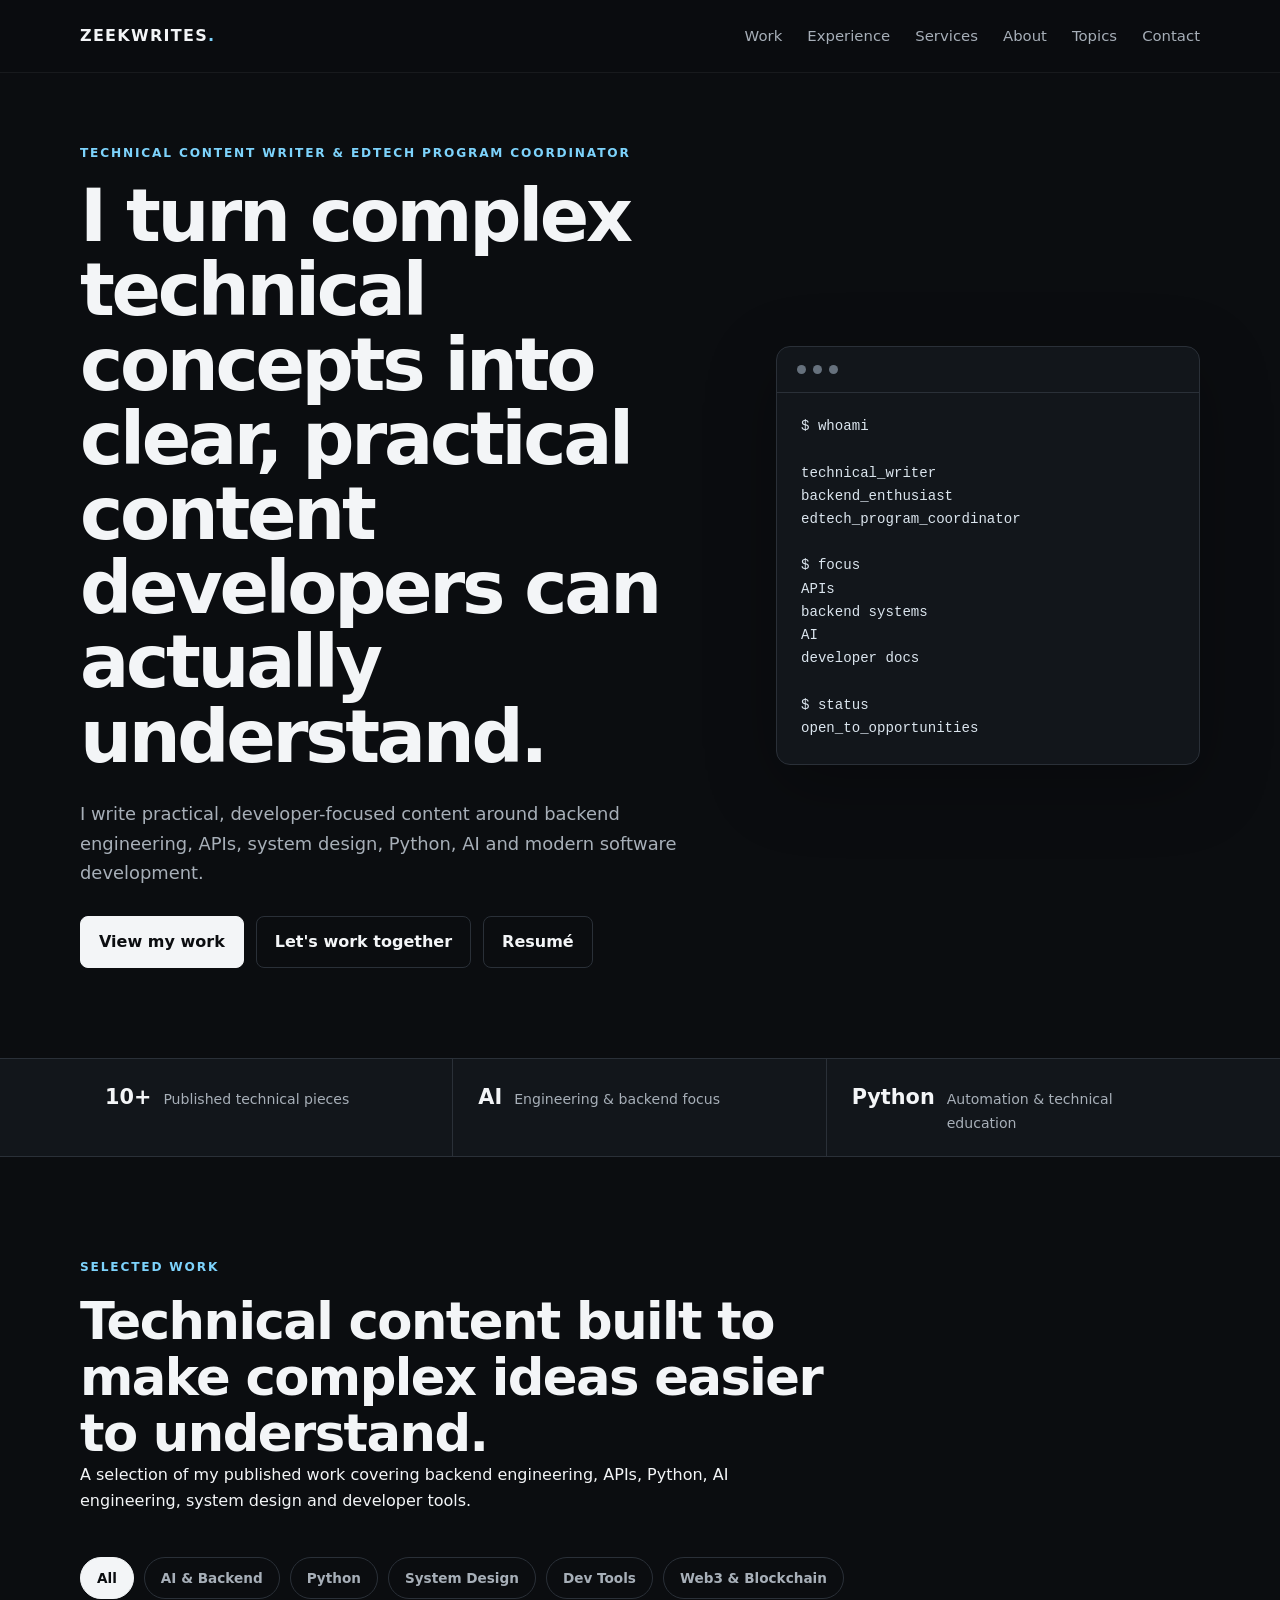
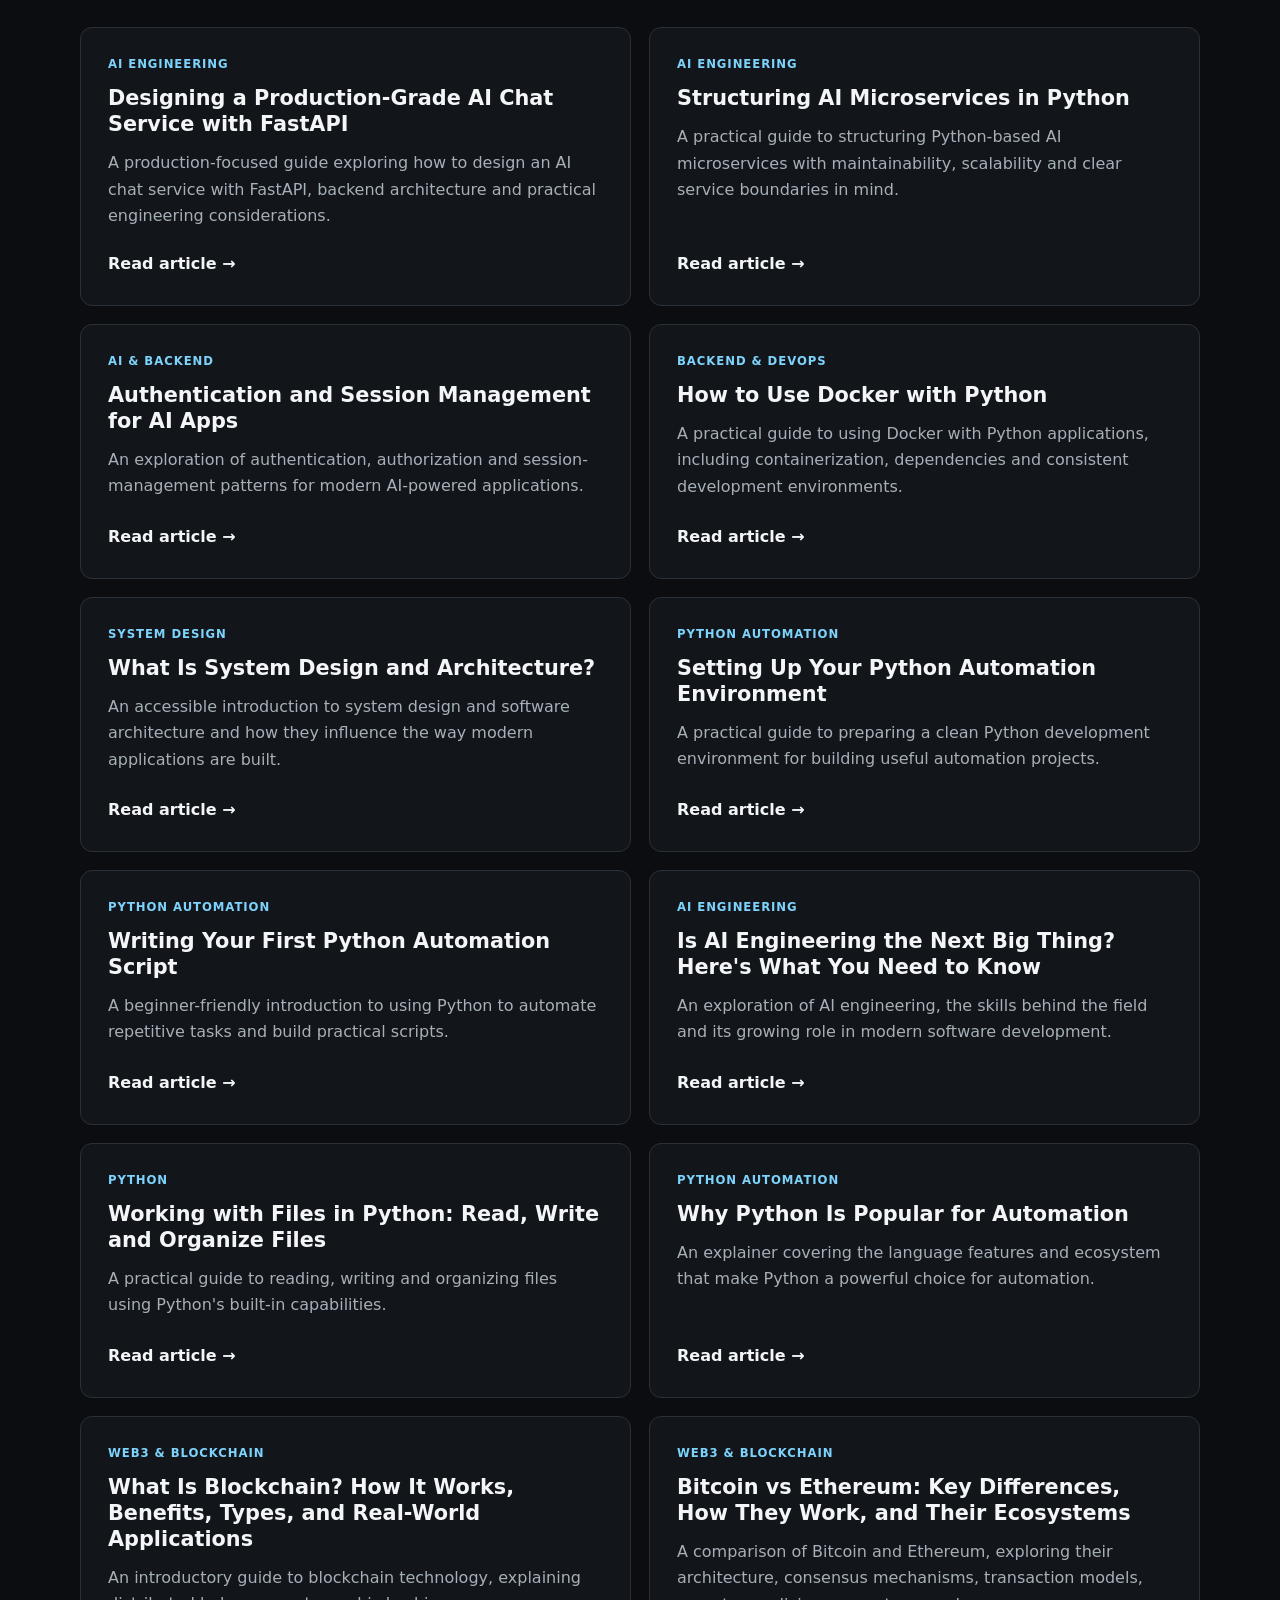
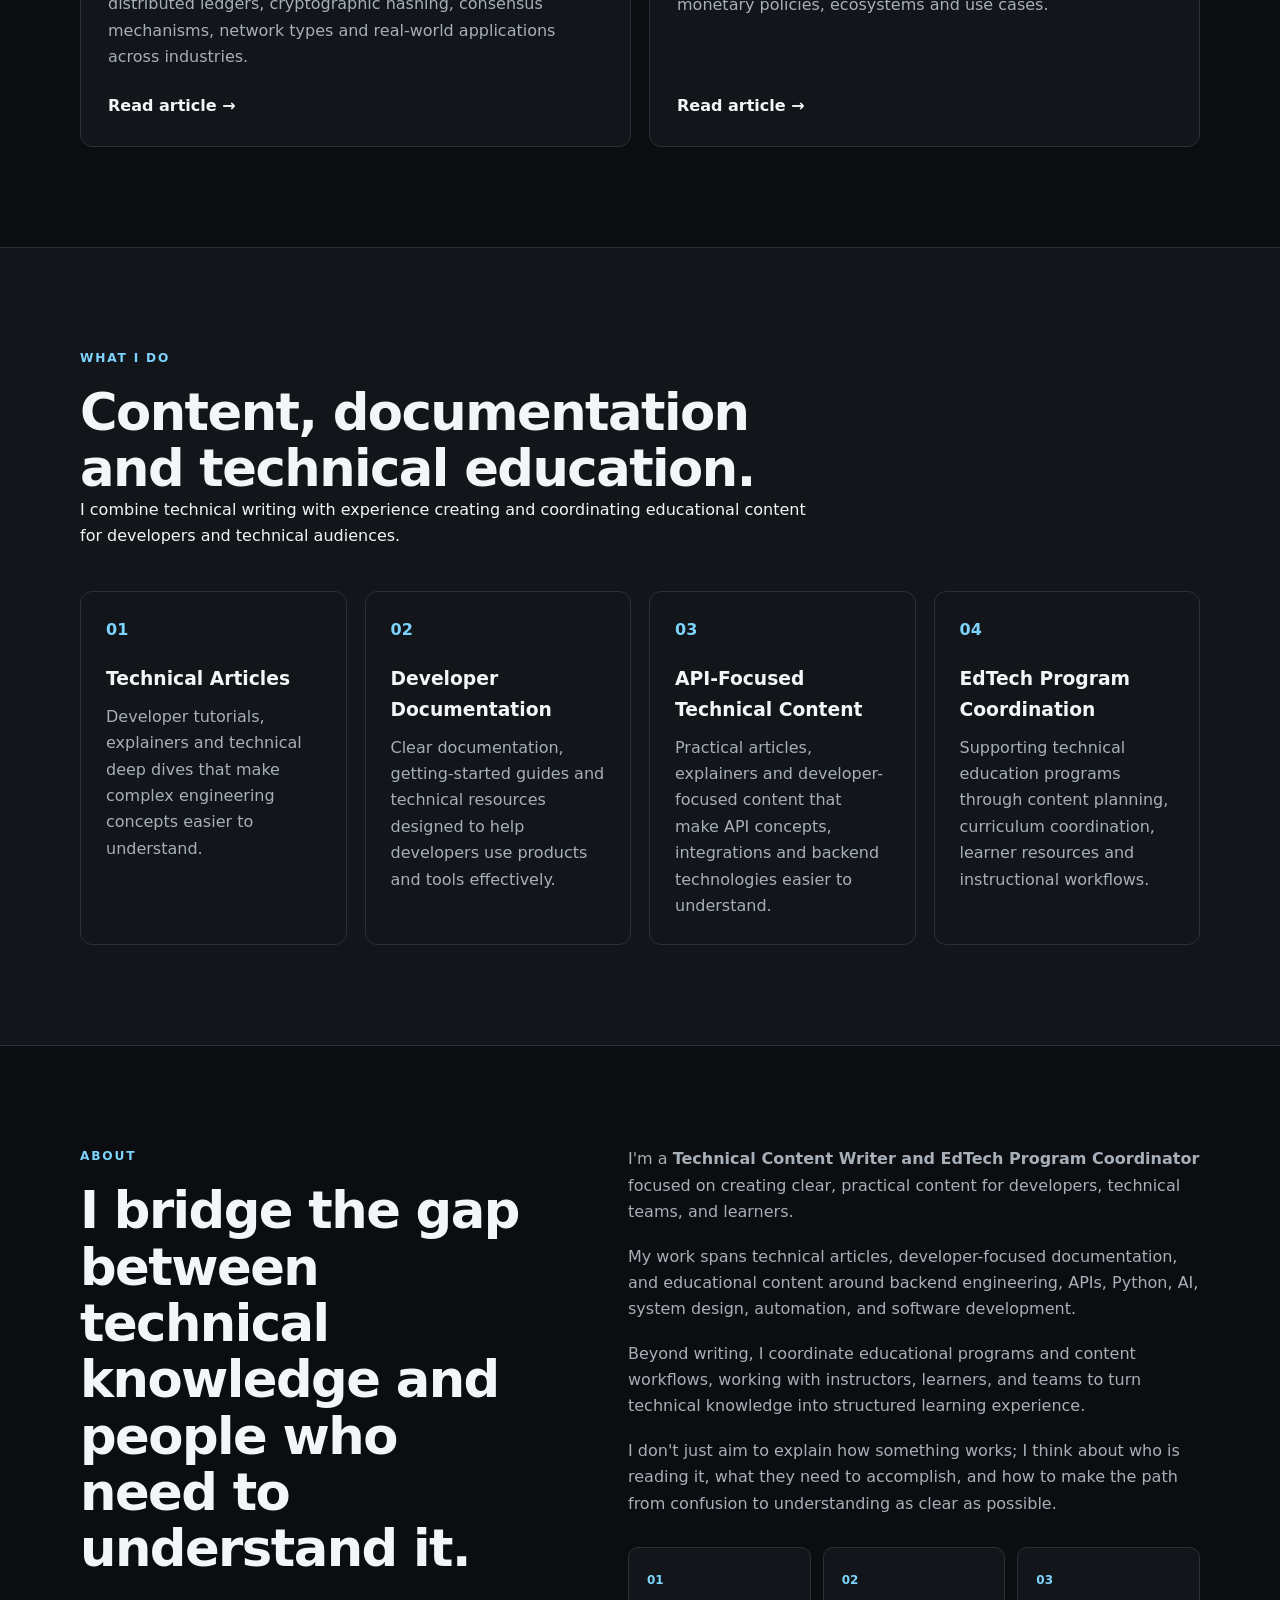
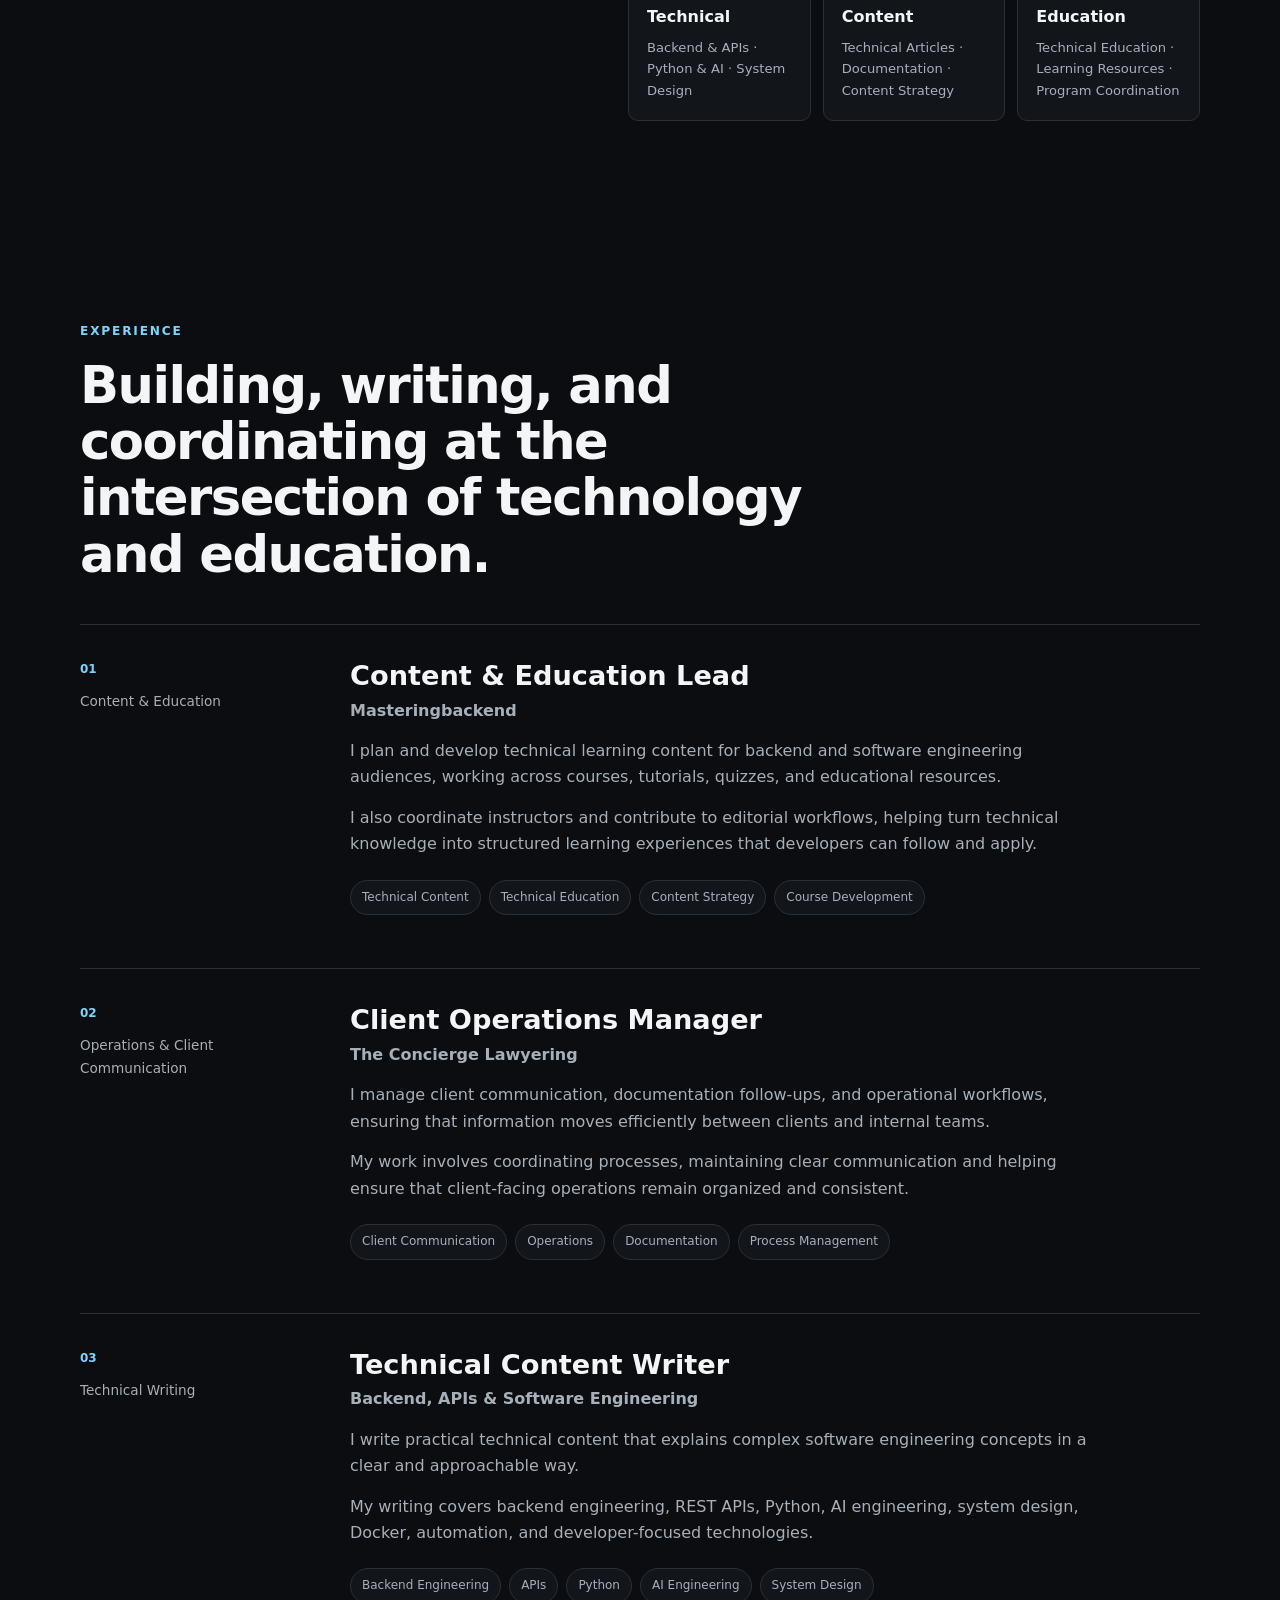
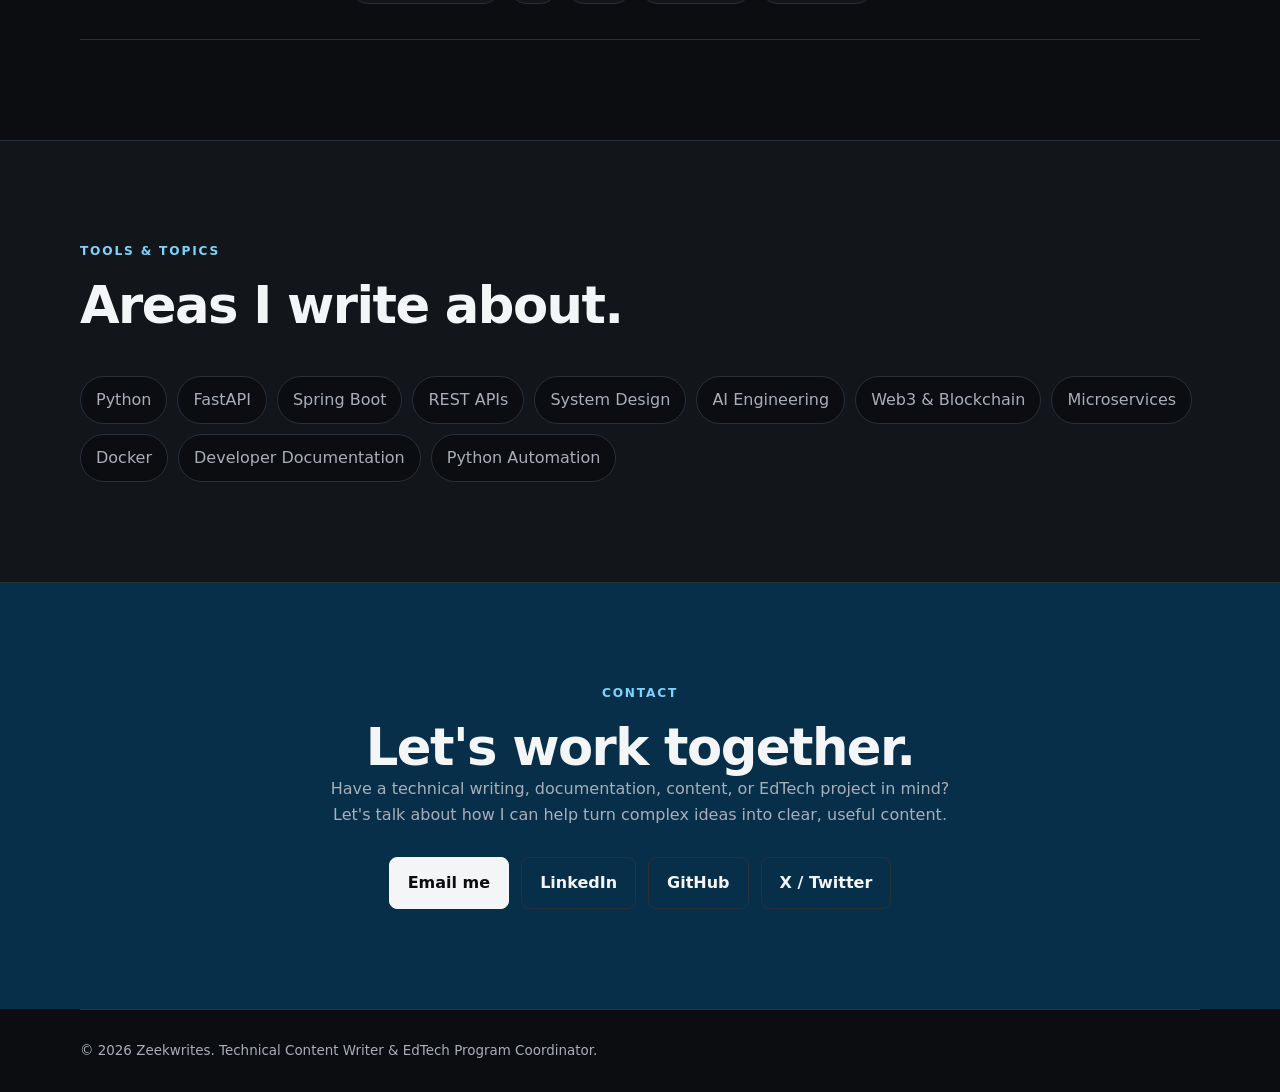
<file: index.html>
<!DOCTYPE html>
<html lang="en">
<head>
<meta charset="UTF-8">
<meta name="viewport" content="width=device-width, initial-scale=1.0">
<meta name="description" content="Zeekwrites — Technical Content Writer and EdTech Program Coordinator specializing in backend engineering, APIs, AI, Python and system design.">
<title>Zeekwrites — Technical Content Writer & EdTech Program Coordinator</title>
<link rel="stylesheet" href="style.css">
</head>
<body>
<header class="site-header">
<nav class="nav container">
<a class="brand" href="#home">ZEEKWRITES<span>.</span></a>
<button class="menu-toggle" aria-label="Open navigation">☰</button>
<div class="nav-links">
<a href="#work">Work</a>
<a href="#experience">Experience</a>
<a href="#services">Services</a>
<a href="#about">About</a>
<a href="#topics">Topics</a>
<a href="#contact">Contact</a>
</div>
</nav>
</header>

<main id="home">
<section class="hero container">
<div class="hero-copy">
<p class="eyebrow">TECHNICAL CONTENT WRITER & EDTECH PROGRAM COORDINATOR</p>
<h1>I turn complex technical concepts into clear, practical content developers can actually understand.</h1>
<p class="hero-text">I write practical, developer-focused content around backend engineering, APIs, system design, Python, AI and modern software development.</p>
<div class="hero-actions">
<a class="button primary" href="#work">View my work</a>
<a class="button secondary" href="#contact">Let's work together</a>
<a class="button secondary" href="Fawole-Toluwanimi-Ezekiel-CV.pdf" target="_blank" rel="noopener">Resumé</a>
</div>
</div>
<div class="hero-card">
<div class="terminal-top"><span></span><span></span><span></span></div>
<pre><code>$ whoami

technical_writer
backend_enthusiast
edtech_program_coordinator

$ focus
APIs
backend systems
AI
developer docs

$ status
open_to_opportunities</code></pre>
</div>
</section>

<section class="proof-strip">
<div class="container proof-inner">
<div><strong>10+</strong><span>Published technical pieces</span></div>
<div><strong>AI</strong><span>Engineering & backend focus</span></div>
<div><strong>Python</strong><span>Automation & technical education</span></div>
</div>
</section>

<section id="work" class="section container">
  <div class="section-heading">
    <p class="eyebrow">SELECTED WORK</p>
    <h2>Technical content built to make complex ideas easier to understand.</h2>
    <p class="section-intro">
      A selection of my published work covering backend engineering,
      APIs, Python, AI engineering, system design and developer tools.
    </p>
  </div>

  <div class="work-filters">
<button class="filter-button active" data-filter="all">All</button>
<button class="filter-button" data-filter="ai">AI & Backend</button>
<button class="filter-button" data-filter="python">Python</button>
<button class="filter-button" data-filter="system">System Design</button>
<button class="filter-button" data-filter="tools">Dev Tools</button>
<button class="filter-button" data-filter="web3">Web3 &amp; Blockchain</button>
</div>
  
  <div class="work-grid">

    <article class="work-card" data-category="ai">
      <span class="tag">AI Engineering</span>
      <h3>Designing a Production-Grade AI Chat Service with FastAPI</h3>
      <p>
        A production-focused guide exploring how to design an AI chat service
        with FastAPI, backend architecture and practical engineering considerations.
      </p>
      <a
        href="https://blog.masteringbackend.com/designing-a-production-grade-ai-chat-service-with-fast-api"
        class="text-link"
        target="_blank"
        rel="noopener noreferrer"
      >
        Read article →
      </a>
    </article>

    <article class="work-card" data-category="ai">
      <span class="tag">AI Engineering</span>
      <h3>Structuring AI Microservices in Python</h3>
      <p>
        A practical guide to structuring Python-based AI microservices with
        maintainability, scalability and clear service boundaries in mind.
      </p>
      <a
        href="https://blog.masteringbackend.com/structuring-ai-microservices-in-python"
        class="text-link"
        target="_blank"
        rel="noopener noreferrer"
      >
        Read article →
      </a>
    </article>

    <article class="work-card" data-category="ai">
      <span class="tag">AI & Backend</span>
      <h3>Authentication and Session Management for AI Apps</h3>
      <p>
        An exploration of authentication, authorization and session-management
        patterns for modern AI-powered applications.
      </p>
      <a
        href="https://blog.masteringbackend.com/authentication-and-session-management-for-ai-apps"
        class="text-link"
        target="_blank"
        rel="noopener noreferrer"
      >
        Read article →
      </a>
    </article>

    <article class="work-card" data-category="tools">
      <span class="tag">Backend & DevOps</span>
      <h3>How to Use Docker with Python</h3>
      <p>
        A practical guide to using Docker with Python applications, including
        containerization, dependencies and consistent development environments.
      </p>
      <a
        href="https://blog.masteringbackend.com/how-to-use-docker-with-python"
        class="text-link"
        target="_blank"
        rel="noopener noreferrer"
      >
        Read article →
      </a>
    </article>

    <article class="work-card" data-category="system">
      <span class="tag">System Design</span>
      <h3>What Is System Design and Architecture?</h3>
      <p>
        An accessible introduction to system design and software architecture
        and how they influence the way modern applications are built.
      </p>
      <a
        href="https://blog.masteringbackend.com/what-is-system-design-and-architecture"
        class="text-link"
        target="_blank"
        rel="noopener noreferrer"
      >
        Read article →
      </a>
    </article>

   <article class="work-card" data-category="python">
      <span class="tag">Python Automation</span>
      <h3>Setting Up Your Python Automation Environment</h3>
      <p>
        A practical guide to preparing a clean Python development environment
        for building useful automation projects.
      </p>
      <a
        href="https://blog.masteringbackend.com/setting-up-your-python-automation-environment"
        class="text-link"
        target="_blank"
        rel="noopener noreferrer"
      >
        Read article →
      </a>
    </article>

    <article class="work-card" data-category="python">
      <span class="tag">Python Automation</span>
      <h3>Writing Your First Python Automation Script</h3>
      <p>
        A beginner-friendly introduction to using Python to automate repetitive
        tasks and build practical scripts.
      </p>
      <a
        href="https://blog.masteringbackend.com/writing-your-first-python-automation-script"
        class="text-link"
        target="_blank"
        rel="noopener noreferrer"
      >
        Read article →
      </a>
    </article>

    <article class="work-card" data-category="ai">
      <span class="tag">AI Engineering</span>
      <h3>Is AI Engineering the Next Big Thing? Here's What You Need to Know</h3>
      <p>
        An exploration of AI engineering, the skills behind the field and its
        growing role in modern software development.
      </p>
      <a
        href="https://blog.masteringbackend.com/is-ai-engineering-the-next-big-thing-heres-what-you-need-to-know"
        class="text-link"
        target="_blank"
        rel="noopener noreferrer"
      >
        Read article →
      </a>
    </article>

    <article class="work-card" data-category="python">
      <span class="tag">Python</span>
      <h3>Working with Files in Python: Read, Write and Organize Files</h3>
      <p>
        A practical guide to reading, writing and organizing files using
        Python's built-in capabilities.
      </p>
      <a
        href="https://blog.masteringbackend.com/working-with-files-in-python-read-write-and-organize-files"
        class="text-link"
        target="_blank"
        rel="noopener noreferrer"
      >
        Read article →
      </a>
    </article>

    <article class="work-card" data-category="python">
      <span class="tag">Python Automation</span>
      <h3>Why Python Is Popular for Automation</h3>
      <p>
        An explainer covering the language features and ecosystem that make
        Python a powerful choice for automation.
      </p>
      <a
        href="https://blog.masteringbackend.com/why-python-is-popular-for-automation"
        class="text-link"
        target="_blank"
        rel="noopener noreferrer"
      >
        Read article →
      </a>
    </article>

    <article class="work-card" data-category="web3">
      <span class="tag">Web3 &amp; Blockchain</span>
      <h3>What Is Blockchain? How It Works, Benefits, Types, and Real-World Applications</h3>
      <p>
        An introductory guide to blockchain technology, explaining distributed ledgers,
        cryptographic hashing, consensus mechanisms, network types and real-world
        applications across industries.
      </p>
      <a href="blockchain.html" class="text-link">Read article →</a>
    </article>

    <article class="work-card" data-category="web3">
      <span class="tag">Web3 &amp; Blockchain</span>
      <h3>Bitcoin vs Ethereum: Key Differences, How They Work, and Their Ecosystems</h3>
      <p>
        A comparison of Bitcoin and Ethereum, exploring their architecture, consensus
        mechanisms, transaction models, monetary policies, ecosystems and use cases.
      </p>
      <a href="bitcoin-vs-ethereum.html" class="text-link">Read article →</a>
    </article>

  </div>
</section>

<section id="services" class="section alt">
  <div class="container">

    <div class="section-heading">
      <p class="eyebrow">WHAT I DO</p>
      <h2>Content, documentation and technical education.</h2>
      <p class="section-intro">
        I combine technical writing with experience creating and coordinating
        educational content for developers and technical audiences.
      </p>
    </div>

    <div class="services-grid">

      <div class="service">
        <span>01</span>
        <h3>Technical Articles</h3>
        <p>
          Developer tutorials, explainers and technical deep dives that make
          complex engineering concepts easier to understand.
        </p>
      </div>

      <div class="service">
        <span>02</span>
        <h3>Developer Documentation</h3>
        <p>
          Clear documentation, getting-started guides and technical resources
          designed to help developers use products and tools effectively.
        </p>
      </div>

      <div class="service">
        <span>03</span>
        <h3>API-Focused Technical Content</h3>
        <p>
          Practical articles, explainers and developer-focused content that make API concepts, integrations and backend technologies easier to understand.
        </p>
      </div>

      <div class="service">
        <span>04</span>
        <h3>EdTech Program Coordination</h3>
        <p>
          Supporting technical education programs through content planning,
          curriculum coordination, learner resources and instructional workflows.
        </p>
      </div>

    </div>
  </div>
</section>

<section id="about" class="section container about">

  <div>
    <p class="eyebrow">ABOUT</p>

    <h2>
      I bridge the gap between technical knowledge and people who need to understand it.
    </h2>
  </div>

  <div>

    <p>
      I'm a <strong>Technical Content Writer and EdTech Program Coordinator</strong>
      focused on creating clear, practical content for developers, technical teams,
      and learners.
    </p>

      <p>
      My work spans technical articles, developer-focused documentation, and
      educational content around backend engineering, APIs, Python, AI, system
      design, automation, and software development.
    </p>

    <p>
      Beyond writing, I coordinate educational programs and content workflows, working with instructors, learners, and teams to turn technical knowledge into structured learning experience.
    </p>

    <p>
      I don't just aim to explain how something works; I think about who is reading it,
      what they need to accomplish, and how to make the path from confusion to
      understanding as clear as possible.
    </p>

    <div class="about-highlights">

      <div class="about-highlight">
        <span>01</span>
        <h3>Technical</h3>
        <p>Backend & APIs · Python & AI · System Design</p>
      </div>

      <div class="about-highlight">
        <span>02</span>
        <h3>Content</h3>
        <p>Technical Articles · Documentation · Content Strategy</p>
      </div>

      <div class="about-highlight">
        <span>03</span>
        <h3>Education</h3>
        <p>Technical Education · Learning Resources · Program Coordination</p>
      </div>

    </div>

  </div>

</section>

<section id="experience" class="section experience">
  <div class="container">

    <div class="section-heading">
      <p class="eyebrow">EXPERIENCE</p>
      <h2>Building, writing, and coordinating at the intersection of technology and education.</h2>
    </div>

    <div class="experience-list">

      <article class="experience-item">
        <div class="experience-meta">
          <span>01</span>
          <p>Content & Education</p>
        </div>

        <div class="experience-content">
          <h3>Content & Education Lead</h3>
          <p class="experience-company">Masteringbackend</p>

          <p>
            I plan and develop technical learning content for backend and software
            engineering audiences, working across courses, tutorials, quizzes, and
            educational resources.
          </p>

          <p>
            I also coordinate instructors and contribute to editorial workflows,
            helping turn technical knowledge into structured learning experiences
            that developers can follow and apply.
          </p>

          <div class="experience-tags">
            <span>Technical Content</span>
            <span>Technical Education</span>
            <span>Content Strategy</span>
            <span>Course Development</span>
          </div>
        </div>
      </article>


      <article class="experience-item">
        <div class="experience-meta">
          <span>02</span>
          <p>Operations & Client Communication</p>
        </div>

        <div class="experience-content">
          <h3>Client Operations Manager</h3>
          <p class="experience-company">The Concierge Lawyering</p>

          <p>
            I manage client communication, documentation follow-ups, and operational
            workflows, ensuring that information moves efficiently between clients
            and internal teams.
          </p>

          <p>
            My work involves coordinating processes, maintaining clear communication
            and helping ensure that client-facing operations remain organized and
            consistent.
          </p>

          <div class="experience-tags">
            <span>Client Communication</span>
            <span>Operations</span>
            <span>Documentation</span>
            <span>Process Management</span>
          </div>
        </div>
      </article>


      <article class="experience-item">
        <div class="experience-meta">
          <span>03</span>
          <p>Technical Writing</p>
        </div>

        <div class="experience-content">
          <h3>Technical Content Writer</h3>
          <p class="experience-company">Backend, APIs & Software Engineering</p>

          <p>
            I write practical technical content that explains complex software
            engineering concepts in a clear and approachable way.
          </p>

          <p>
            My writing covers backend engineering, REST APIs, Python, AI engineering,
            system design, Docker, automation, and developer-focused technologies.
          </p>

          <div class="experience-tags">
            <span>Backend Engineering</span>
            <span>APIs</span>
            <span>Python</span>
            <span>AI Engineering</span>
            <span>System Design</span>
          </div>
        </div>
      </article>

    </div>
  </div>
</section>
  
<section id="topics" class="section alt">
<div class="container">
<div class="section-heading"><p class="eyebrow">TOOLS & TOPICS</p><h2>Areas I write about.</h2></div>
<div class="topic-list">
<span>Python</span><span>FastAPI</span><span>Spring Boot</span><span>REST APIs</span><span>System Design</span><span>AI Engineering</span><span>Web3 &amp; Blockchain</span><span>Microservices</span><span>Docker</span><span>Developer Documentation</span><span>Python Automation</span>
</div>
</div>
</section>

<section class="section contact" id="contact">
  <div class="container contact-inner">
    <div class="eyebrow">CONTACT</div>

    <h2>Let's work together.</h2>

    <p>
      Have a technical writing, documentation, content, or EdTech project in mind?
      Let's talk about how I can help turn complex ideas into clear, useful content.
    </p>

    <div class="contact-links">
      <a class="button primary" href="mailto:fawoleezekiel1@gmail.com">
        Email me
      </a>

      <a class="button secondary"
         href="https://www.linkedin.com/in/ezekiel-fawole"
         target="_blank"
         rel="noopener noreferrer">
        LinkedIn
      </a>

      <a class="button secondary"
         href="https://github.com/tolueneexx"
         target="_blank"
         rel="noopener noreferrer">
        GitHub
      </a>

      <a class="button secondary"
         href="https://x.com/tolueneexx"
         target="_blank"
         rel="noopener noreferrer">
        X / Twitter
      </a>
    </div>
  </div>
</section>
</main>

<footer class="footer container">
<p>© <span id="year"></span> Zeekwrites. Technical Content Writer & EdTech Program Coordinator.</p>
</footer>
<script src="script.js"></script>
</body>
</html>
</file>
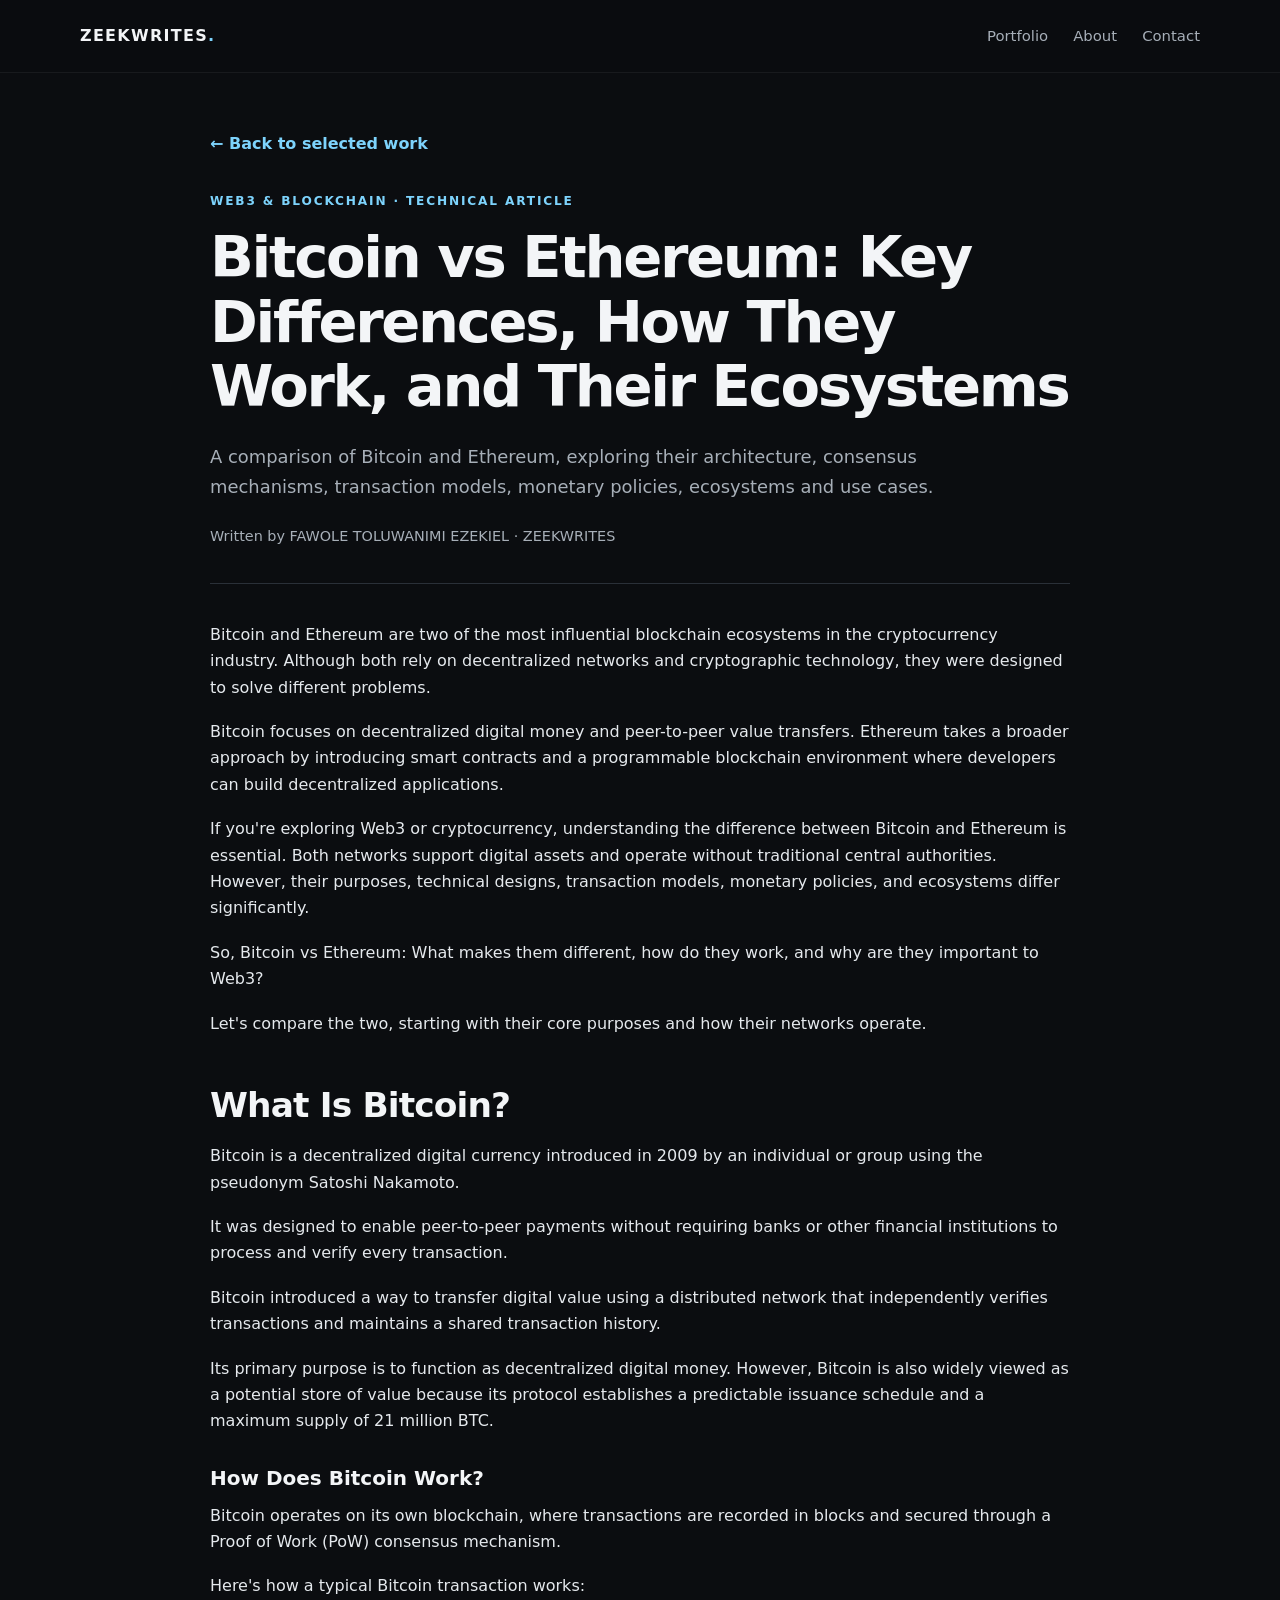
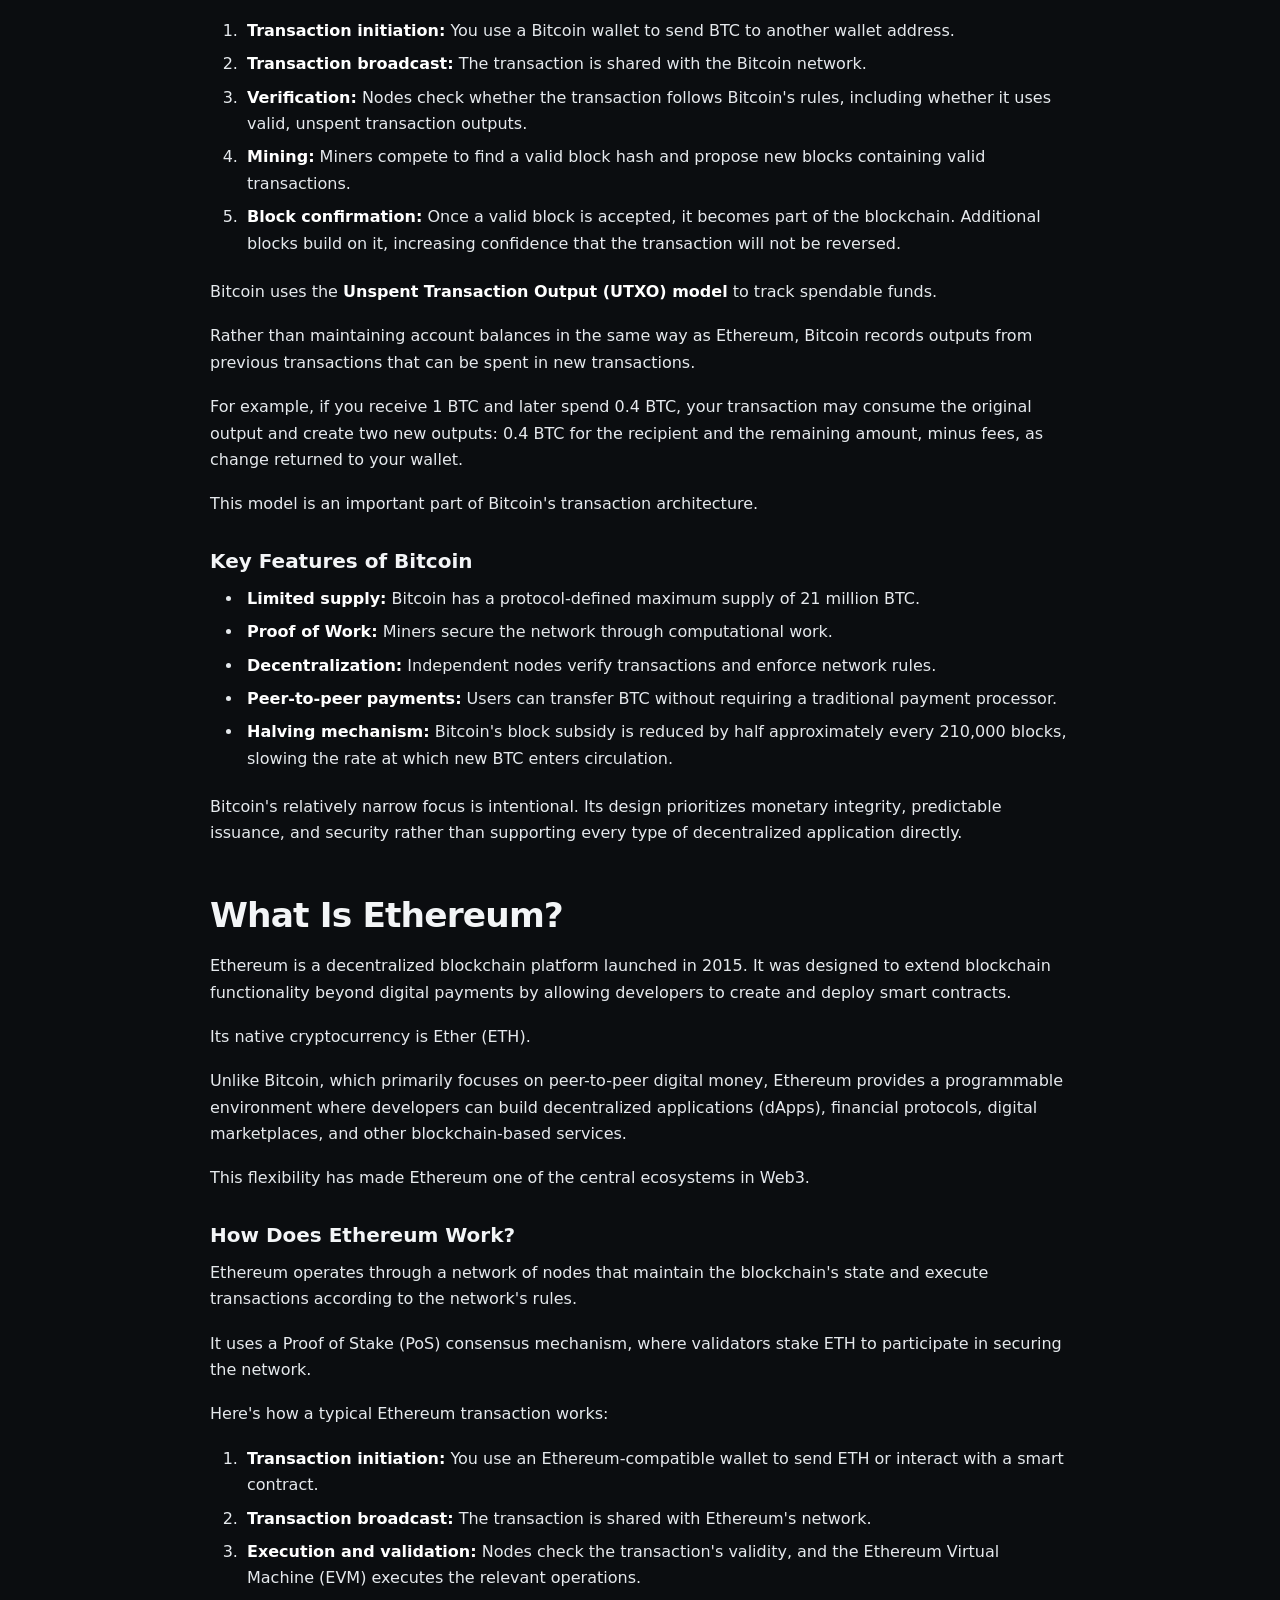
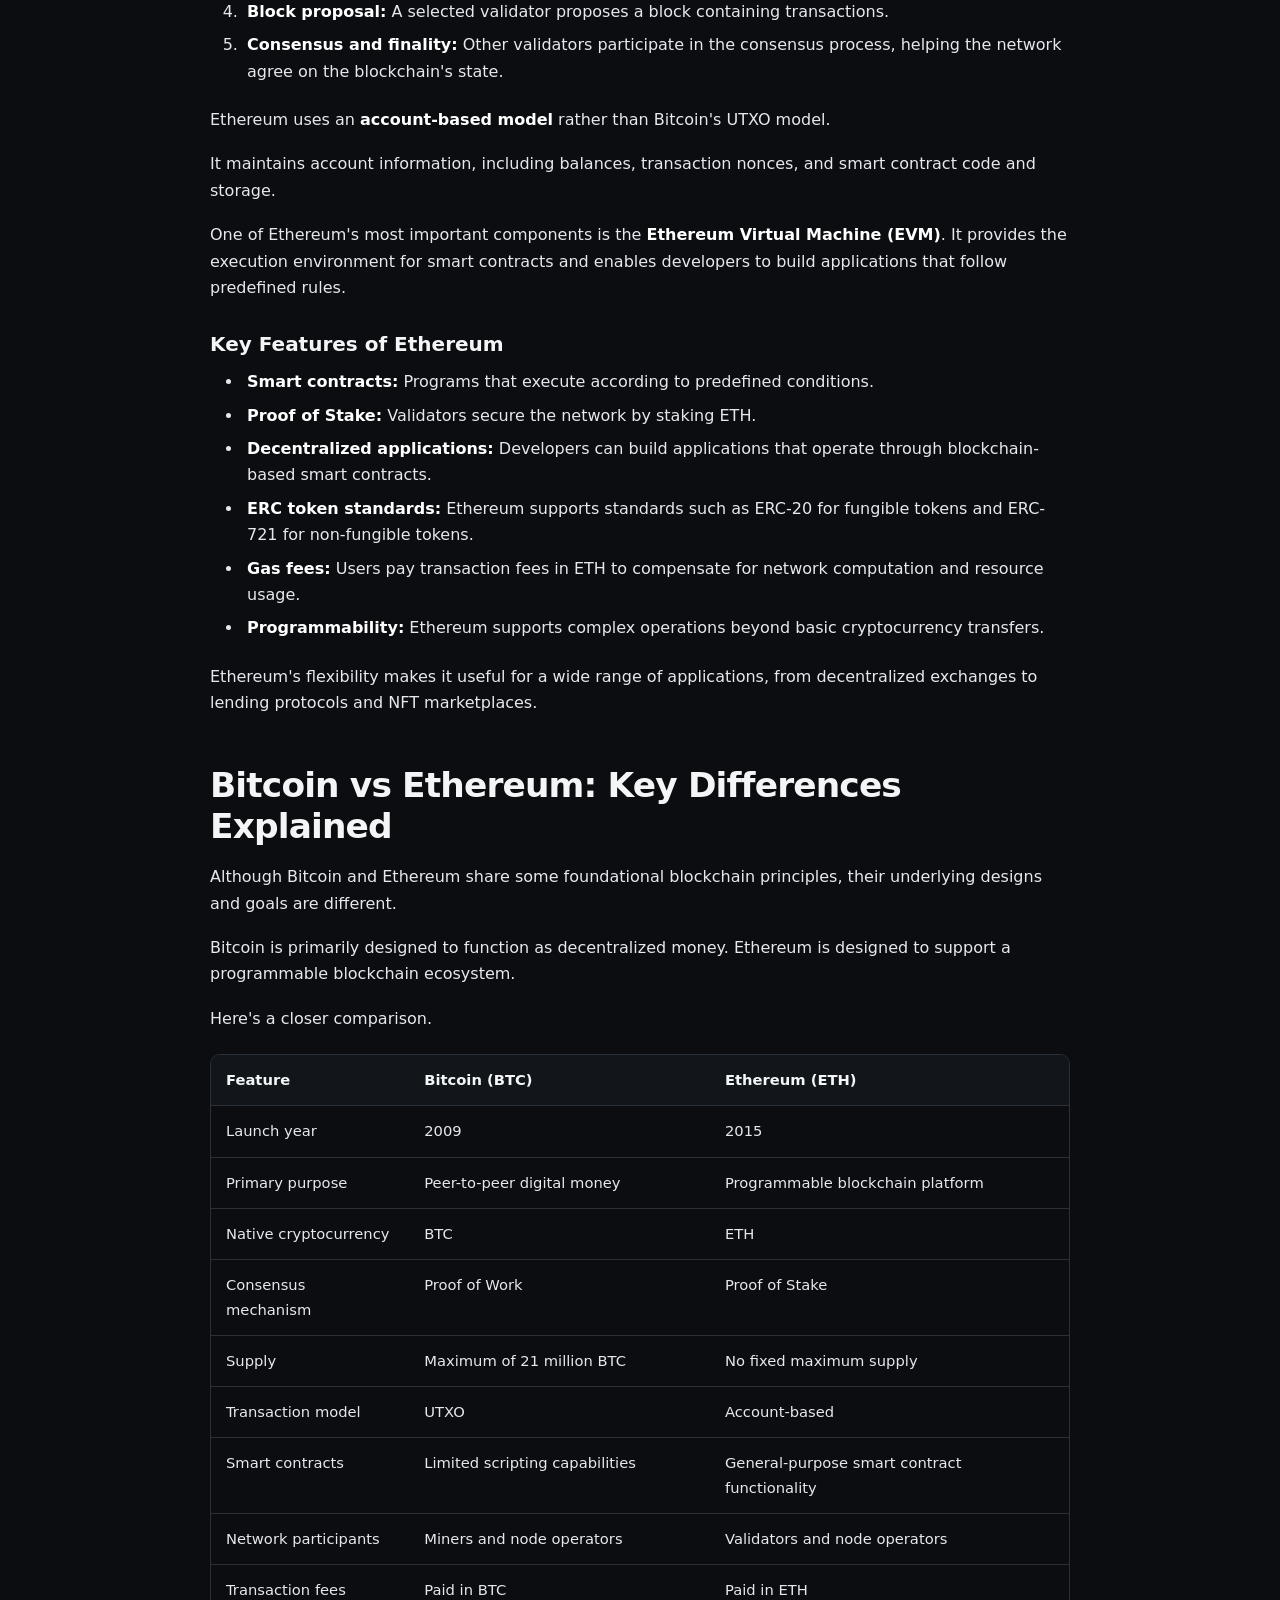
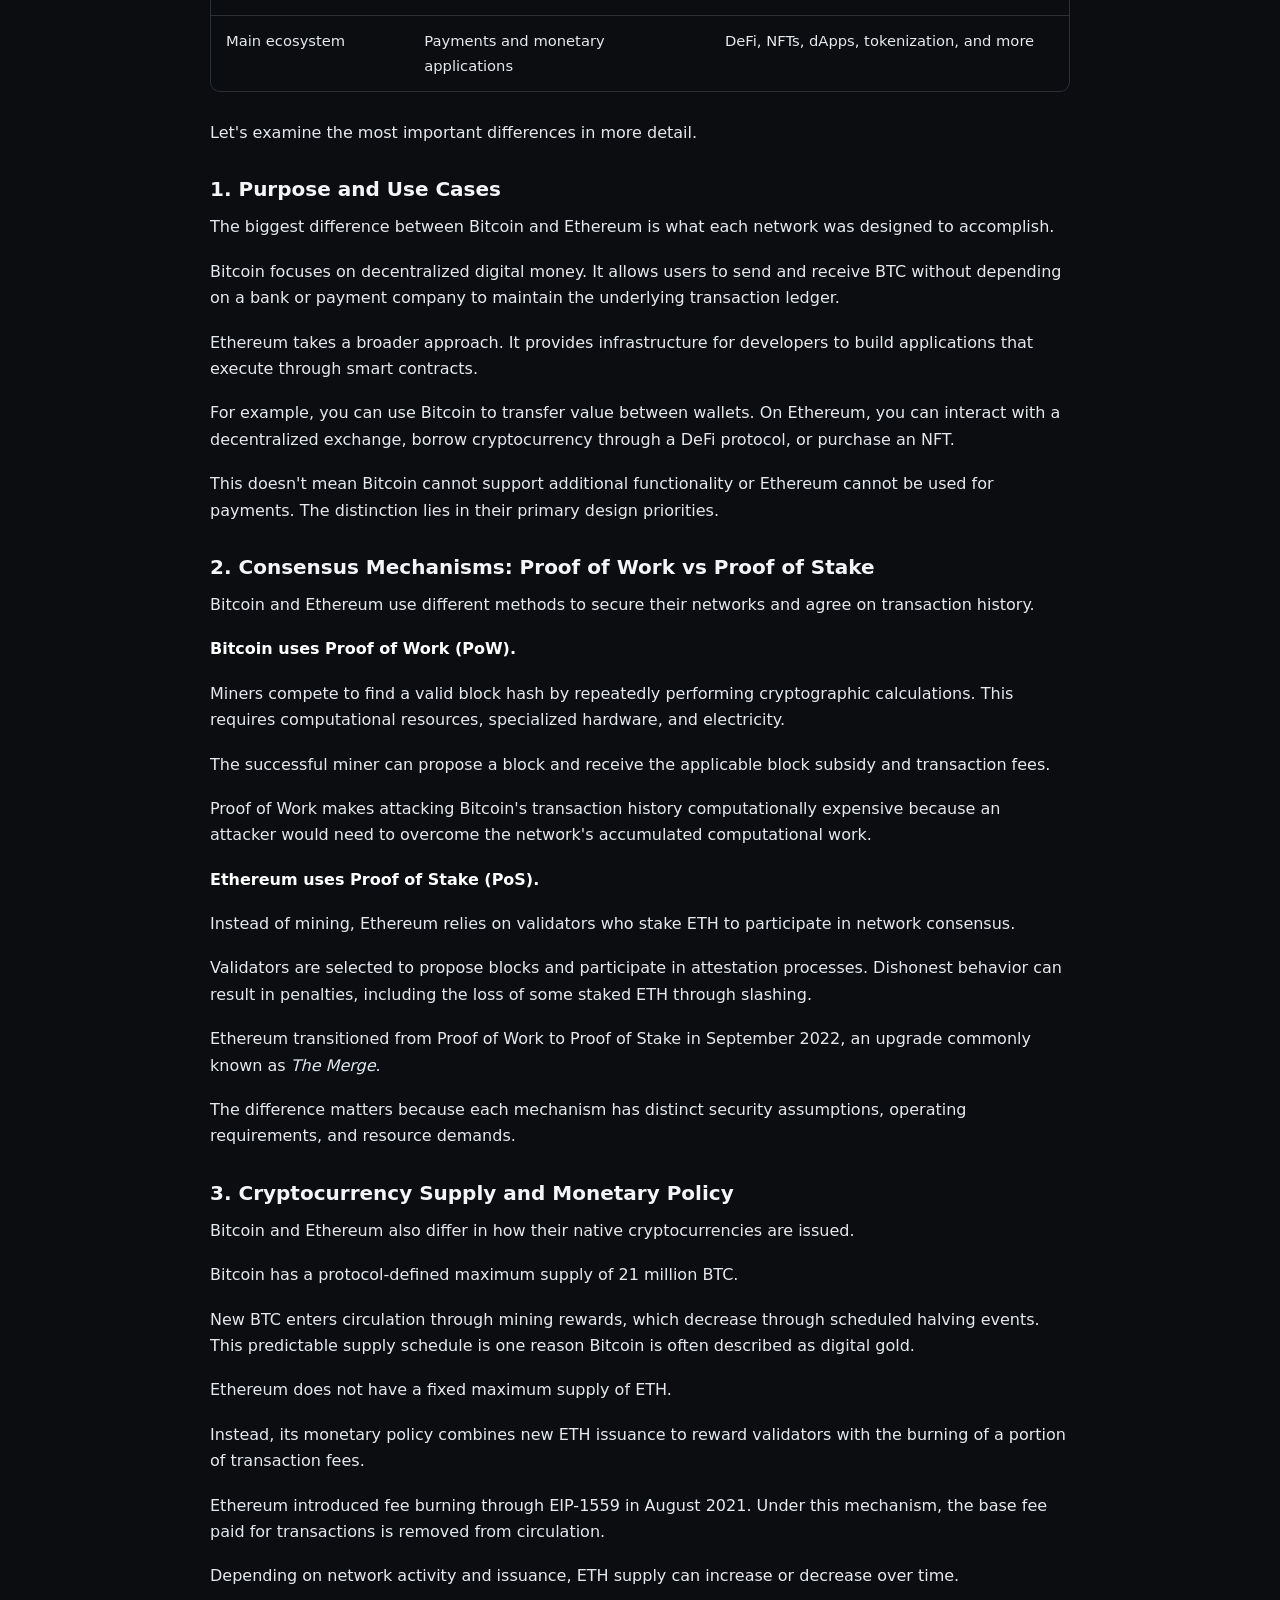
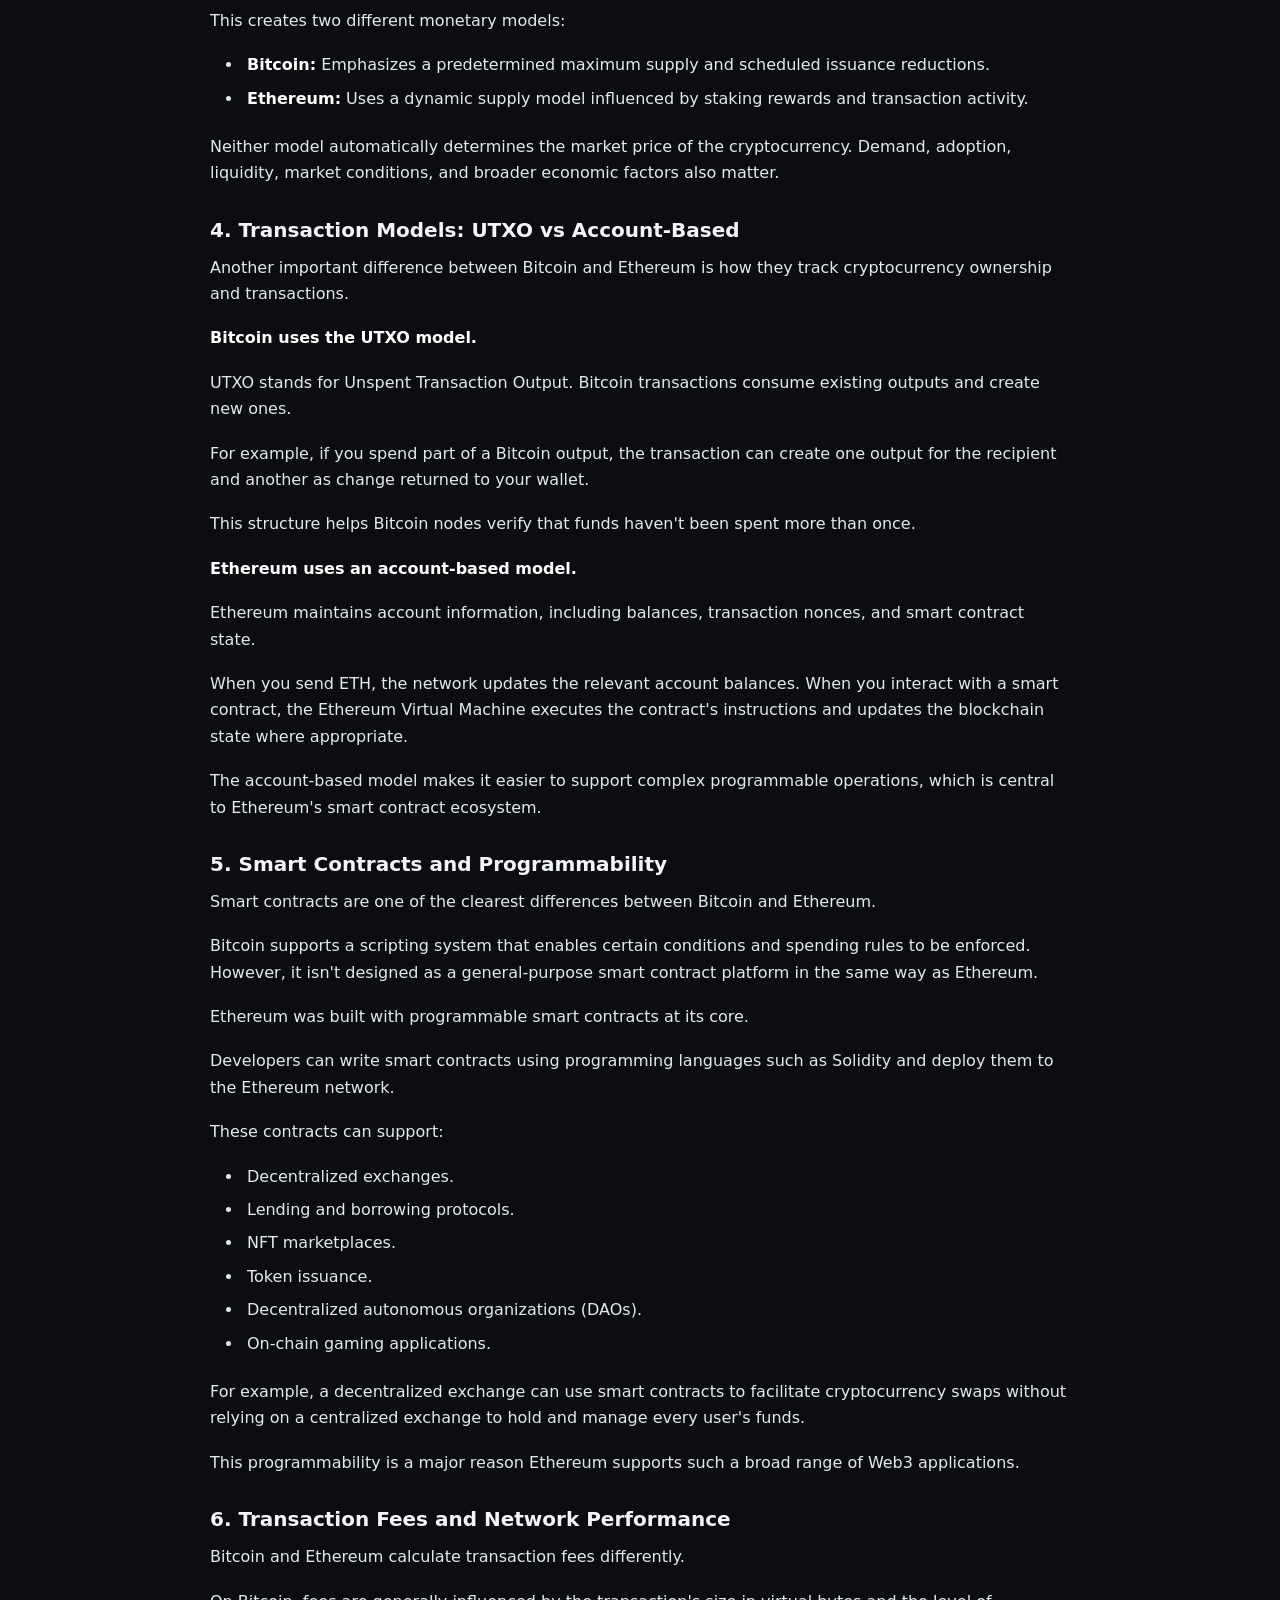
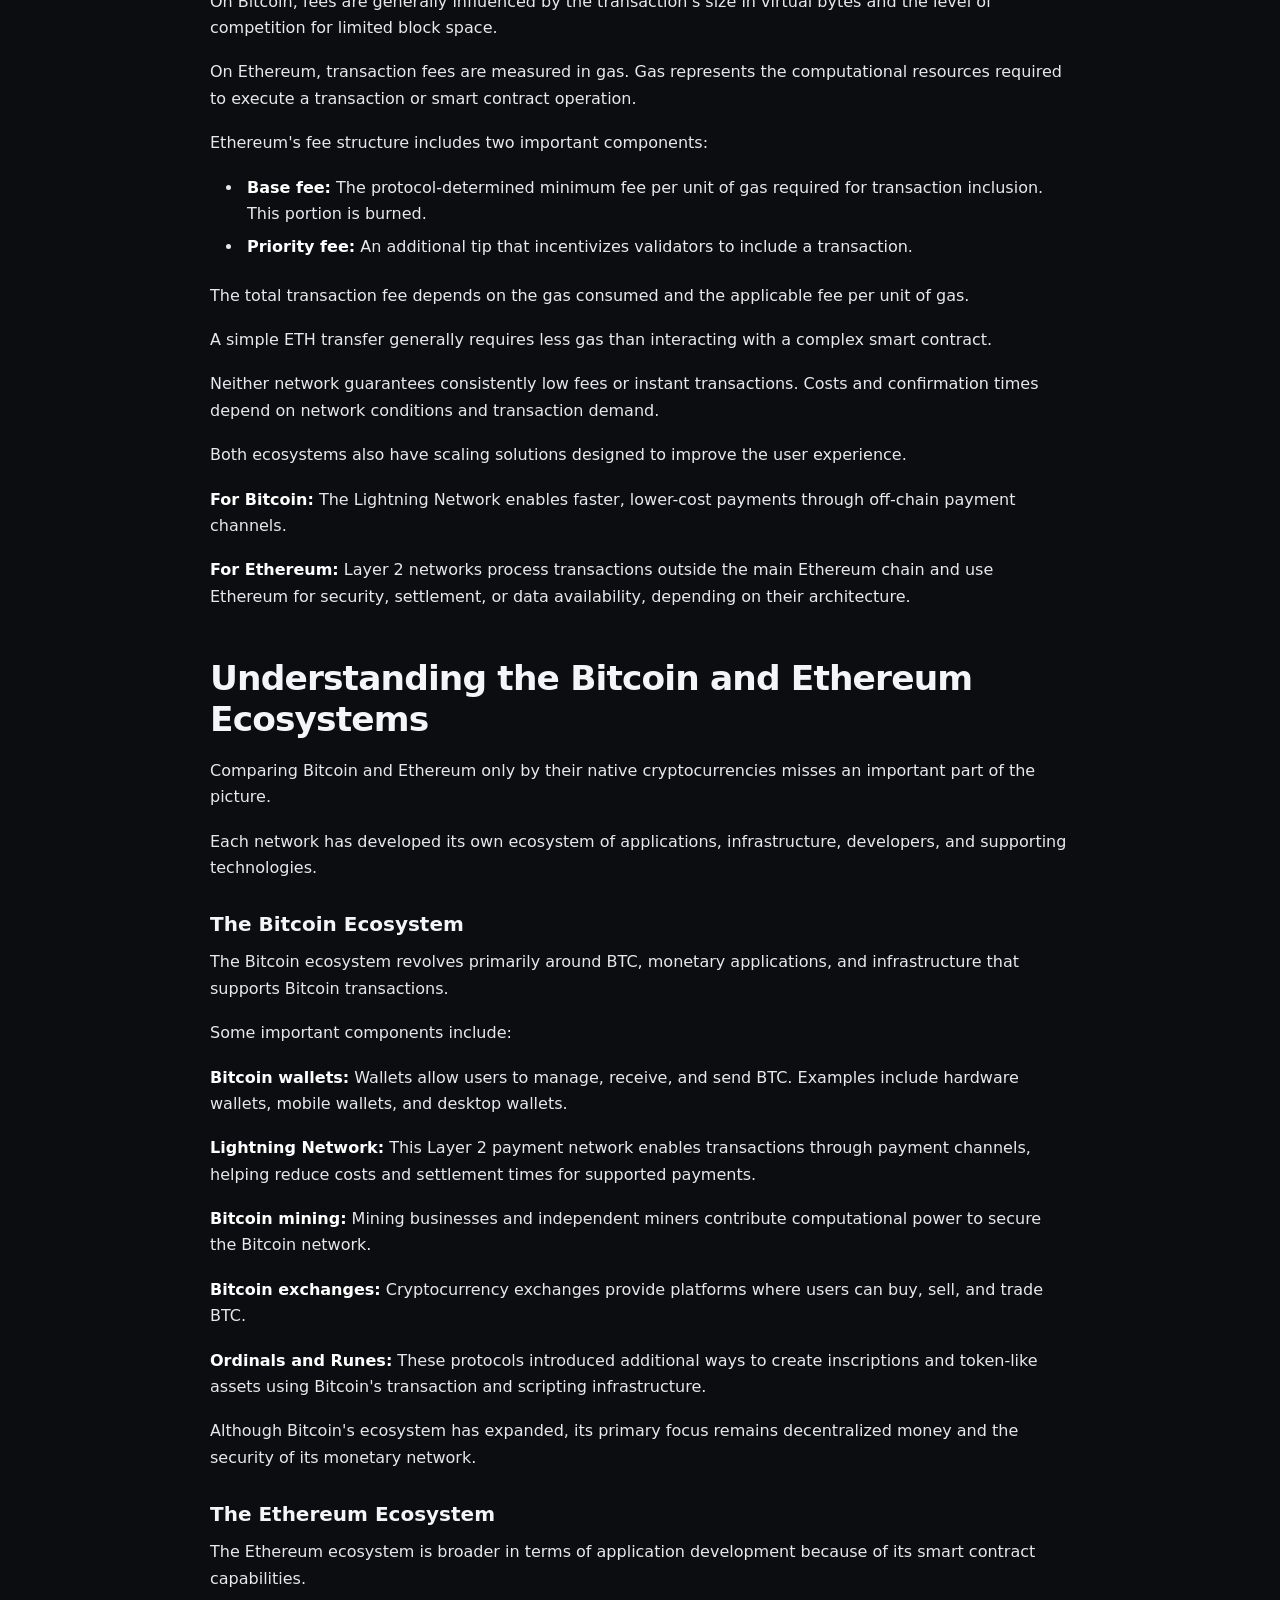
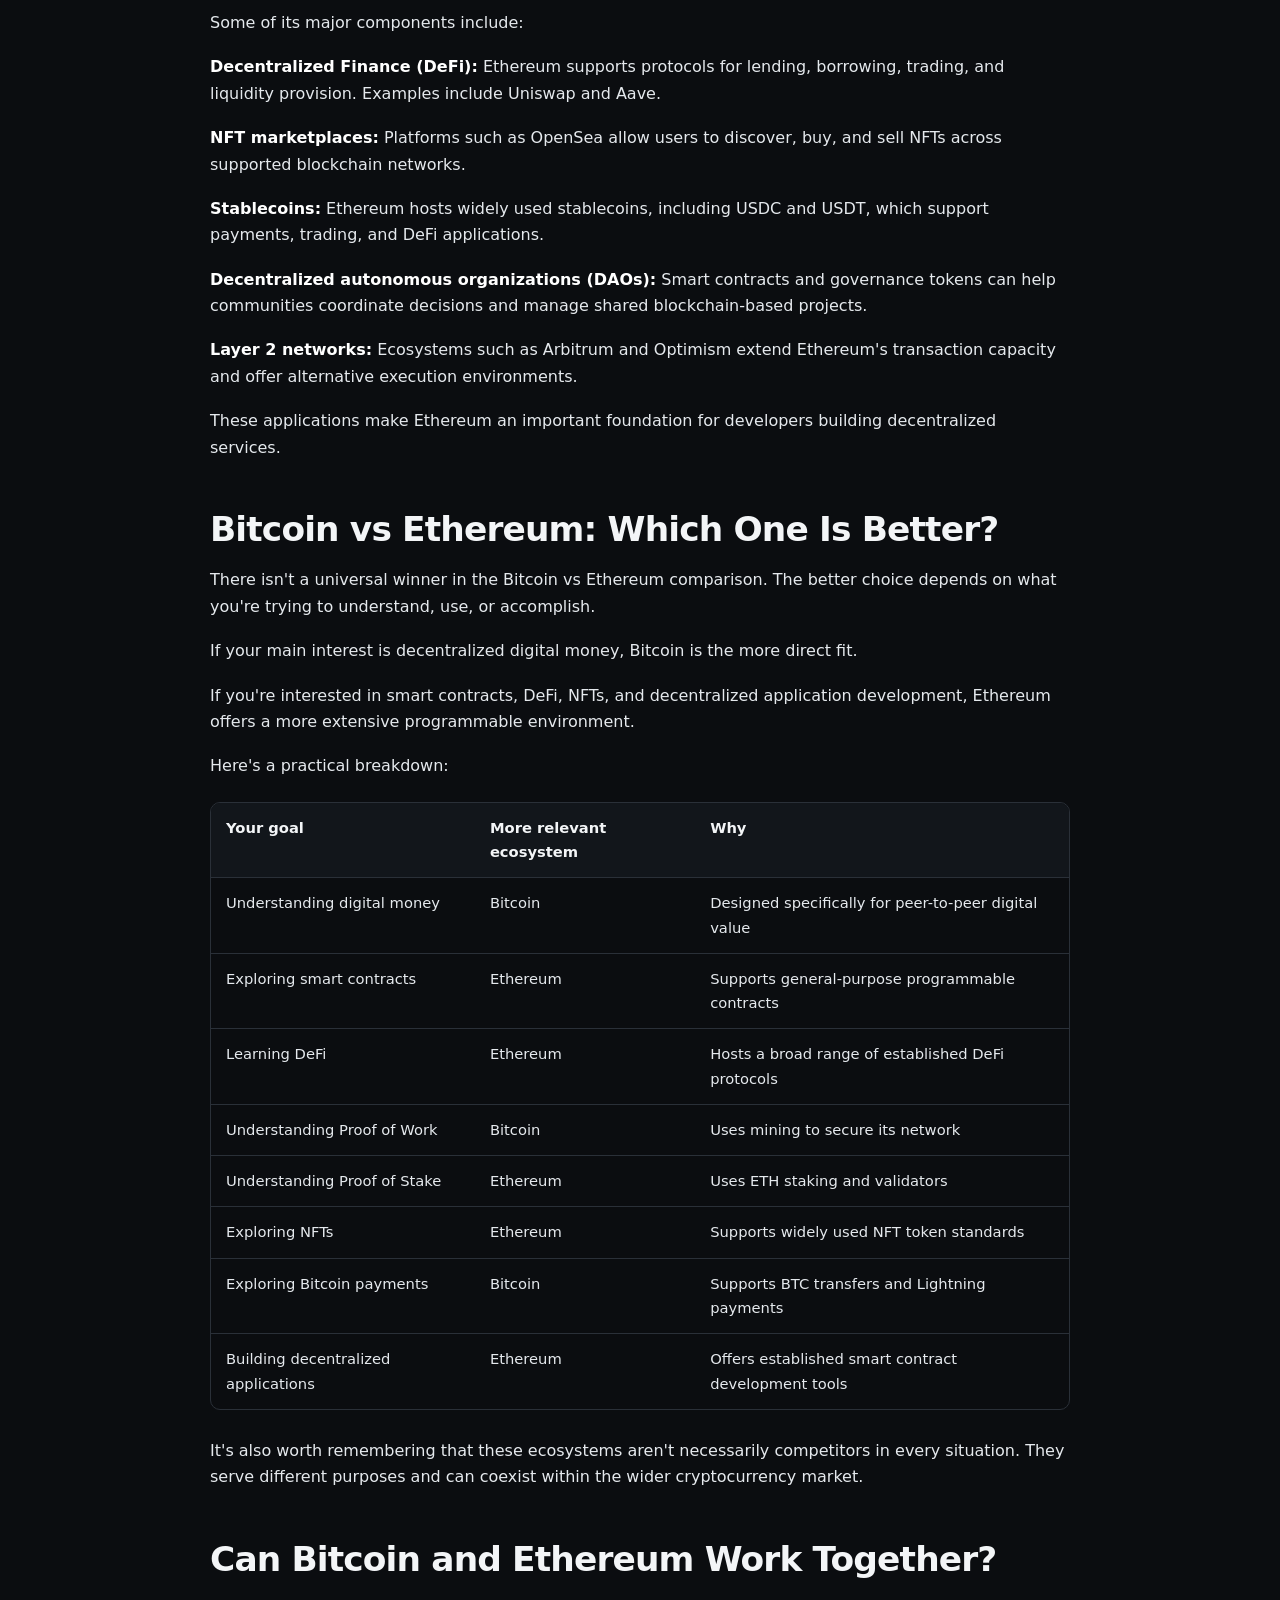
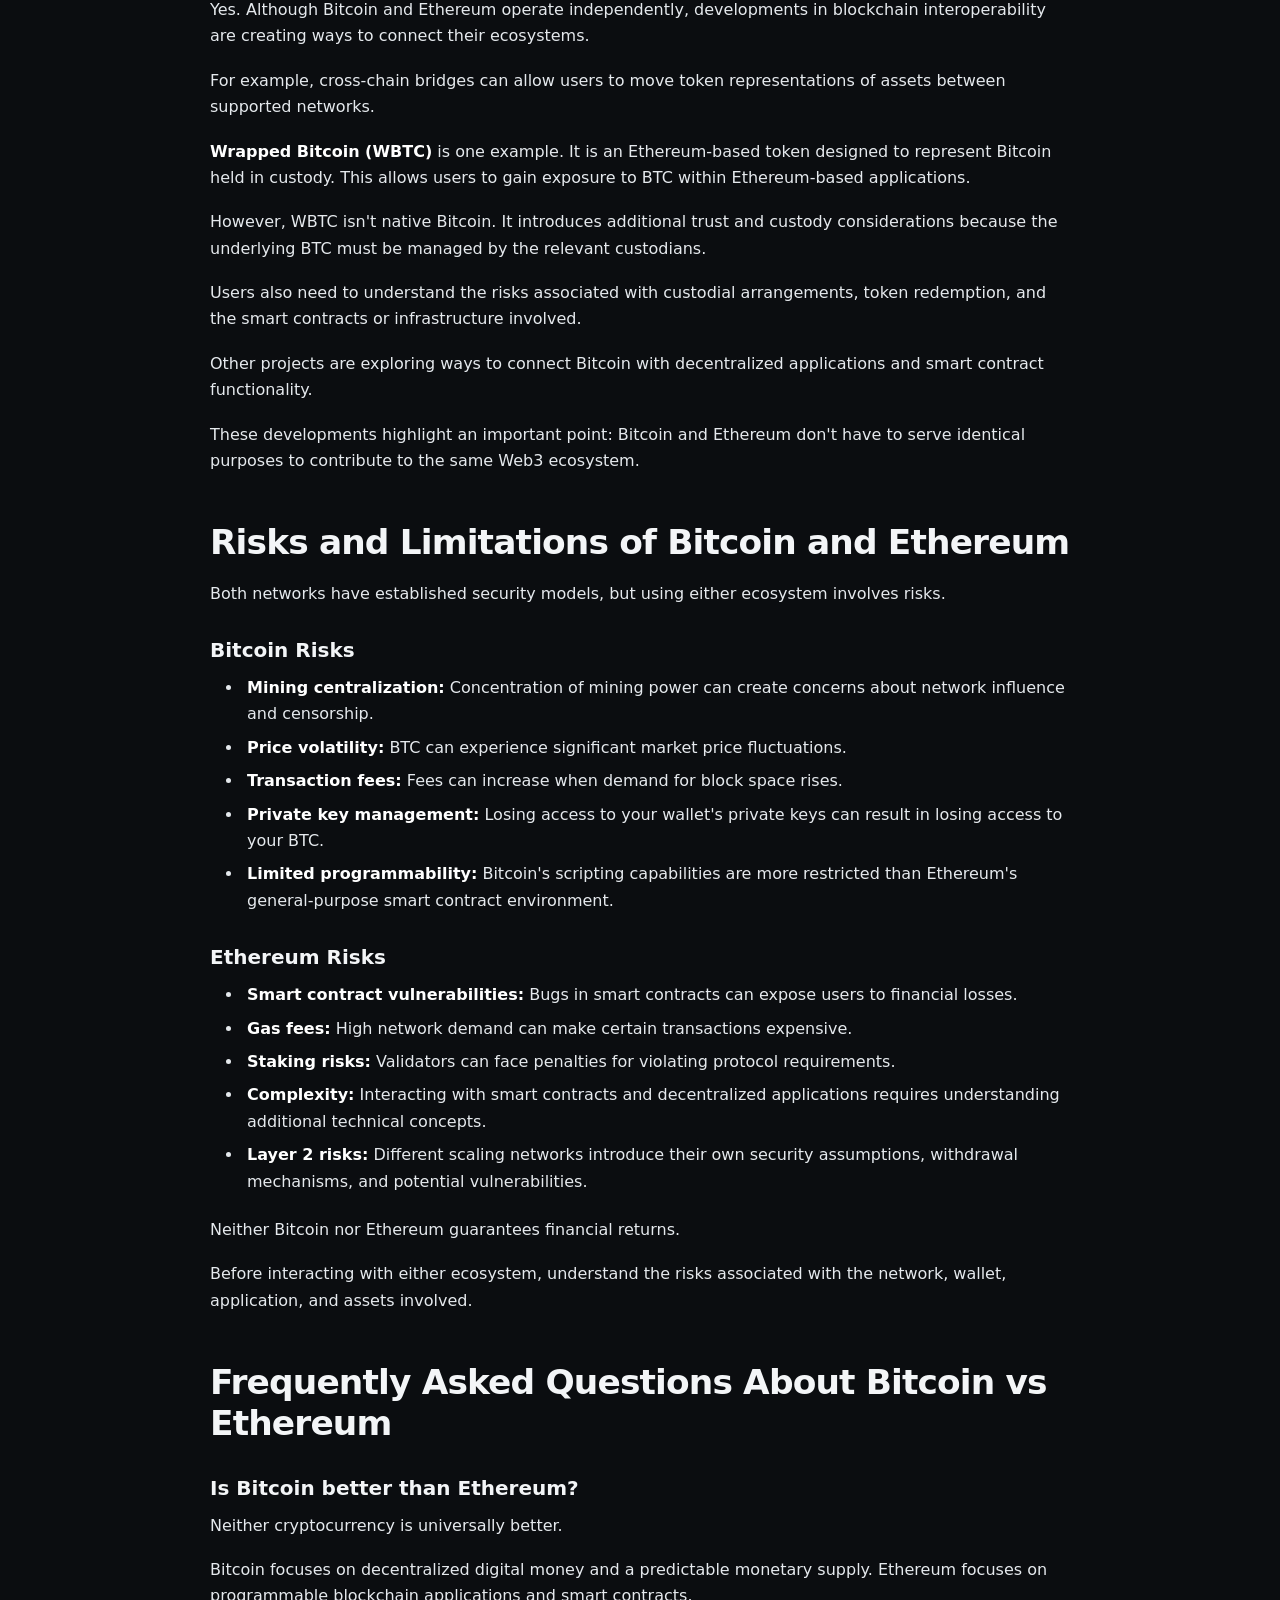
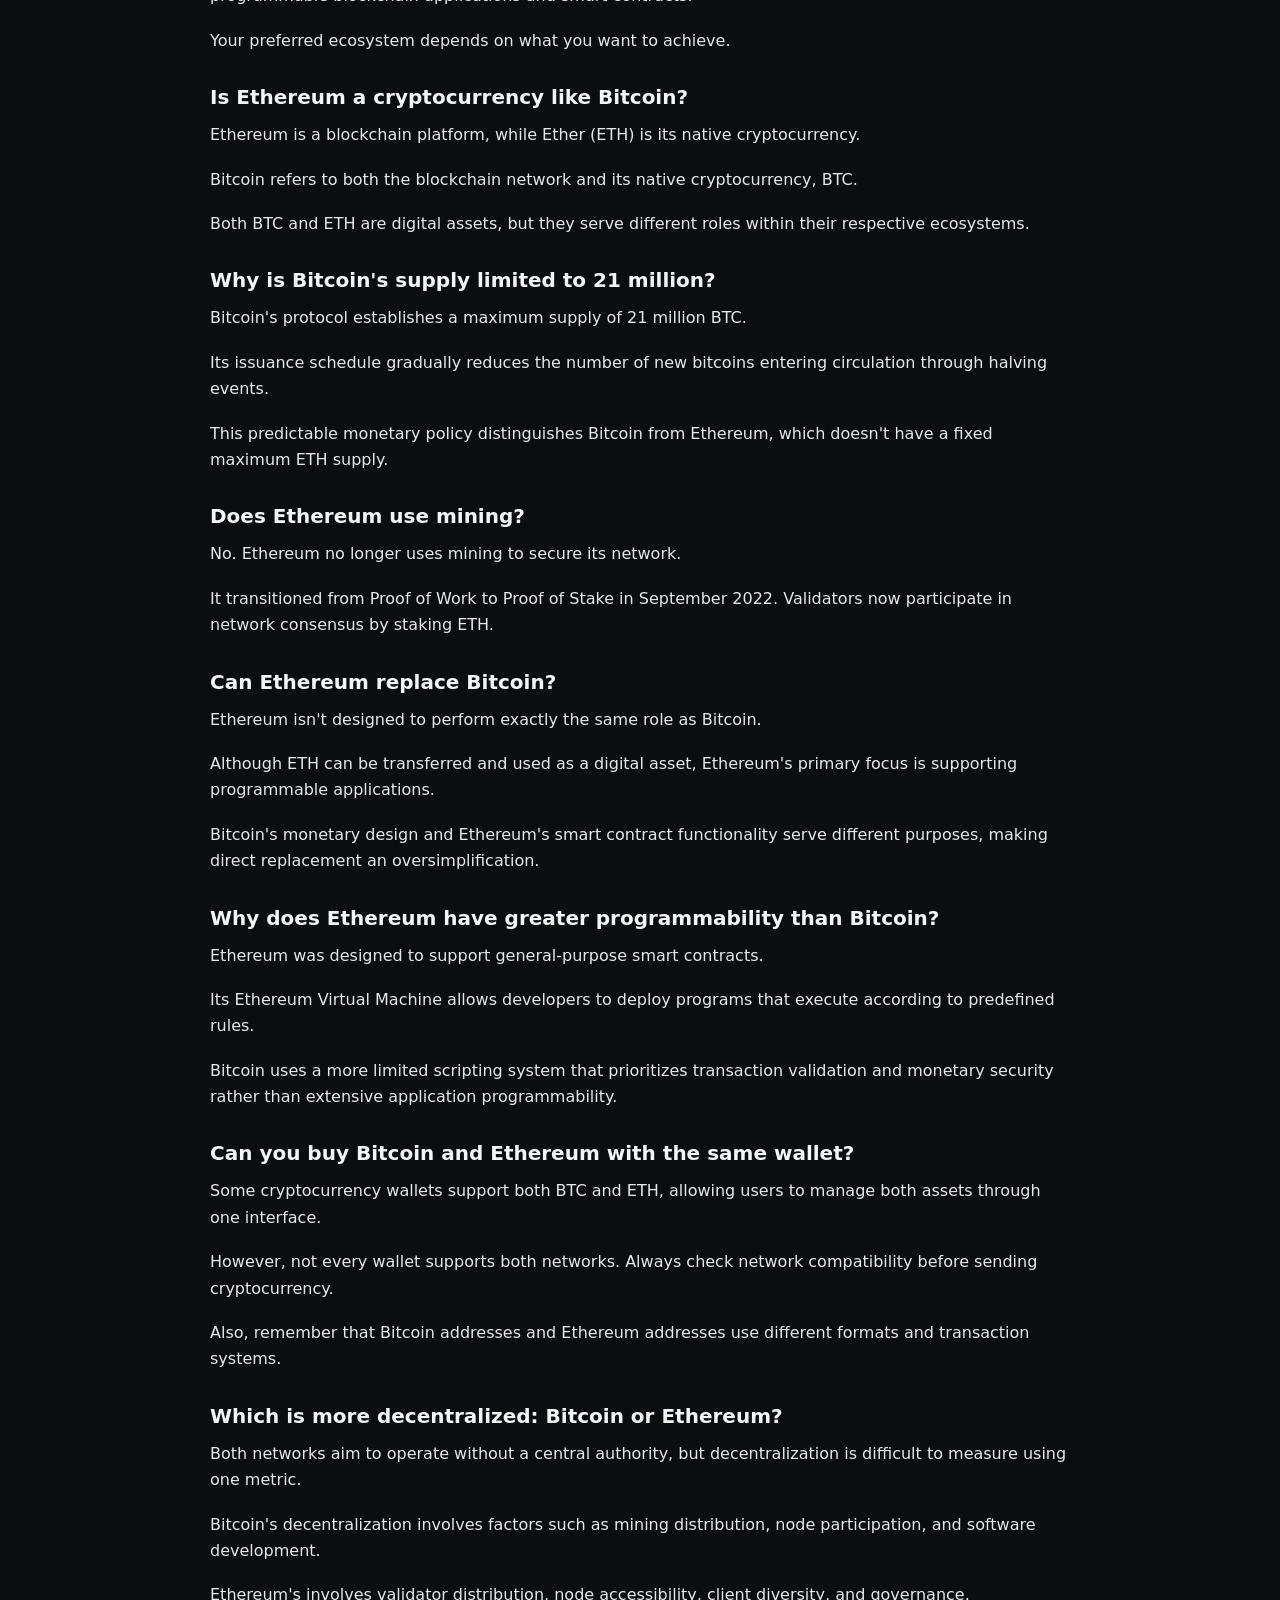
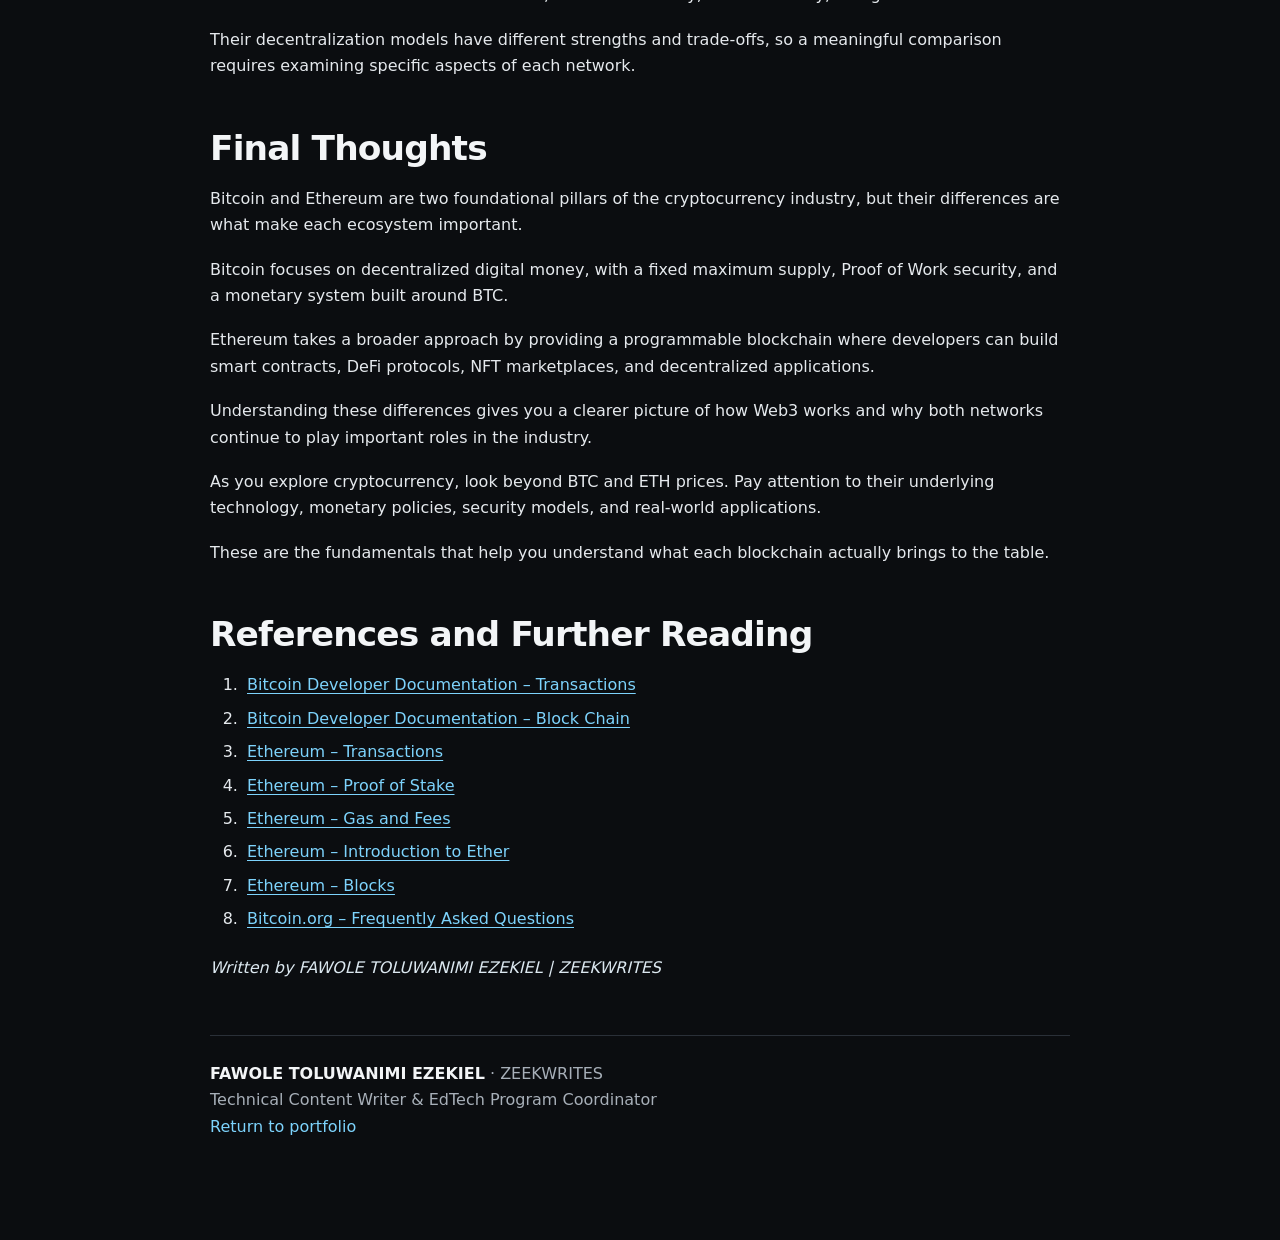
<file: bitcoin-vs-ethereum.html>
<!DOCTYPE html>
<html lang="en">
<head>
  <meta charset="UTF-8">
  <meta name="viewport" content="width=device-width, initial-scale=1.0">
  <meta name="description" content="A comparison of Bitcoin and Ethereum, exploring their architecture, consensus mechanisms, transaction models, monetary policies, ecosystems and use cases.">
  <title>Bitcoin vs Ethereum: Key Differences, How They Work, and Their Ecosystems | Zeekwrites</title>
  <link rel="stylesheet" href="style.css">
</head>
<body>
  <header class="site-header">
    <nav class="nav container">
      <a class="brand" href="index.html">ZEEKWRITES<span>.</span></a>
      <div class="nav-links"><a href="index.html#work">Portfolio</a><a href="index.html#about">About</a><a href="index.html#contact">Contact</a></div>
    </nav>
  </header>
  <main class="article-shell">
    <a class="article-back" href="index.html#work">← Back to selected work</a>
    <header class="article-header">
      <p class="article-kicker">Web3 &amp; Blockchain · Technical Article</p>
      <h1>Bitcoin vs Ethereum: Key Differences, How They Work, and Their Ecosystems</h1>
      <p class="article-deck">A comparison of Bitcoin and Ethereum, exploring their architecture, consensus mechanisms, transaction models, monetary policies, ecosystems and use cases.</p>
      <p class="article-byline">Written by FAWOLE TOLUWANIMI EZEKIEL · ZEEKWRITES</p>
    </header>
    <article class="article-content">
      <p>Bitcoin and Ethereum are two of the most influential blockchain ecosystems in the cryptocurrency industry. Although both rely on decentralized networks and cryptographic technology, they were designed to solve different problems.</p>
<p>Bitcoin focuses on decentralized digital money and peer-to-peer value transfers. Ethereum takes a broader approach by introducing smart contracts and a programmable blockchain environment where developers can build decentralized applications.</p>
<p>If you're exploring Web3 or cryptocurrency, understanding the difference between Bitcoin and Ethereum is essential. Both networks support digital assets and operate without traditional central authorities. However, their purposes, technical designs, transaction models, monetary policies, and ecosystems differ significantly.</p>
<p>So, Bitcoin vs Ethereum: What makes them different, how do they work, and why are they important to Web3?</p>
<p>Let's compare the two, starting with their core purposes and how their networks operate.</p>
<h2>What Is Bitcoin?</h2>
<p>Bitcoin is a decentralized digital currency introduced in 2009 by an individual or group using the pseudonym Satoshi Nakamoto.</p>
<p>It was designed to enable peer-to-peer payments without requiring banks or other financial institutions to process and verify every transaction.</p>
<p>Bitcoin introduced a way to transfer digital value using a distributed network that independently verifies transactions and maintains a shared transaction history.</p>
<p>Its primary purpose is to function as decentralized digital money. However, Bitcoin is also widely viewed as a potential store of value because its protocol establishes a predictable issuance schedule and a maximum supply of 21 million BTC.</p>
<h3>How Does Bitcoin Work?</h3>
<p>Bitcoin operates on its own blockchain, where transactions are recorded in blocks and secured through a Proof of Work (PoW) consensus mechanism.</p>
<p>Here's how a typical Bitcoin transaction works:</p>
<ol>
<li><strong>Transaction initiation:</strong> You use a Bitcoin wallet to send BTC to another wallet address.</li>
<li><strong>Transaction broadcast:</strong> The transaction is shared with the Bitcoin network.</li>
<li><strong>Verification:</strong> Nodes check whether the transaction follows Bitcoin's rules, including whether it uses valid, unspent transaction outputs.</li>
<li><strong>Mining:</strong> Miners compete to find a valid block hash and propose new blocks containing valid transactions.</li>
<li><strong>Block confirmation:</strong> Once a valid block is accepted, it becomes part of the blockchain. Additional blocks build on it, increasing confidence that the transaction will not be reversed.</li>
</ol>
<p>Bitcoin uses the <strong>Unspent Transaction Output (UTXO) model</strong> to track spendable funds.</p>
<p>Rather than maintaining account balances in the same way as Ethereum, Bitcoin records outputs from previous transactions that can be spent in new transactions.</p>
<p>For example, if you receive 1 BTC and later spend 0.4 BTC, your transaction may consume the original output and create two new outputs: 0.4 BTC for the recipient and the remaining amount, minus fees, as change returned to your wallet.</p>
<p>This model is an important part of Bitcoin's transaction architecture.</p>
<h3>Key Features of Bitcoin</h3>
<ul>
<li><strong>Limited supply:</strong> Bitcoin has a protocol-defined maximum supply of 21 million BTC.</li>
<li><strong>Proof of Work:</strong> Miners secure the network through computational work.</li>
<li><strong>Decentralization:</strong> Independent nodes verify transactions and enforce network rules.</li>
<li><strong>Peer-to-peer payments:</strong> Users can transfer BTC without requiring a traditional payment processor.</li>
<li><strong>Halving mechanism:</strong> Bitcoin's block subsidy is reduced by half approximately every 210,000 blocks, slowing the rate at which new BTC enters circulation.</li>
</ul>
<p>Bitcoin's relatively narrow focus is intentional. Its design prioritizes monetary integrity, predictable issuance, and security rather than supporting every type of decentralized application directly.</p>
<h2>What Is Ethereum?</h2>
<p>Ethereum is a decentralized blockchain platform launched in 2015. It was designed to extend blockchain functionality beyond digital payments by allowing developers to create and deploy smart contracts.</p>
<p>Its native cryptocurrency is Ether (ETH).</p>
<p>Unlike Bitcoin, which primarily focuses on peer-to-peer digital money, Ethereum provides a programmable environment where developers can build decentralized applications (dApps), financial protocols, digital marketplaces, and other blockchain-based services.</p>
<p>This flexibility has made Ethereum one of the central ecosystems in Web3.</p>
<h3>How Does Ethereum Work?</h3>
<p>Ethereum operates through a network of nodes that maintain the blockchain's state and execute transactions according to the network's rules.</p>
<p>It uses a Proof of Stake (PoS) consensus mechanism, where validators stake ETH to participate in securing the network.</p>
<p>Here's how a typical Ethereum transaction works:</p>
<ol>
<li><strong>Transaction initiation:</strong> You use an Ethereum-compatible wallet to send ETH or interact with a smart contract.</li>
<li><strong>Transaction broadcast:</strong> The transaction is shared with Ethereum's network.</li>
<li><strong>Execution and validation:</strong> Nodes check the transaction's validity, and the Ethereum Virtual Machine (EVM) executes the relevant operations.</li>
<li><strong>Block proposal:</strong> A selected validator proposes a block containing transactions.</li>
<li><strong>Consensus and finality:</strong> Other validators participate in the consensus process, helping the network agree on the blockchain's state.</li>
</ol>
<p>Ethereum uses an <strong>account-based model</strong> rather than Bitcoin's UTXO model.</p>
<p>It maintains account information, including balances, transaction nonces, and smart contract code and storage.</p>
<p>One of Ethereum's most important components is the <strong>Ethereum Virtual Machine (EVM)</strong>. It provides the execution environment for smart contracts and enables developers to build applications that follow predefined rules.</p>
<h3>Key Features of Ethereum</h3>
<ul>
<li><strong>Smart contracts:</strong> Programs that execute according to predefined conditions.</li>
<li><strong>Proof of Stake:</strong> Validators secure the network by staking ETH.</li>
<li><strong>Decentralized applications:</strong> Developers can build applications that operate through blockchain-based smart contracts.</li>
<li><strong>ERC token standards:</strong> Ethereum supports standards such as ERC-20 for fungible tokens and ERC-721 for non-fungible tokens.</li>
<li><strong>Gas fees:</strong> Users pay transaction fees in ETH to compensate for network computation and resource usage.</li>
<li><strong>Programmability:</strong> Ethereum supports complex operations beyond basic cryptocurrency transfers.</li>
</ul>
<p>Ethereum's flexibility makes it useful for a wide range of applications, from decentralized exchanges to lending protocols and NFT marketplaces.</p>
<h2>Bitcoin vs Ethereum: Key Differences Explained</h2>
<p>Although Bitcoin and Ethereum share some foundational blockchain principles, their underlying designs and goals are different.</p>
<p>Bitcoin is primarily designed to function as decentralized money. Ethereum is designed to support a programmable blockchain ecosystem.</p>
<p>Here's a closer comparison.</p>
<div class="article-table-wrap"><table><thead><tr>
<th>Feature</th>
<th>Bitcoin (BTC)</th>
<th>Ethereum (ETH)</th>
</tr></thead><tbody>
<tr>
<td>Launch year</td>
<td>2009</td>
<td>2015</td>
</tr>
<tr>
<td>Primary purpose</td>
<td>Peer-to-peer digital money</td>
<td>Programmable blockchain platform</td>
</tr>
<tr>
<td>Native cryptocurrency</td>
<td>BTC</td>
<td>ETH</td>
</tr>
<tr>
<td>Consensus mechanism</td>
<td>Proof of Work</td>
<td>Proof of Stake</td>
</tr>
<tr>
<td>Supply</td>
<td>Maximum of 21 million BTC</td>
<td>No fixed maximum supply</td>
</tr>
<tr>
<td>Transaction model</td>
<td>UTXO</td>
<td>Account-based</td>
</tr>
<tr>
<td>Smart contracts</td>
<td>Limited scripting capabilities</td>
<td>General-purpose smart contract functionality</td>
</tr>
<tr>
<td>Network participants</td>
<td>Miners and node operators</td>
<td>Validators and node operators</td>
</tr>
<tr>
<td>Transaction fees</td>
<td>Paid in BTC</td>
<td>Paid in ETH</td>
</tr>
<tr>
<td>Main ecosystem</td>
<td>Payments and monetary applications</td>
<td>DeFi, NFTs, dApps, tokenization, and more</td>
</tr>
</tbody></table></div>
<p>Let's examine the most important differences in more detail.</p>
<h3>1. Purpose and Use Cases</h3>
<p>The biggest difference between Bitcoin and Ethereum is what each network was designed to accomplish.</p>
<p>Bitcoin focuses on decentralized digital money. It allows users to send and receive BTC without depending on a bank or payment company to maintain the underlying transaction ledger.</p>
<p>Ethereum takes a broader approach. It provides infrastructure for developers to build applications that execute through smart contracts.</p>
<p>For example, you can use Bitcoin to transfer value between wallets. On Ethereum, you can interact with a decentralized exchange, borrow cryptocurrency through a DeFi protocol, or purchase an NFT.</p>
<p>This doesn't mean Bitcoin cannot support additional functionality or Ethereum cannot be used for payments. The distinction lies in their primary design priorities.</p>
<h3>2. Consensus Mechanisms: Proof of Work vs Proof of Stake</h3>
<p>Bitcoin and Ethereum use different methods to secure their networks and agree on transaction history.</p>
<p><strong>Bitcoin uses Proof of Work (PoW).</strong></p>
<p>Miners compete to find a valid block hash by repeatedly performing cryptographic calculations. This requires computational resources, specialized hardware, and electricity.</p>
<p>The successful miner can propose a block and receive the applicable block subsidy and transaction fees.</p>
<p>Proof of Work makes attacking Bitcoin's transaction history computationally expensive because an attacker would need to overcome the network's accumulated computational work.</p>
<p><strong>Ethereum uses Proof of Stake (PoS).</strong></p>
<p>Instead of mining, Ethereum relies on validators who stake ETH to participate in network consensus.</p>
<p>Validators are selected to propose blocks and participate in attestation processes. Dishonest behavior can result in penalties, including the loss of some staked ETH through slashing.</p>
<p>Ethereum transitioned from Proof of Work to Proof of Stake in September 2022, an upgrade commonly known as <em>The Merge</em>.</p>
<p>The difference matters because each mechanism has distinct security assumptions, operating requirements, and resource demands.</p>
<h3>3. Cryptocurrency Supply and Monetary Policy</h3>
<p>Bitcoin and Ethereum also differ in how their native cryptocurrencies are issued.</p>
<p>Bitcoin has a protocol-defined maximum supply of 21 million BTC.</p>
<p>New BTC enters circulation through mining rewards, which decrease through scheduled halving events. This predictable supply schedule is one reason Bitcoin is often described as digital gold.</p>
<p>Ethereum does not have a fixed maximum supply of ETH.</p>
<p>Instead, its monetary policy combines new ETH issuance to reward validators with the burning of a portion of transaction fees.</p>
<p>Ethereum introduced fee burning through EIP-1559 in August 2021. Under this mechanism, the base fee paid for transactions is removed from circulation.</p>
<p>Depending on network activity and issuance, ETH supply can increase or decrease over time.</p>
<p>This creates two different monetary models:</p>
<ul>
<li><strong>Bitcoin:</strong> Emphasizes a predetermined maximum supply and scheduled issuance reductions.</li>
<li><strong>Ethereum:</strong> Uses a dynamic supply model influenced by staking rewards and transaction activity.</li>
</ul>
<p>Neither model automatically determines the market price of the cryptocurrency. Demand, adoption, liquidity, market conditions, and broader economic factors also matter.</p>
<h3>4. Transaction Models: UTXO vs Account-Based</h3>
<p>Another important difference between Bitcoin and Ethereum is how they track cryptocurrency ownership and transactions.</p>
<p><strong>Bitcoin uses the UTXO model.</strong></p>
<p>UTXO stands for Unspent Transaction Output. Bitcoin transactions consume existing outputs and create new ones.</p>
<p>For example, if you spend part of a Bitcoin output, the transaction can create one output for the recipient and another as change returned to your wallet.</p>
<p>This structure helps Bitcoin nodes verify that funds haven't been spent more than once.</p>
<p><strong>Ethereum uses an account-based model.</strong></p>
<p>Ethereum maintains account information, including balances, transaction nonces, and smart contract state.</p>
<p>When you send ETH, the network updates the relevant account balances. When you interact with a smart contract, the Ethereum Virtual Machine executes the contract's instructions and updates the blockchain state where appropriate.</p>
<p>The account-based model makes it easier to support complex programmable operations, which is central to Ethereum's smart contract ecosystem.</p>
<h3>5. Smart Contracts and Programmability</h3>
<p>Smart contracts are one of the clearest differences between Bitcoin and Ethereum.</p>
<p>Bitcoin supports a scripting system that enables certain conditions and spending rules to be enforced. However, it isn't designed as a general-purpose smart contract platform in the same way as Ethereum.</p>
<p>Ethereum was built with programmable smart contracts at its core.</p>
<p>Developers can write smart contracts using programming languages such as Solidity and deploy them to the Ethereum network.</p>
<p>These contracts can support:</p>
<ul>
<li>Decentralized exchanges.</li>
<li>Lending and borrowing protocols.</li>
<li>NFT marketplaces.</li>
<li>Token issuance.</li>
<li>Decentralized autonomous organizations (DAOs).</li>
<li>On-chain gaming applications.</li>
</ul>
<p>For example, a decentralized exchange can use smart contracts to facilitate cryptocurrency swaps without relying on a centralized exchange to hold and manage every user's funds.</p>
<p>This programmability is a major reason Ethereum supports such a broad range of Web3 applications.</p>
<h3>6. Transaction Fees and Network Performance</h3>
<p>Bitcoin and Ethereum calculate transaction fees differently.</p>
<p>On Bitcoin, fees are generally influenced by the transaction's size in virtual bytes and the level of competition for limited block space.</p>
<p>On Ethereum, transaction fees are measured in gas. Gas represents the computational resources required to execute a transaction or smart contract operation.</p>
<p>Ethereum's fee structure includes two important components:</p>
<ul>
<li><strong>Base fee:</strong> The protocol-determined minimum fee per unit of gas required for transaction inclusion. This portion is burned.</li>
<li><strong>Priority fee:</strong> An additional tip that incentivizes validators to include a transaction.</li>
</ul>
<p>The total transaction fee depends on the gas consumed and the applicable fee per unit of gas.</p>
<p>A simple ETH transfer generally requires less gas than interacting with a complex smart contract.</p>
<p>Neither network guarantees consistently low fees or instant transactions. Costs and confirmation times depend on network conditions and transaction demand.</p>
<p>Both ecosystems also have scaling solutions designed to improve the user experience.</p>
<p><strong>For Bitcoin:</strong> The Lightning Network enables faster, lower-cost payments through off-chain payment channels.</p>
<p><strong>For Ethereum:</strong> Layer 2 networks process transactions outside the main Ethereum chain and use Ethereum for security, settlement, or data availability, depending on their architecture.</p>
<h2>Understanding the Bitcoin and Ethereum Ecosystems</h2>
<p>Comparing Bitcoin and Ethereum only by their native cryptocurrencies misses an important part of the picture.</p>
<p>Each network has developed its own ecosystem of applications, infrastructure, developers, and supporting technologies.</p>
<h3>The Bitcoin Ecosystem</h3>
<p>The Bitcoin ecosystem revolves primarily around BTC, monetary applications, and infrastructure that supports Bitcoin transactions.</p>
<p>Some important components include:</p>
<p><strong>Bitcoin wallets:</strong> Wallets allow users to manage, receive, and send BTC. Examples include hardware wallets, mobile wallets, and desktop wallets.</p>
<p><strong>Lightning Network:</strong> This Layer 2 payment network enables transactions through payment channels, helping reduce costs and settlement times for supported payments.</p>
<p><strong>Bitcoin mining:</strong> Mining businesses and independent miners contribute computational power to secure the Bitcoin network.</p>
<p><strong>Bitcoin exchanges:</strong> Cryptocurrency exchanges provide platforms where users can buy, sell, and trade BTC.</p>
<p><strong>Ordinals and Runes:</strong> These protocols introduced additional ways to create inscriptions and token-like assets using Bitcoin's transaction and scripting infrastructure.</p>
<p>Although Bitcoin's ecosystem has expanded, its primary focus remains decentralized money and the security of its monetary network.</p>
<h3>The Ethereum Ecosystem</h3>
<p>The Ethereum ecosystem is broader in terms of application development because of its smart contract capabilities.</p>
<p>Some of its major components include:</p>
<p><strong>Decentralized Finance (DeFi):</strong> Ethereum supports protocols for lending, borrowing, trading, and liquidity provision. Examples include Uniswap and Aave.</p>
<p><strong>NFT marketplaces:</strong> Platforms such as OpenSea allow users to discover, buy, and sell NFTs across supported blockchain networks.</p>
<p><strong>Stablecoins:</strong> Ethereum hosts widely used stablecoins, including USDC and USDT, which support payments, trading, and DeFi applications.</p>
<p><strong>Decentralized autonomous organizations (DAOs):</strong> Smart contracts and governance tokens can help communities coordinate decisions and manage shared blockchain-based projects.</p>
<p><strong>Layer 2 networks:</strong> Ecosystems such as Arbitrum and Optimism extend Ethereum's transaction capacity and offer alternative execution environments.</p>
<p>These applications make Ethereum an important foundation for developers building decentralized services.</p>
<h2>Bitcoin vs Ethereum: Which One Is Better?</h2>
<p>There isn't a universal winner in the Bitcoin vs Ethereum comparison. The better choice depends on what you're trying to understand, use, or accomplish.</p>
<p>If your main interest is decentralized digital money, Bitcoin is the more direct fit.</p>
<p>If you're interested in smart contracts, DeFi, NFTs, and decentralized application development, Ethereum offers a more extensive programmable environment.</p>
<p>Here's a practical breakdown:</p>
<div class="article-table-wrap"><table><thead><tr>
<th>Your goal</th>
<th>More relevant ecosystem</th>
<th>Why</th>
</tr></thead><tbody>
<tr>
<td>Understanding digital money</td>
<td>Bitcoin</td>
<td>Designed specifically for peer-to-peer digital value</td>
</tr>
<tr>
<td>Exploring smart contracts</td>
<td>Ethereum</td>
<td>Supports general-purpose programmable contracts</td>
</tr>
<tr>
<td>Learning DeFi</td>
<td>Ethereum</td>
<td>Hosts a broad range of established DeFi protocols</td>
</tr>
<tr>
<td>Understanding Proof of Work</td>
<td>Bitcoin</td>
<td>Uses mining to secure its network</td>
</tr>
<tr>
<td>Understanding Proof of Stake</td>
<td>Ethereum</td>
<td>Uses ETH staking and validators</td>
</tr>
<tr>
<td>Exploring NFTs</td>
<td>Ethereum</td>
<td>Supports widely used NFT token standards</td>
</tr>
<tr>
<td>Exploring Bitcoin payments</td>
<td>Bitcoin</td>
<td>Supports BTC transfers and Lightning payments</td>
</tr>
<tr>
<td>Building decentralized applications</td>
<td>Ethereum</td>
<td>Offers established smart contract development tools</td>
</tr>
</tbody></table></div>
<p>It's also worth remembering that these ecosystems aren't necessarily competitors in every situation. They serve different purposes and can coexist within the wider cryptocurrency market.</p>
<h2>Can Bitcoin and Ethereum Work Together?</h2>
<p>Yes. Although Bitcoin and Ethereum operate independently, developments in blockchain interoperability are creating ways to connect their ecosystems.</p>
<p>For example, cross-chain bridges can allow users to move token representations of assets between supported networks.</p>
<p><strong>Wrapped Bitcoin (WBTC)</strong> is one example. It is an Ethereum-based token designed to represent Bitcoin held in custody. This allows users to gain exposure to BTC within Ethereum-based applications.</p>
<p>However, WBTC isn't native Bitcoin. It introduces additional trust and custody considerations because the underlying BTC must be managed by the relevant custodians.</p>
<p>Users also need to understand the risks associated with custodial arrangements, token redemption, and the smart contracts or infrastructure involved.</p>
<p>Other projects are exploring ways to connect Bitcoin with decentralized applications and smart contract functionality.</p>
<p>These developments highlight an important point: Bitcoin and Ethereum don't have to serve identical purposes to contribute to the same Web3 ecosystem.</p>
<h2>Risks and Limitations of Bitcoin and Ethereum</h2>
<p>Both networks have established security models, but using either ecosystem involves risks.</p>
<h3>Bitcoin Risks</h3>
<ul>
<li><strong>Mining centralization:</strong> Concentration of mining power can create concerns about network influence and censorship.</li>
<li><strong>Price volatility:</strong> BTC can experience significant market price fluctuations.</li>
<li><strong>Transaction fees:</strong> Fees can increase when demand for block space rises.</li>
<li><strong>Private key management:</strong> Losing access to your wallet's private keys can result in losing access to your BTC.</li>
<li><strong>Limited programmability:</strong> Bitcoin's scripting capabilities are more restricted than Ethereum's general-purpose smart contract environment.</li>
</ul>
<h3>Ethereum Risks</h3>
<ul>
<li><strong>Smart contract vulnerabilities:</strong> Bugs in smart contracts can expose users to financial losses.</li>
<li><strong>Gas fees:</strong> High network demand can make certain transactions expensive.</li>
<li><strong>Staking risks:</strong> Validators can face penalties for violating protocol requirements.</li>
<li><strong>Complexity:</strong> Interacting with smart contracts and decentralized applications requires understanding additional technical concepts.</li>
<li><strong>Layer 2 risks:</strong> Different scaling networks introduce their own security assumptions, withdrawal mechanisms, and potential vulnerabilities.</li>
</ul>
<p>Neither Bitcoin nor Ethereum guarantees financial returns.</p>
<p>Before interacting with either ecosystem, understand the risks associated with the network, wallet, application, and assets involved.</p>
<h2>Frequently Asked Questions About Bitcoin vs Ethereum</h2>
<h3>Is Bitcoin better than Ethereum?</h3>
<p>Neither cryptocurrency is universally better.</p>
<p>Bitcoin focuses on decentralized digital money and a predictable monetary supply. Ethereum focuses on programmable blockchain applications and smart contracts.</p>
<p>Your preferred ecosystem depends on what you want to achieve.</p>
<h3>Is Ethereum a cryptocurrency like Bitcoin?</h3>
<p>Ethereum is a blockchain platform, while Ether (ETH) is its native cryptocurrency.</p>
<p>Bitcoin refers to both the blockchain network and its native cryptocurrency, BTC.</p>
<p>Both BTC and ETH are digital assets, but they serve different roles within their respective ecosystems.</p>
<h3>Why is Bitcoin's supply limited to 21 million?</h3>
<p>Bitcoin's protocol establishes a maximum supply of 21 million BTC.</p>
<p>Its issuance schedule gradually reduces the number of new bitcoins entering circulation through halving events.</p>
<p>This predictable monetary policy distinguishes Bitcoin from Ethereum, which doesn't have a fixed maximum ETH supply.</p>
<h3>Does Ethereum use mining?</h3>
<p>No. Ethereum no longer uses mining to secure its network.</p>
<p>It transitioned from Proof of Work to Proof of Stake in September 2022. Validators now participate in network consensus by staking ETH.</p>
<h3>Can Ethereum replace Bitcoin?</h3>
<p>Ethereum isn't designed to perform exactly the same role as Bitcoin.</p>
<p>Although ETH can be transferred and used as a digital asset, Ethereum's primary focus is supporting programmable applications.</p>
<p>Bitcoin's monetary design and Ethereum's smart contract functionality serve different purposes, making direct replacement an oversimplification.</p>
<h3>Why does Ethereum have greater programmability than Bitcoin?</h3>
<p>Ethereum was designed to support general-purpose smart contracts.</p>
<p>Its Ethereum Virtual Machine allows developers to deploy programs that execute according to predefined rules.</p>
<p>Bitcoin uses a more limited scripting system that prioritizes transaction validation and monetary security rather than extensive application programmability.</p>
<h3>Can you buy Bitcoin and Ethereum with the same wallet?</h3>
<p>Some cryptocurrency wallets support both BTC and ETH, allowing users to manage both assets through one interface.</p>
<p>However, not every wallet supports both networks. Always check network compatibility before sending cryptocurrency.</p>
<p>Also, remember that Bitcoin addresses and Ethereum addresses use different formats and transaction systems.</p>
<h3>Which is more decentralized: Bitcoin or Ethereum?</h3>
<p>Both networks aim to operate without a central authority, but decentralization is difficult to measure using one metric.</p>
<p>Bitcoin's decentralization involves factors such as mining distribution, node participation, and software development.</p>
<p>Ethereum's involves validator distribution, node accessibility, client diversity, and governance.</p>
<p>Their decentralization models have different strengths and trade-offs, so a meaningful comparison requires examining specific aspects of each network.</p>
<h2>Final Thoughts</h2>
<p>Bitcoin and Ethereum are two foundational pillars of the cryptocurrency industry, but their differences are what make each ecosystem important.</p>
<p>Bitcoin focuses on decentralized digital money, with a fixed maximum supply, Proof of Work security, and a monetary system built around BTC.</p>
<p>Ethereum takes a broader approach by providing a programmable blockchain where developers can build smart contracts, DeFi protocols, NFT marketplaces, and decentralized applications.</p>
<p>Understanding these differences gives you a clearer picture of how Web3 works and why both networks continue to play important roles in the industry.</p>
<p>As you explore cryptocurrency, look beyond BTC and ETH prices. Pay attention to their underlying technology, monetary policies, security models, and real-world applications.</p>
<p>These are the fundamentals that help you understand what each blockchain actually brings to the table.</p>
<h2>References and Further Reading</h2>
<ol>
<li><a href="https://developer.bitcoin.org/devguide/transactions.html" target="_blank" rel="noopener noreferrer">Bitcoin Developer Documentation – Transactions</a></li>
<li><a href="https://developer.bitcoin.org/devguide/block_chain.html" target="_blank" rel="noopener noreferrer">Bitcoin Developer Documentation – Block Chain</a></li>
<li><a href="https://ethereum.org/developers/docs/transactions/" target="_blank" rel="noopener noreferrer">Ethereum – Transactions</a></li>
<li><a href="https://ethereum.org/developers/docs/consensus-mechanisms/pos/" target="_blank" rel="noopener noreferrer">Ethereum – Proof of Stake</a></li>
<li><a href="https://ethereum.org/developers/docs/gas/" target="_blank" rel="noopener noreferrer">Ethereum – Gas and Fees</a></li>
<li><a href="https://ethereum.org/developers/docs/intro-to-ether/" target="_blank" rel="noopener noreferrer">Ethereum – Introduction to Ether</a></li>
<li><a href="https://ethereum.org/developers/docs/blocks/" target="_blank" rel="noopener noreferrer">Ethereum – Blocks</a></li>
<li><a href="https://bitcoin.org/en/faq" target="_blank" rel="noopener noreferrer">Bitcoin.org – Frequently Asked Questions</a></li>
</ol>
<p><em>Written by FAWOLE TOLUWANIMI EZEKIEL | ZEEKWRITES</em></p>
    </article>
    <footer class="article-footer">
      <p><strong>FAWOLE TOLUWANIMI EZEKIEL</strong> · ZEEKWRITES</p>
      <p>Technical Content Writer &amp; EdTech Program Coordinator</p>
      <p><a href="index.html#work">Return to portfolio</a></p>
    </footer>
  </main>
</body>
</html>
</file>
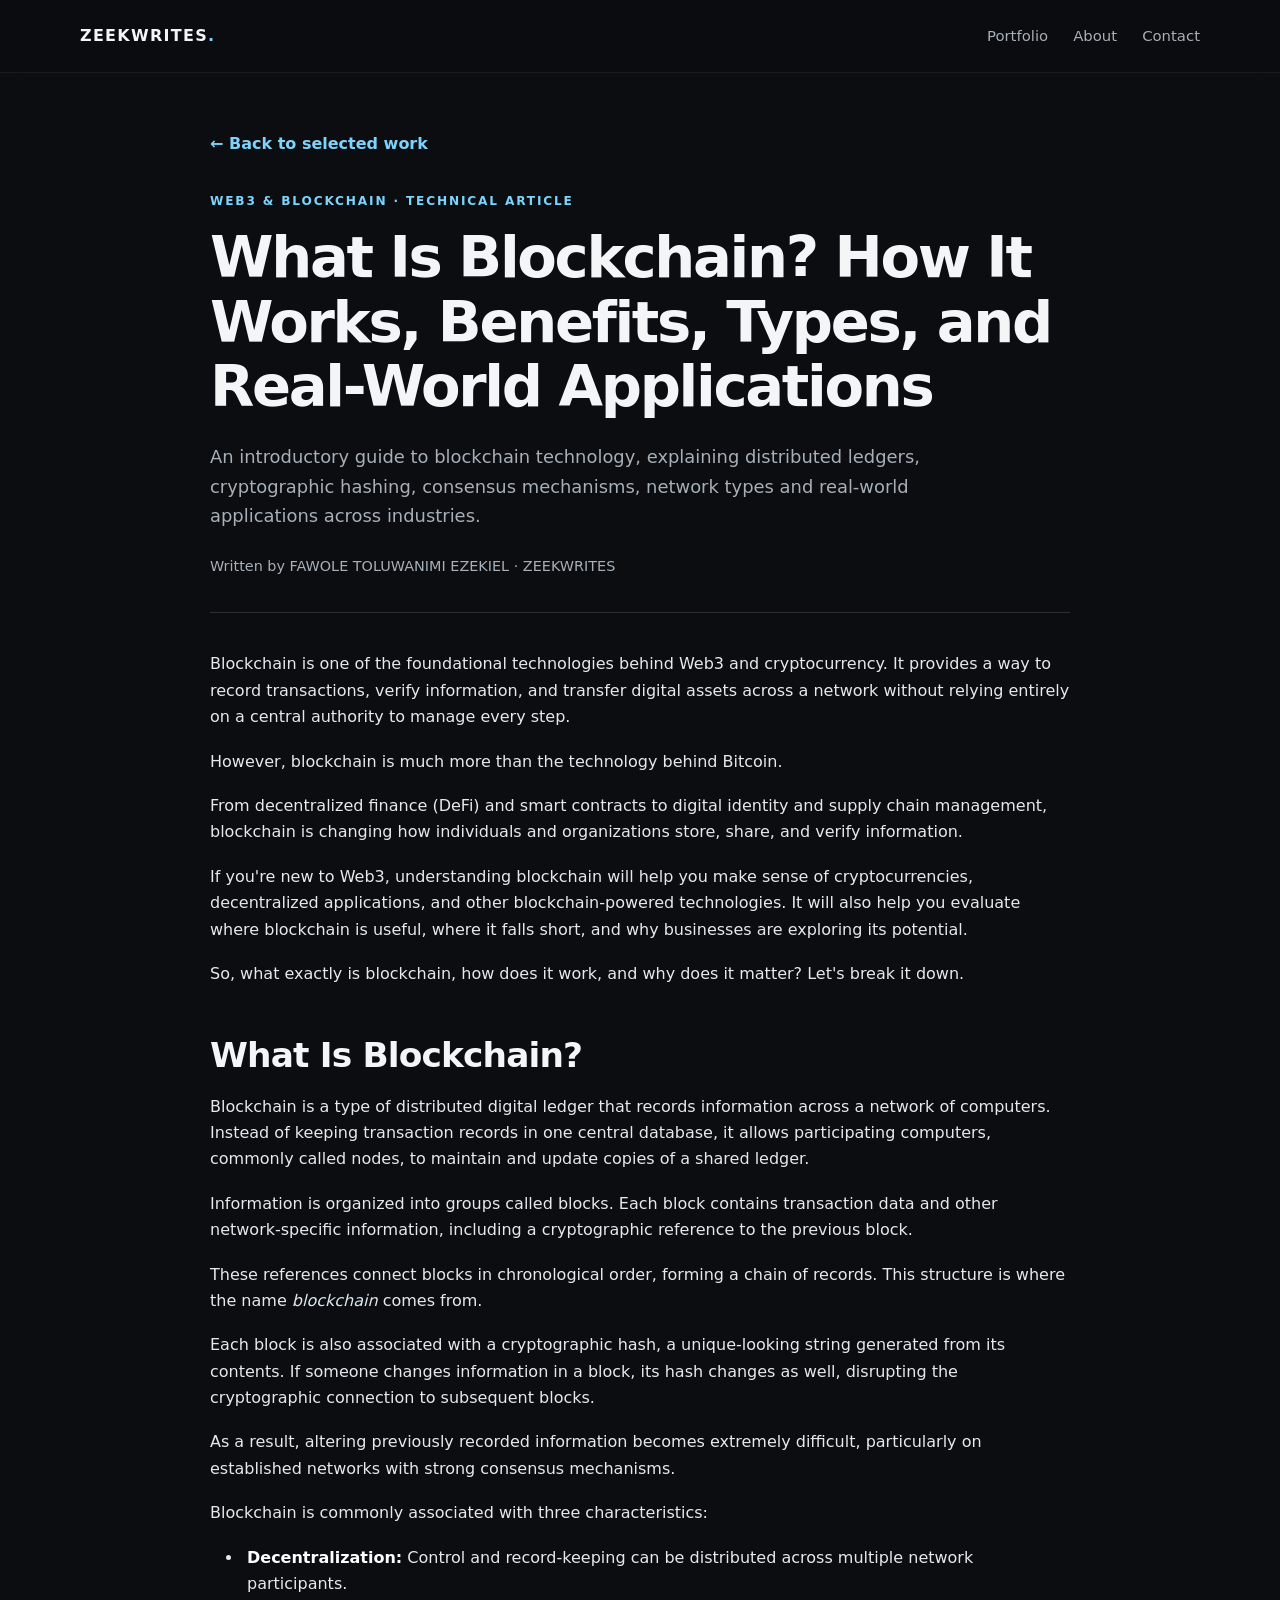
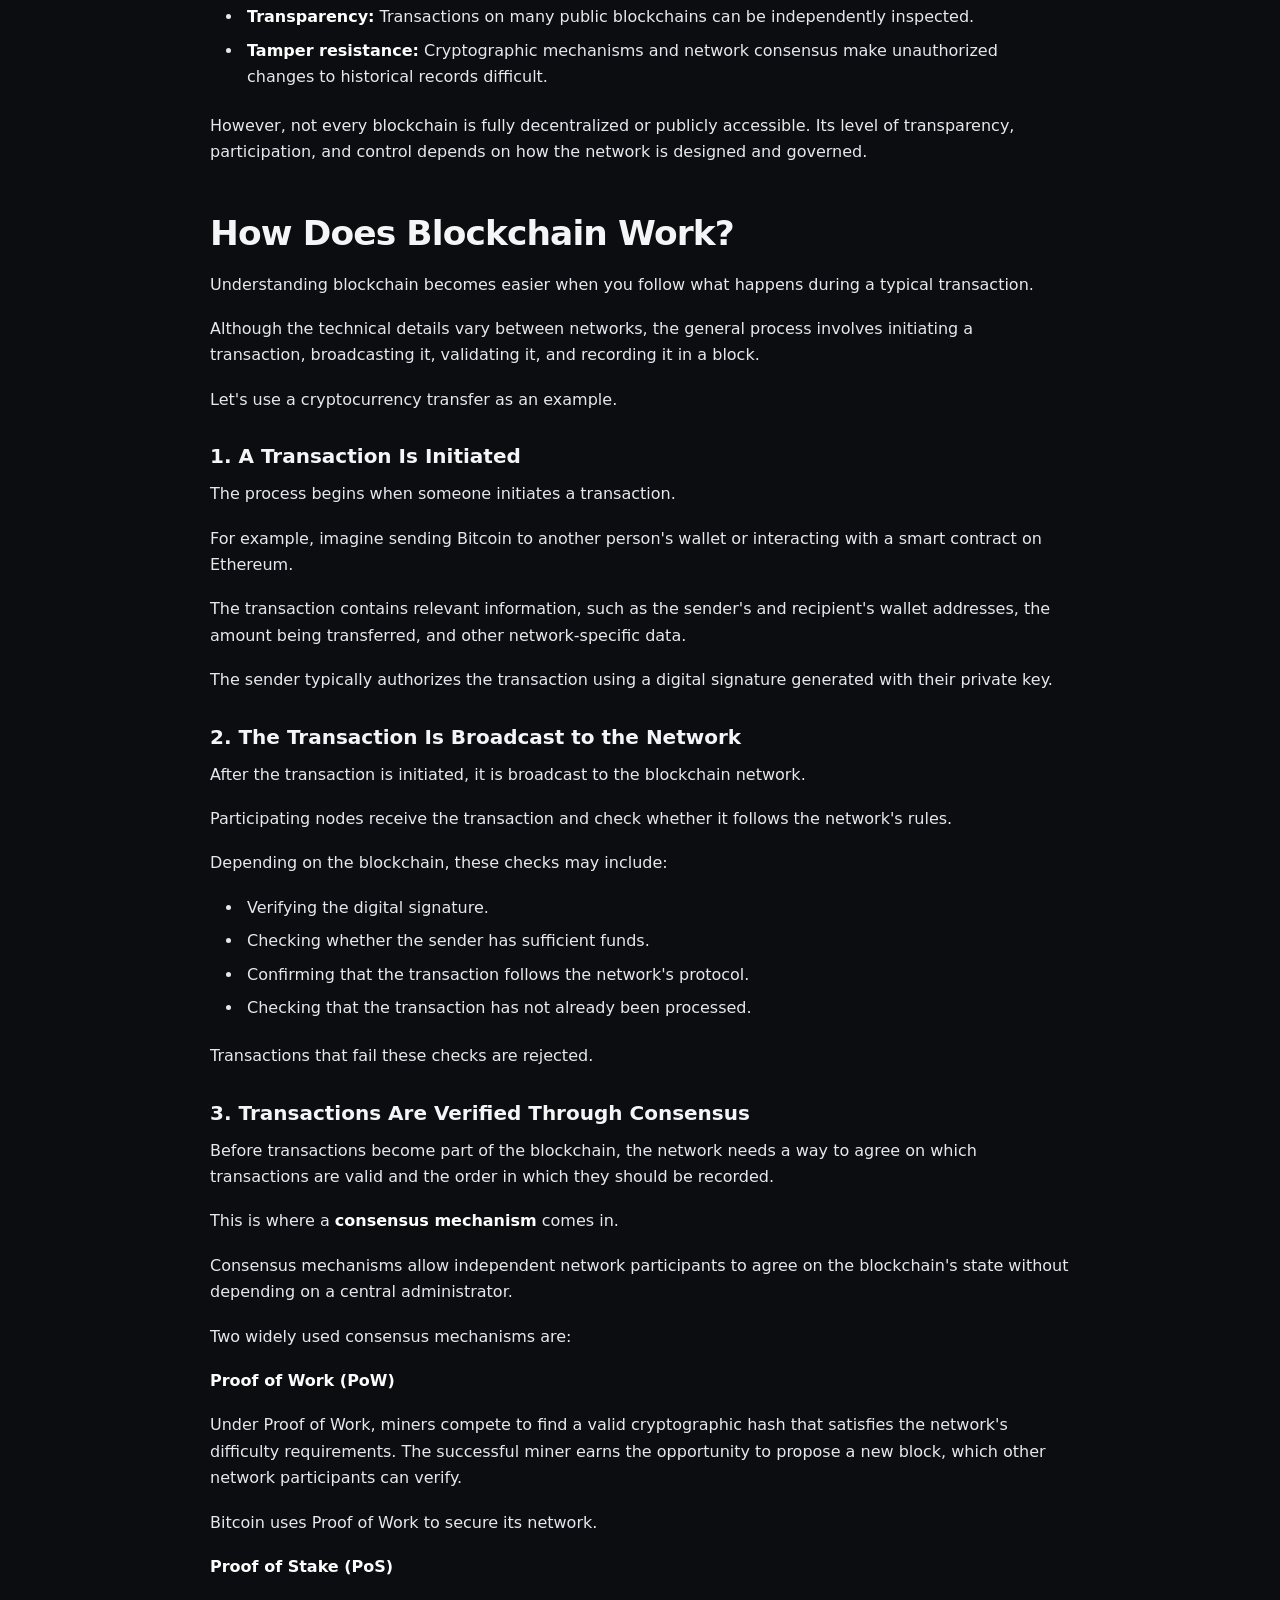
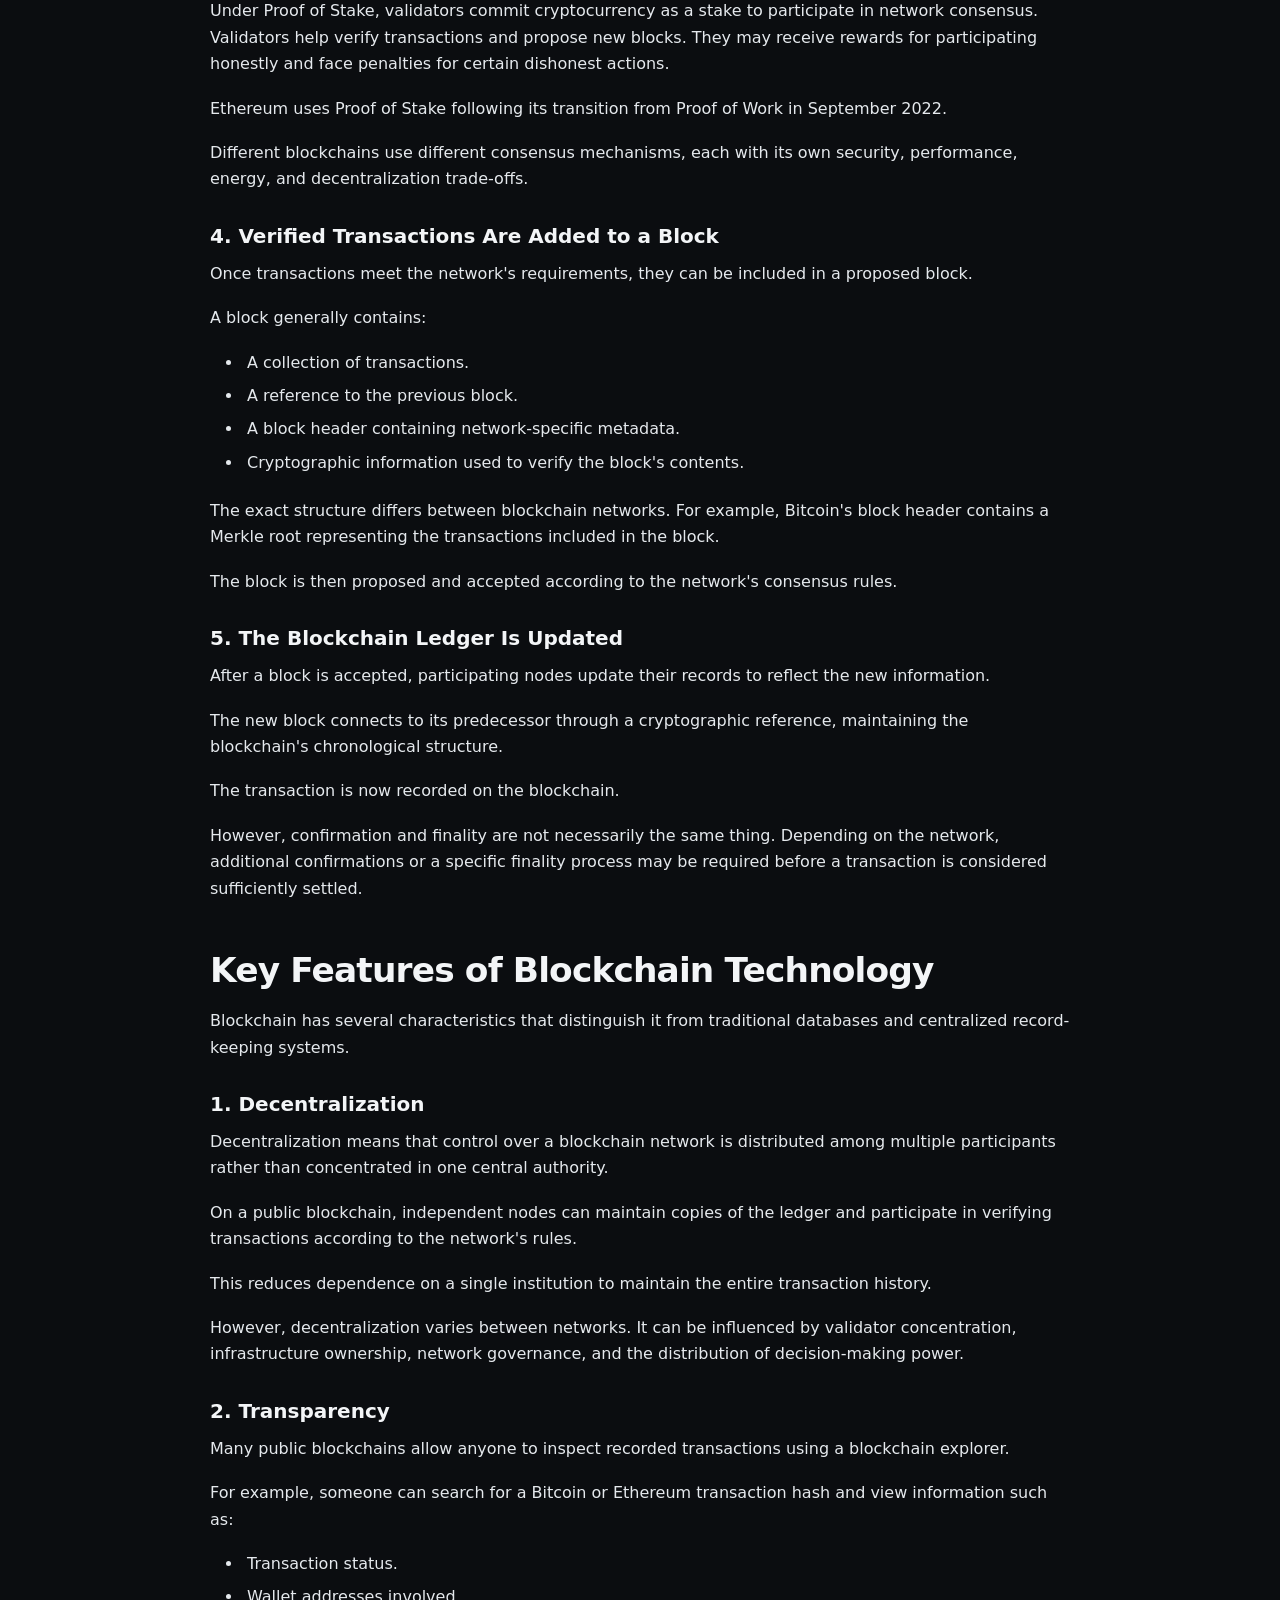
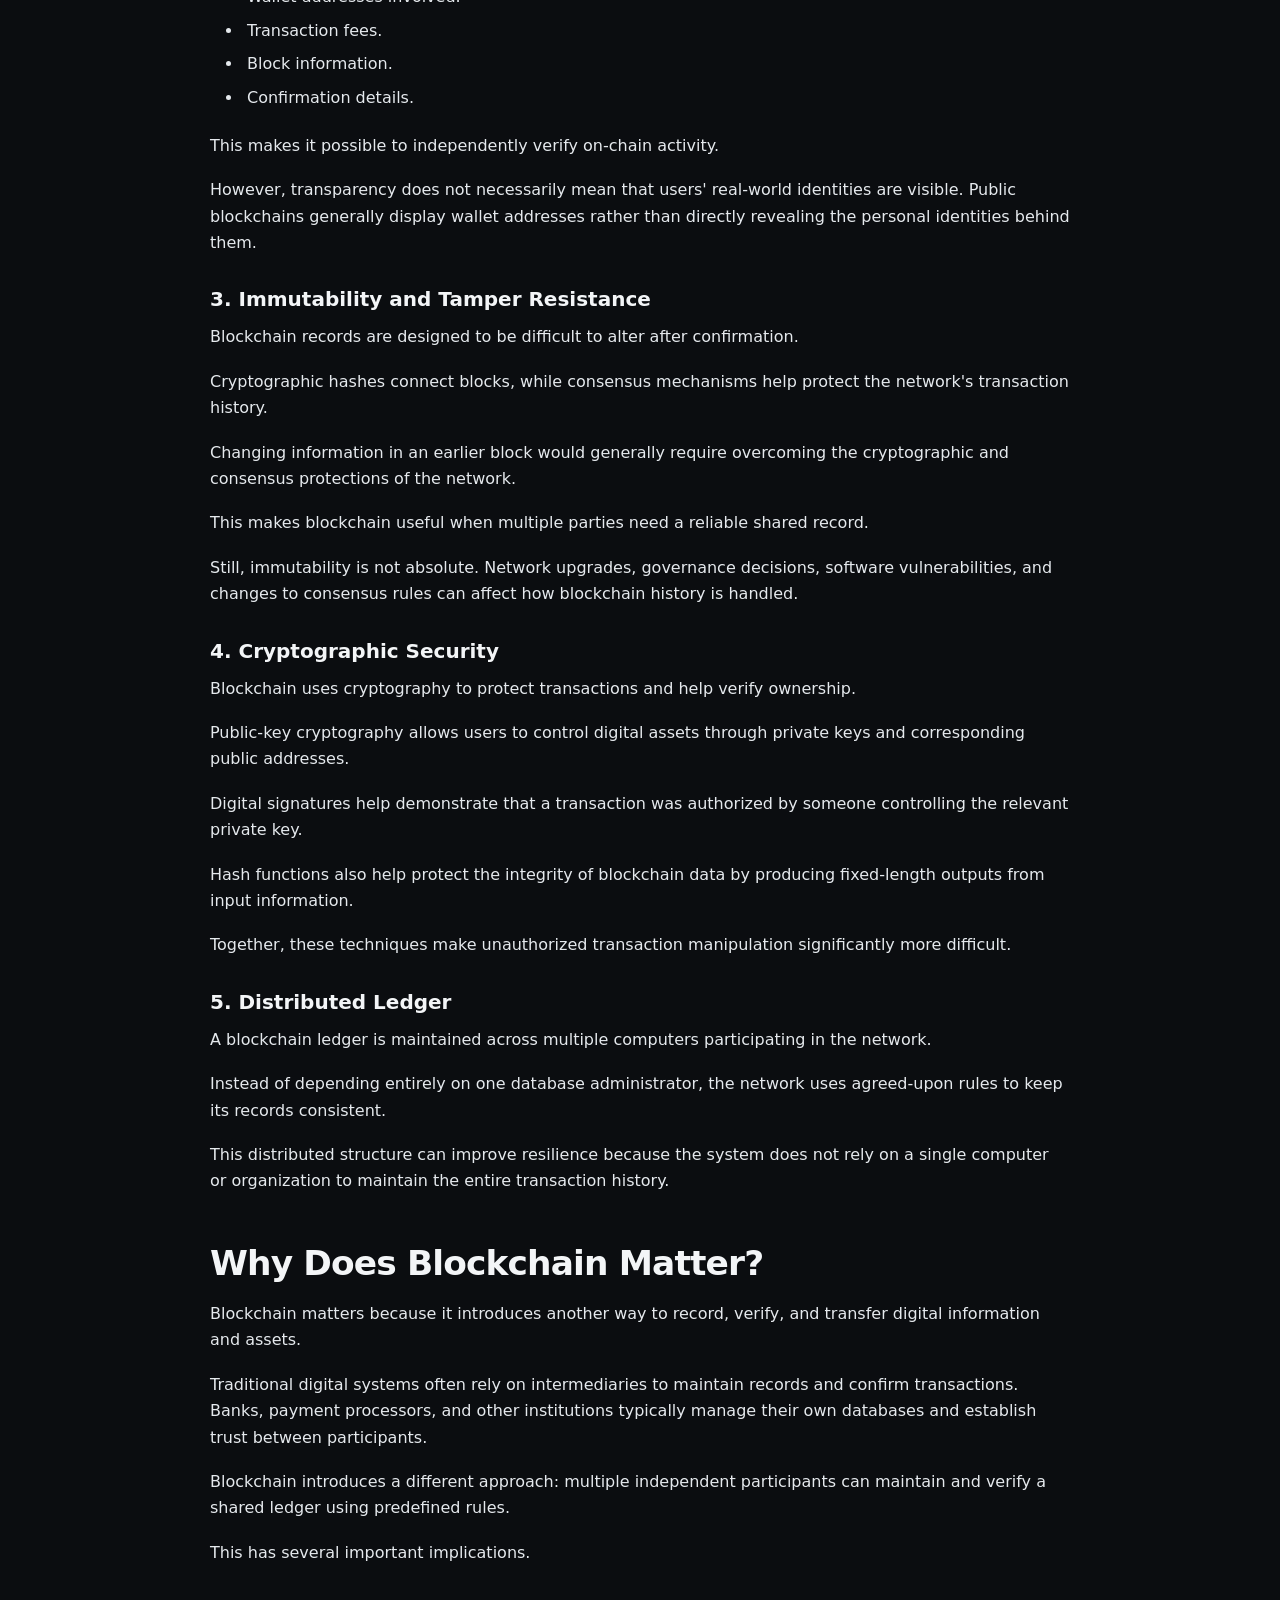
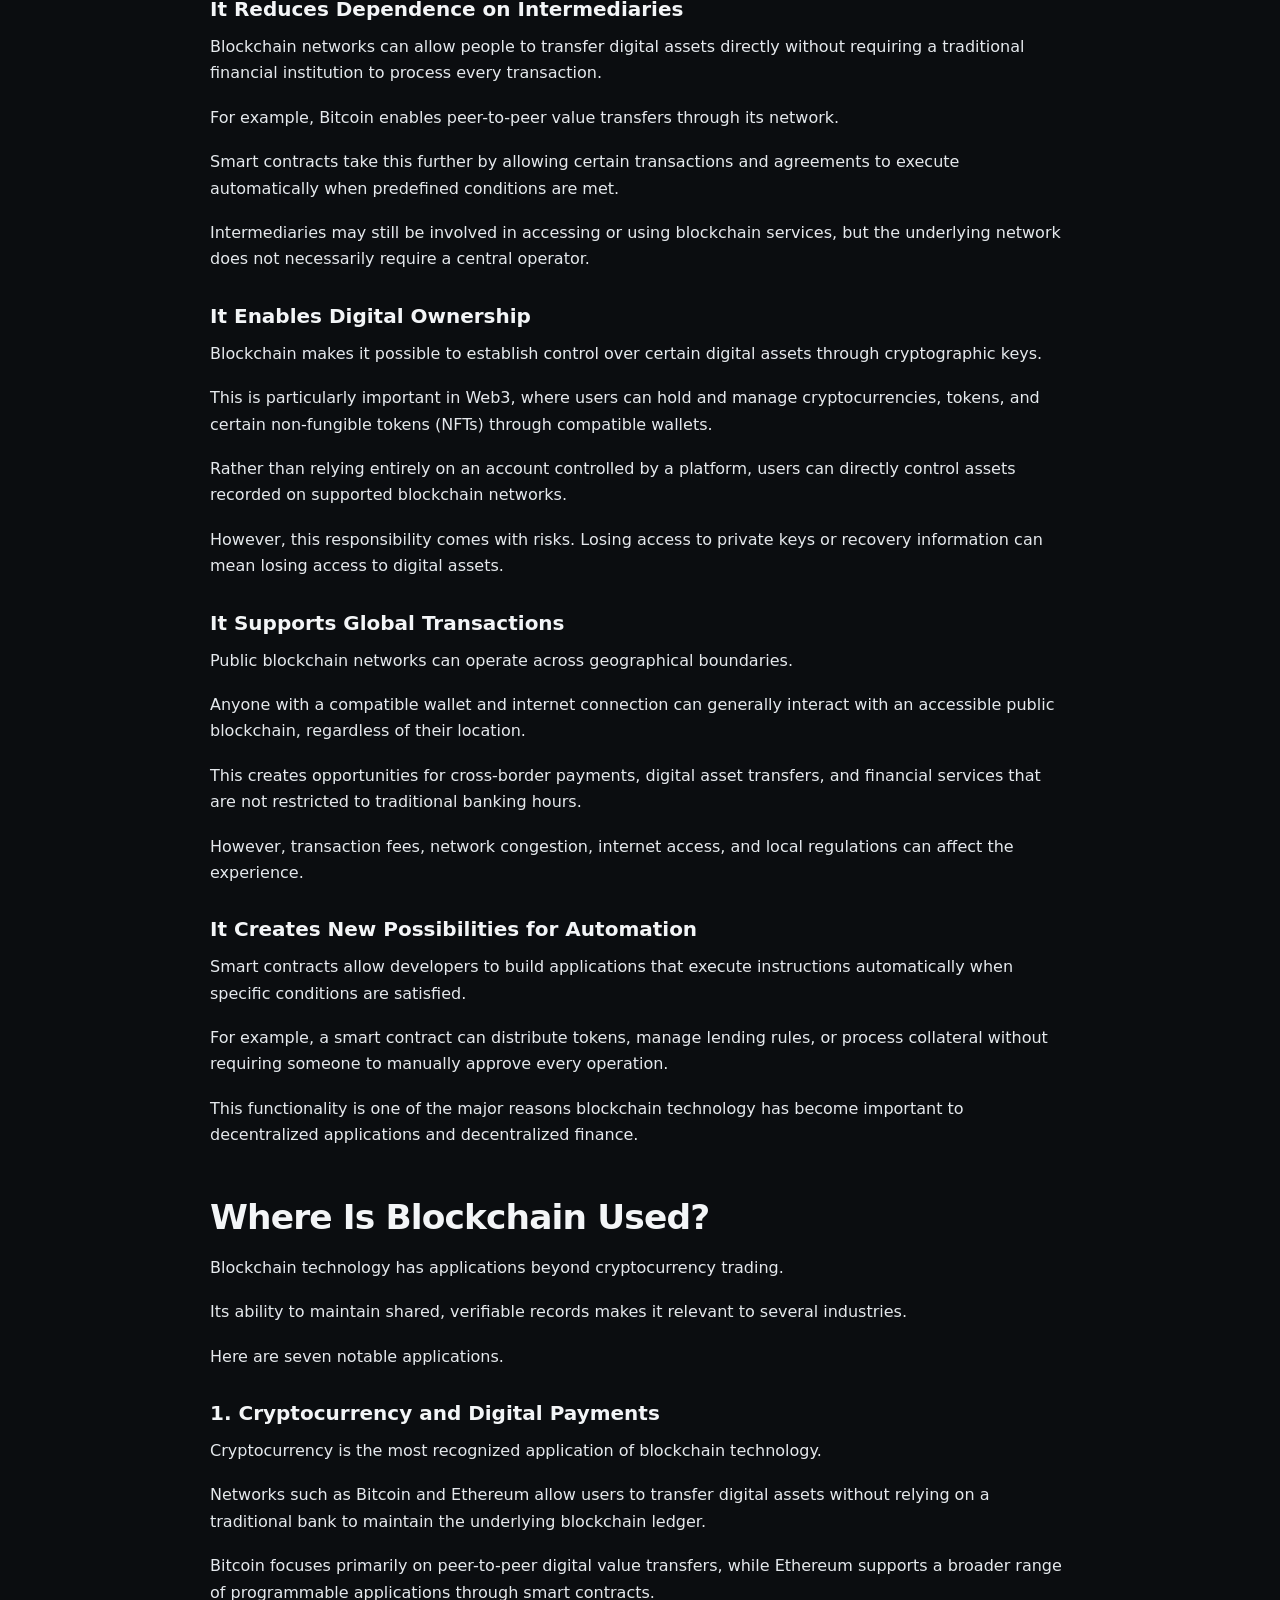
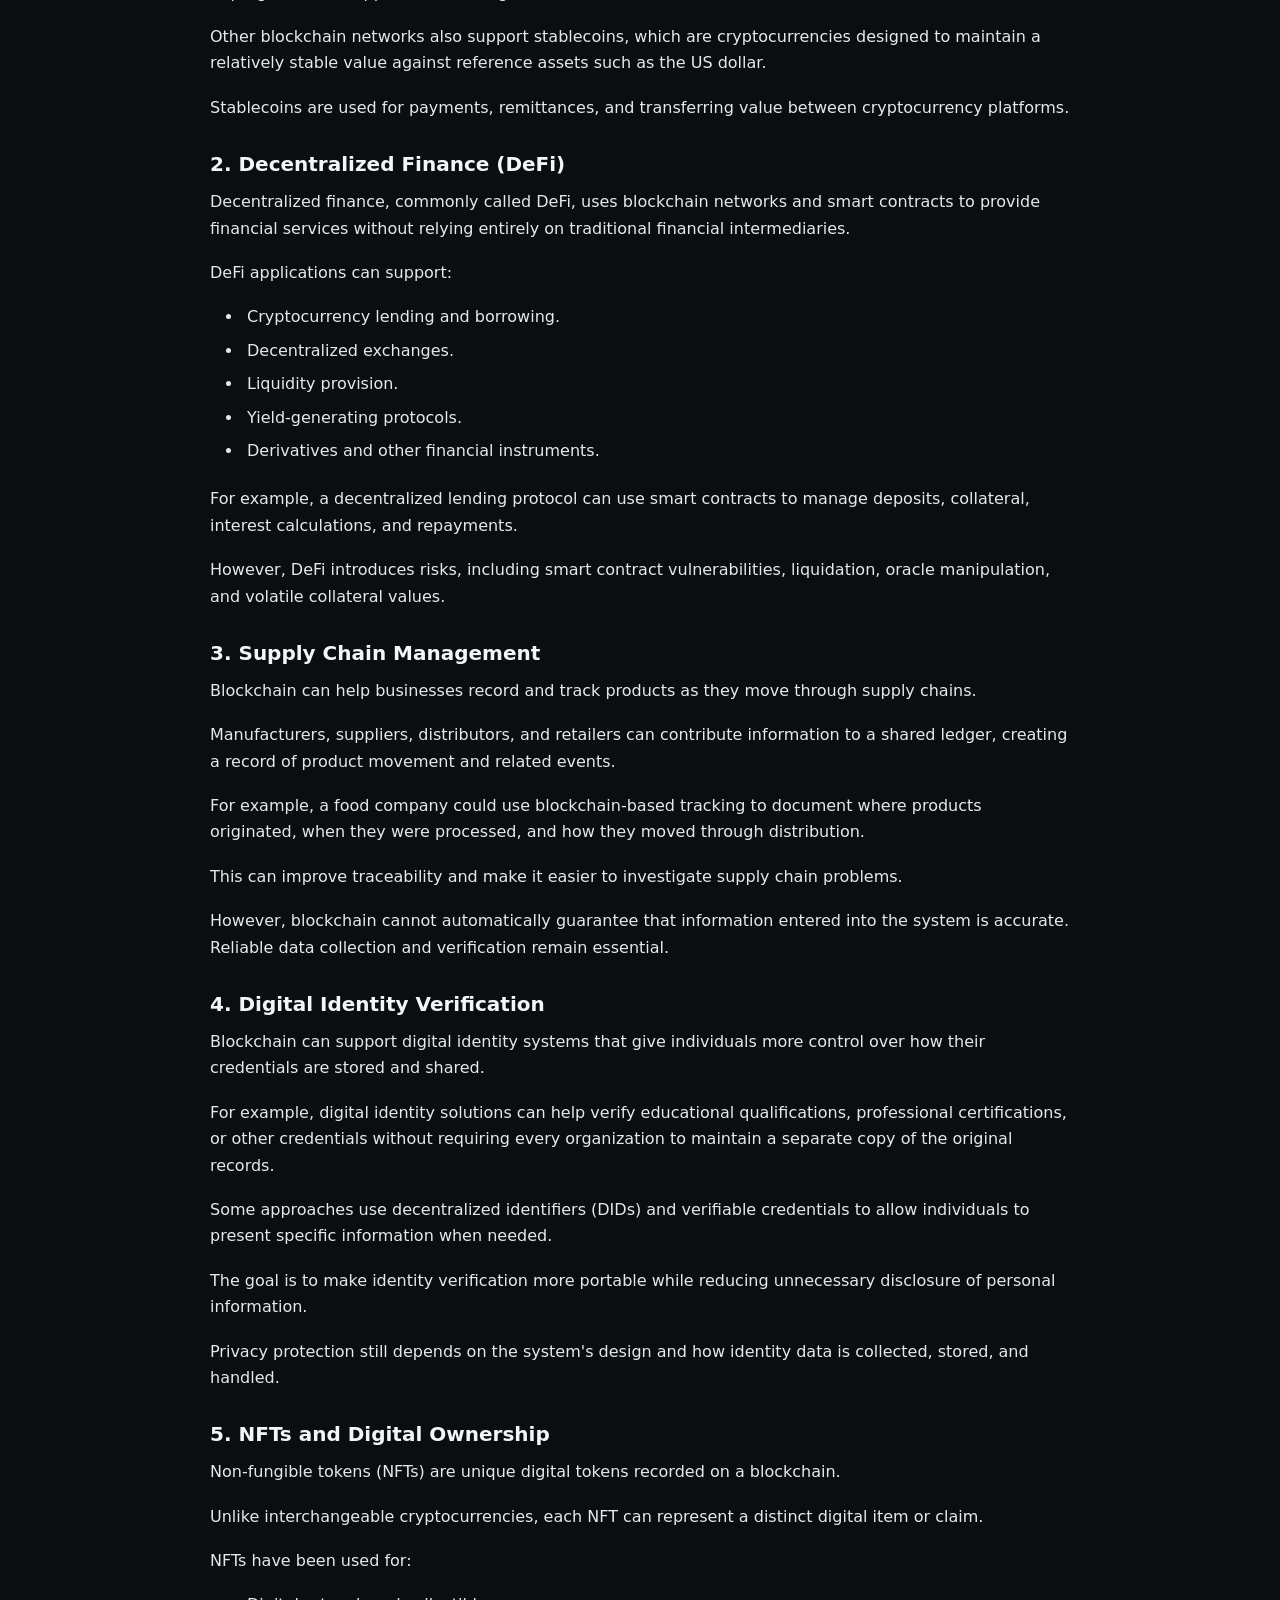
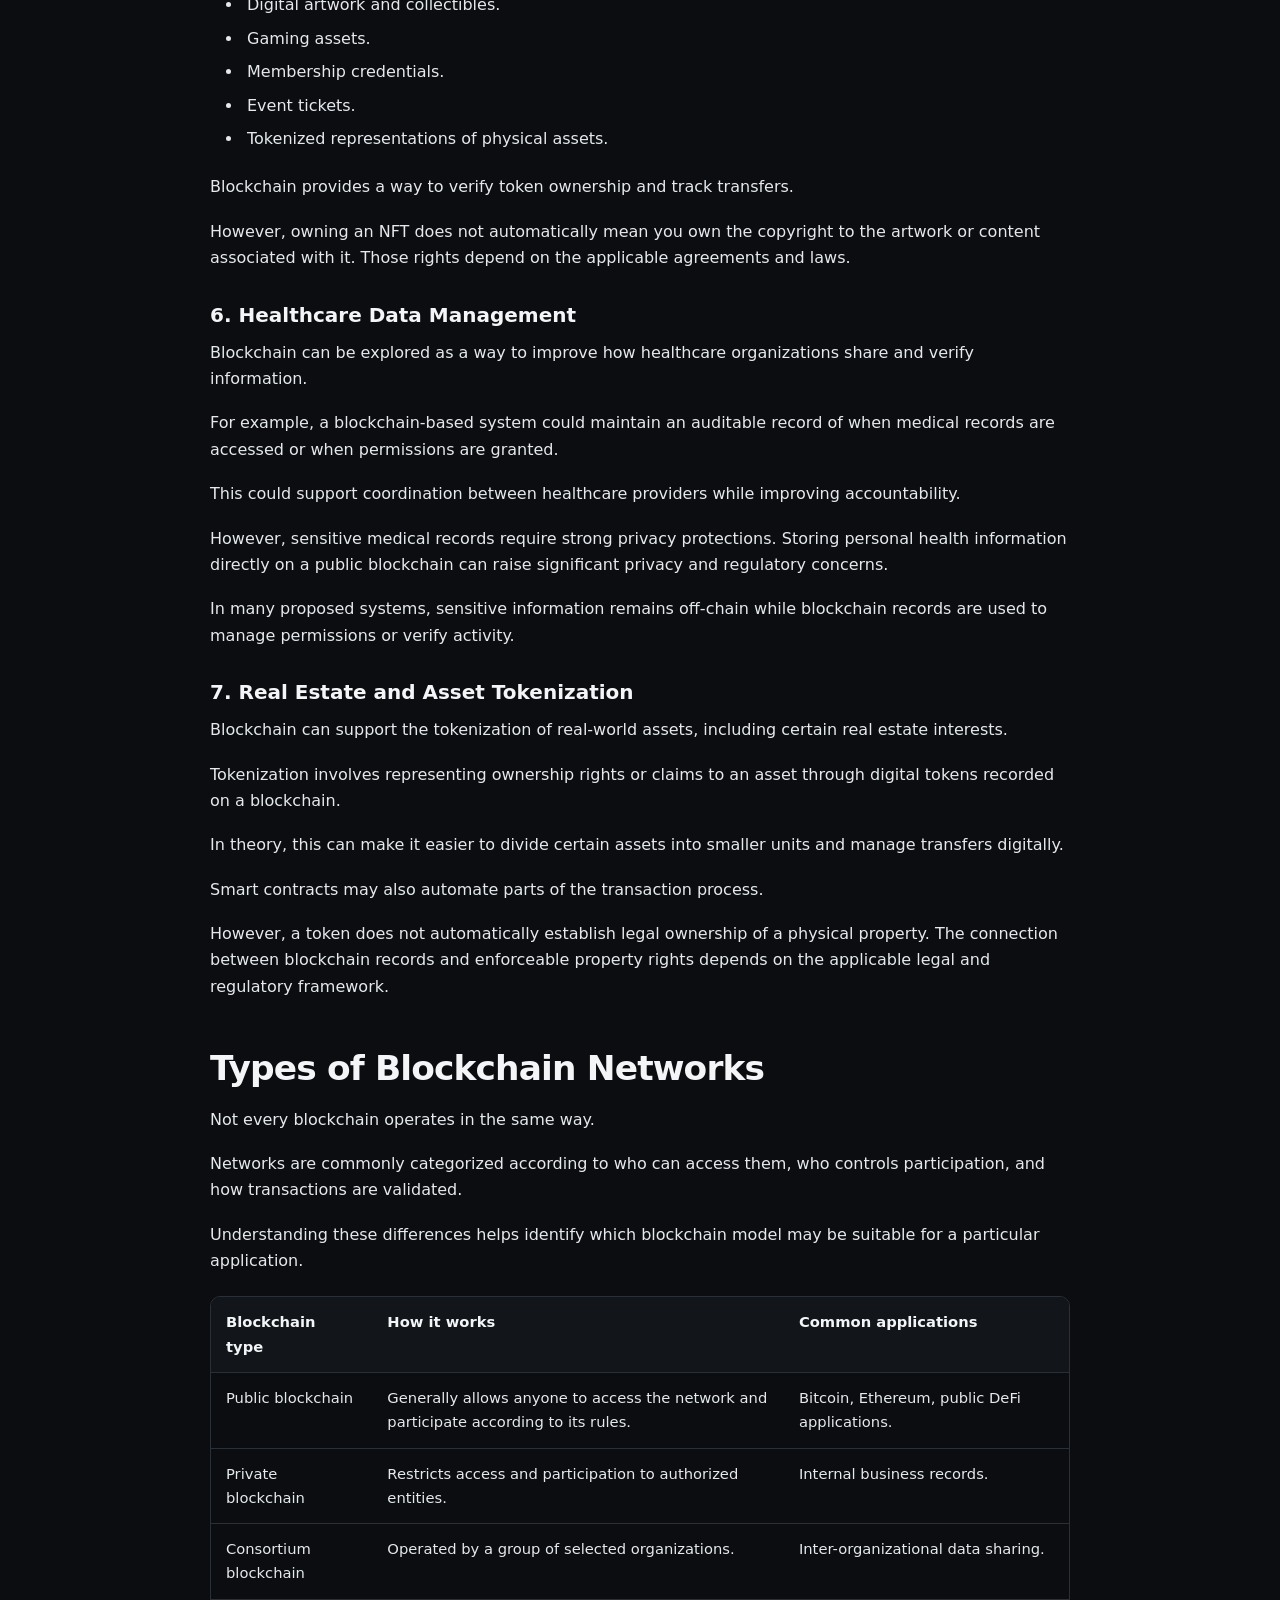
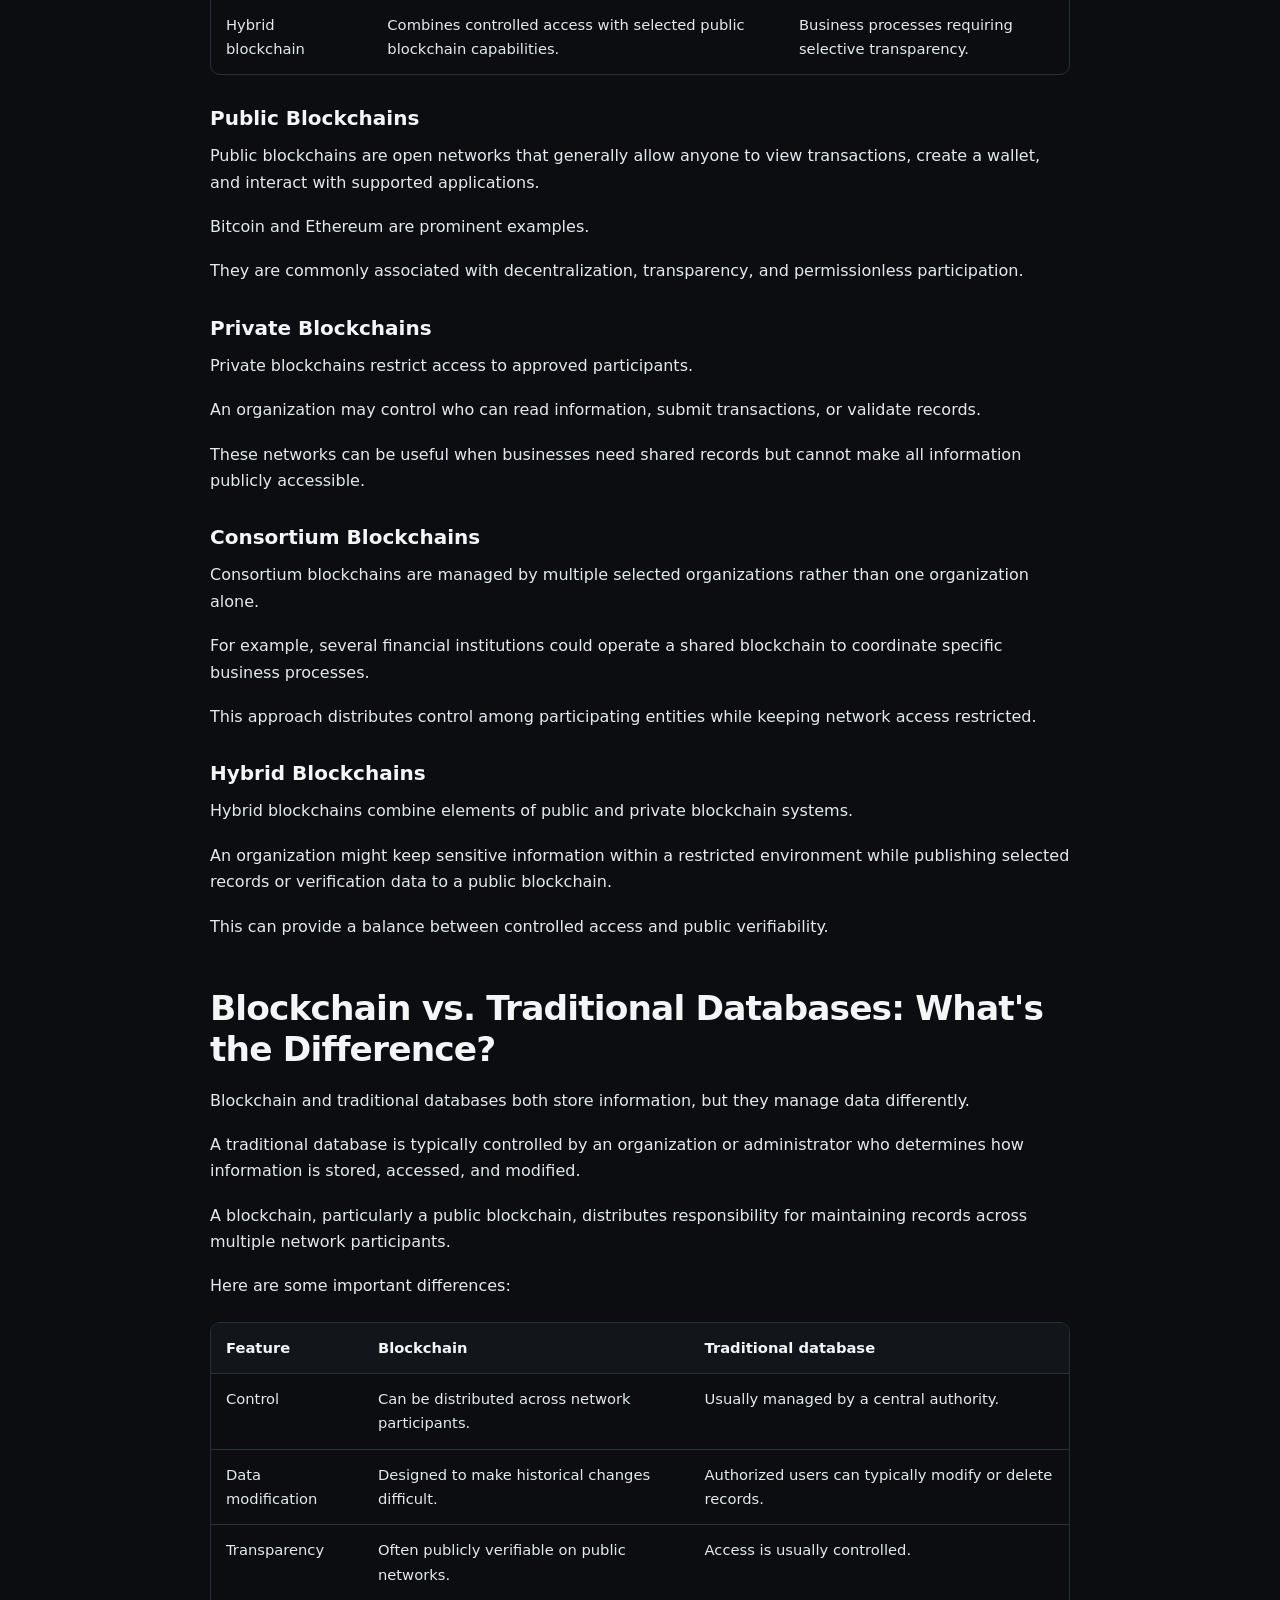
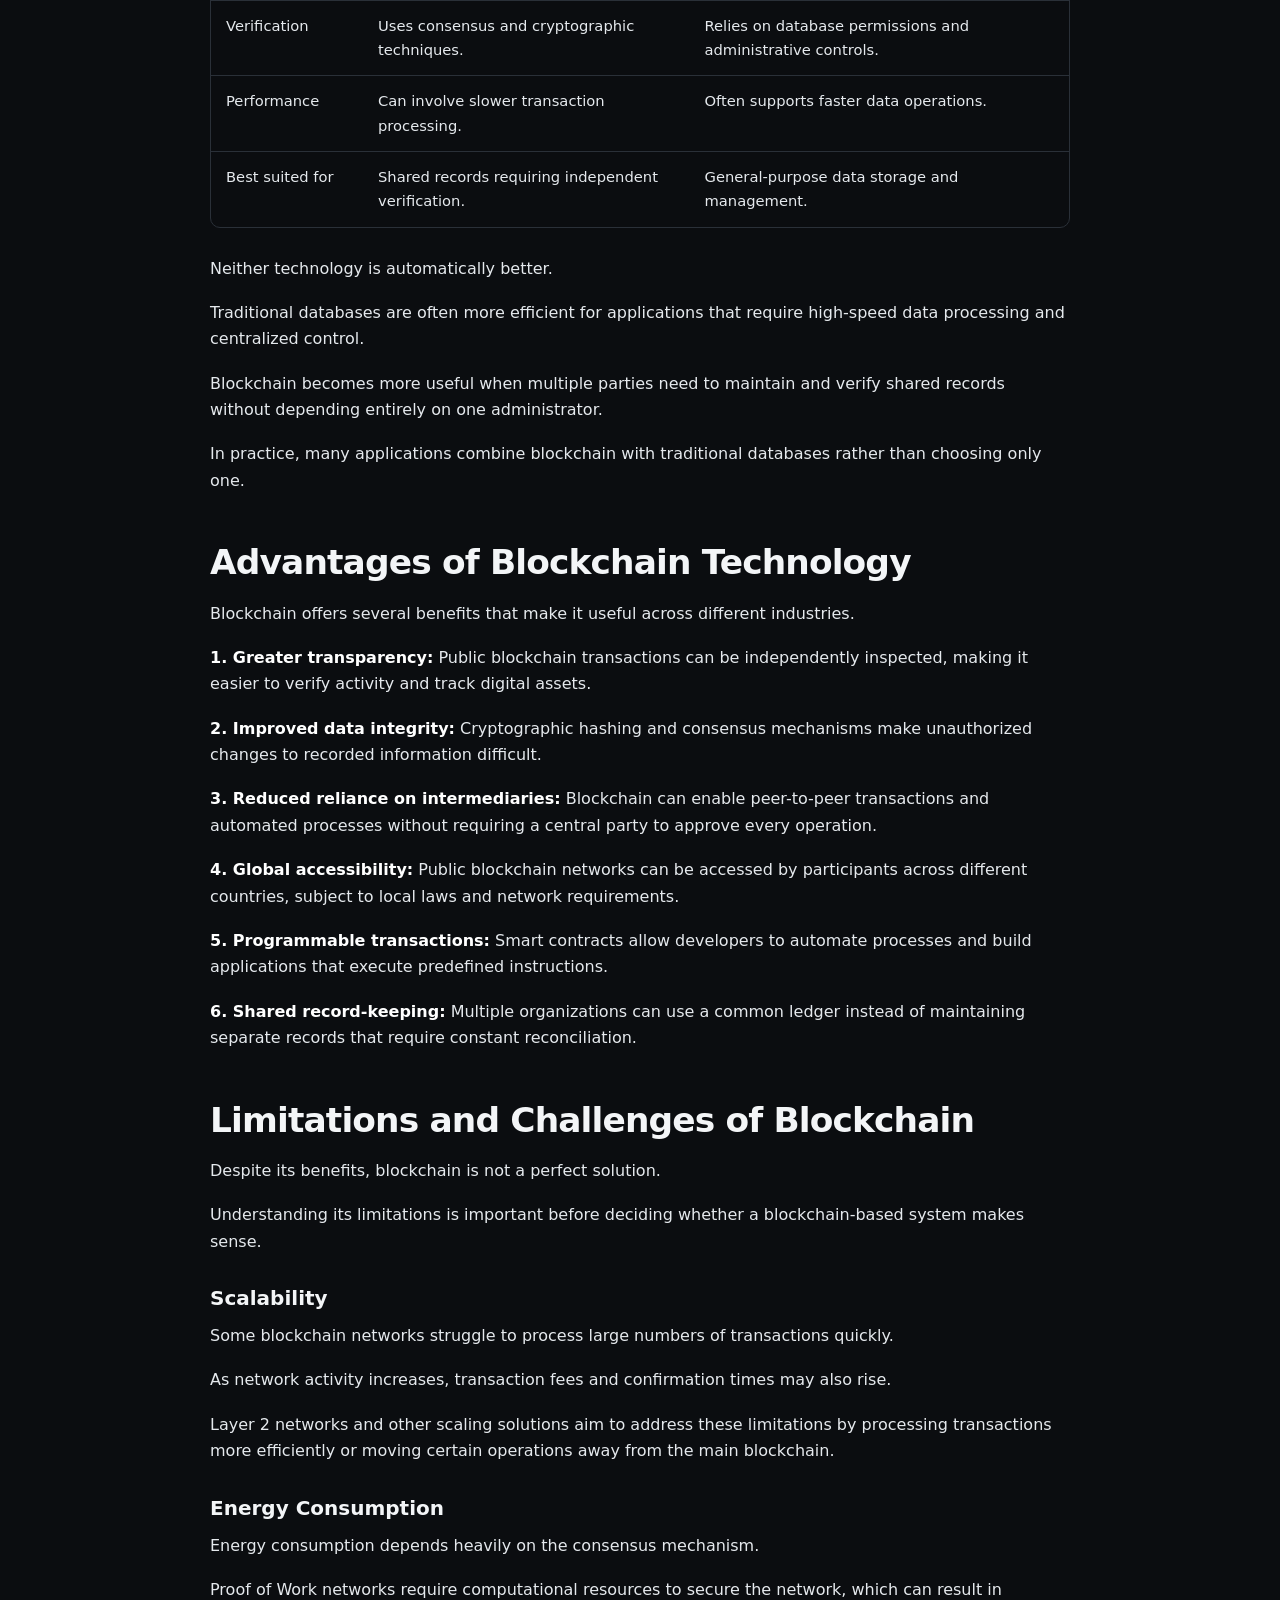
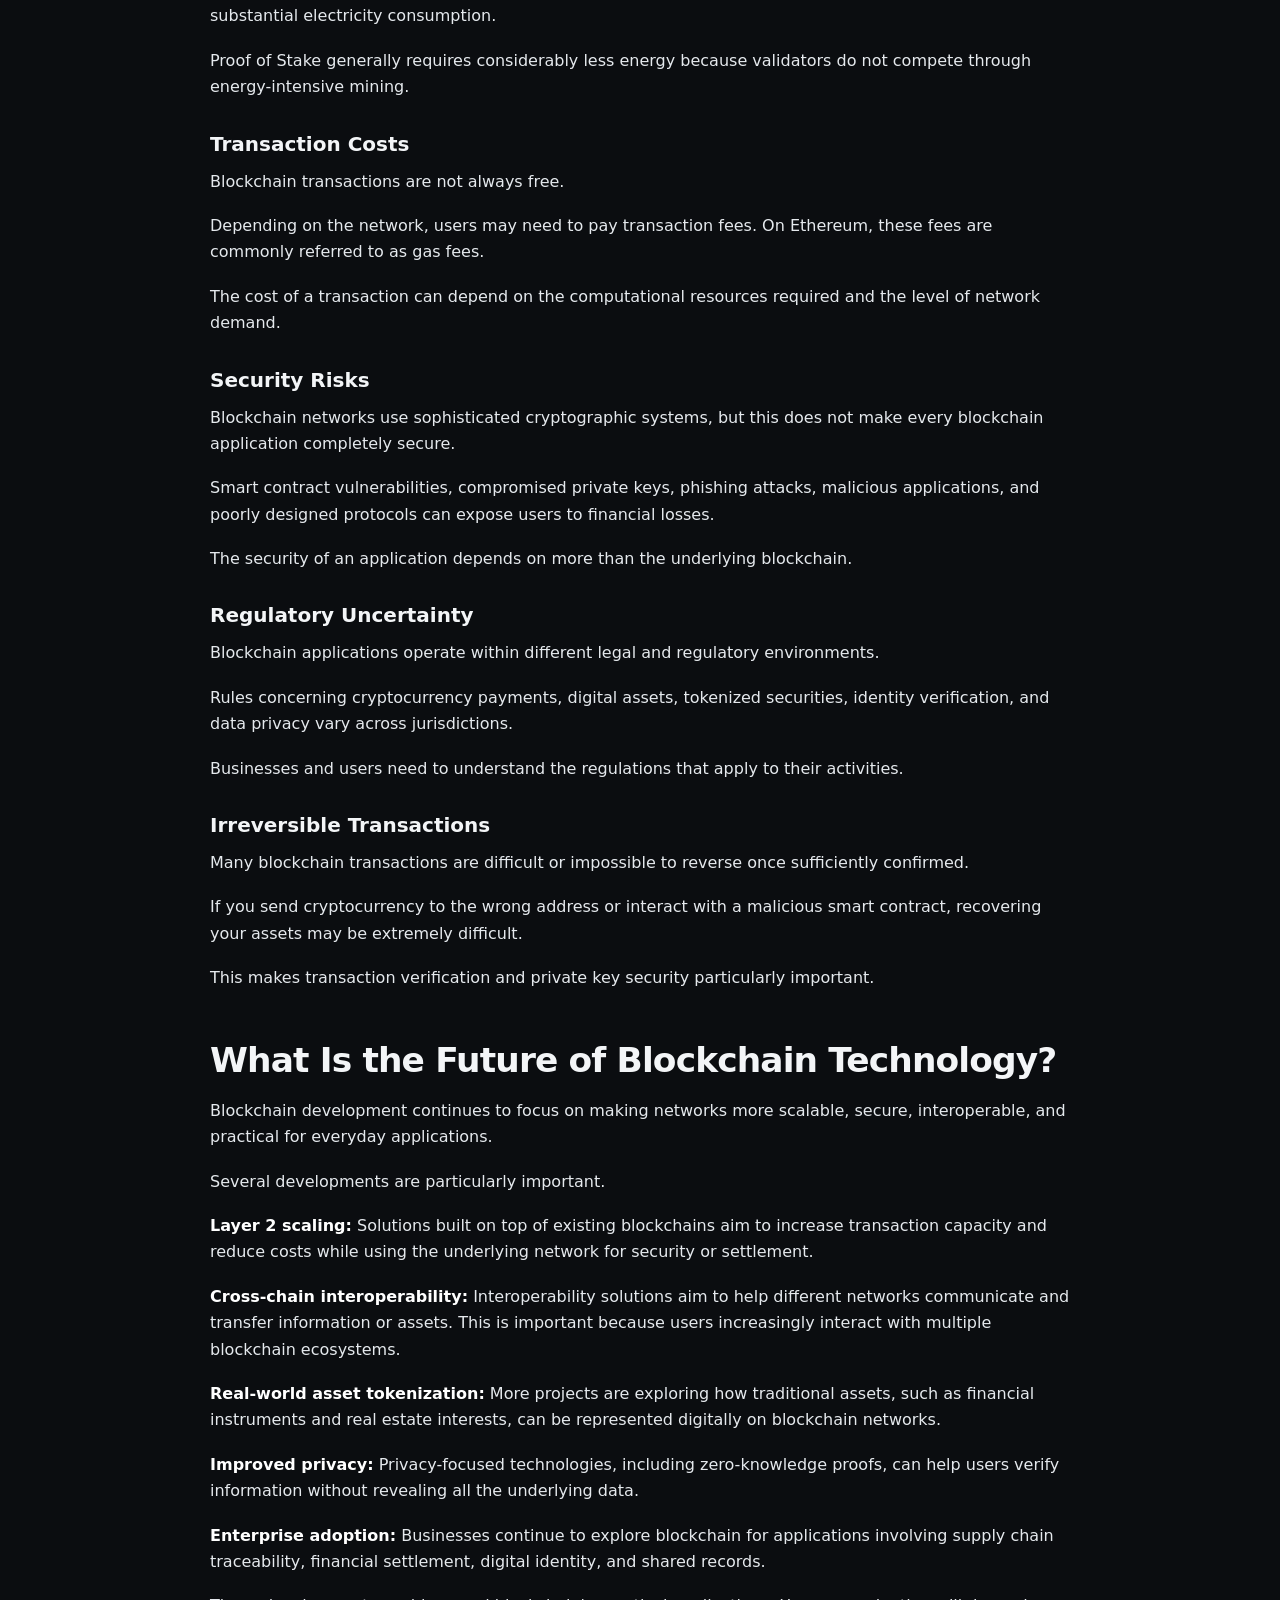
<file: blockchain.html>
<!DOCTYPE html>
<html lang="en">
<head>
  <meta charset="UTF-8">
  <meta name="viewport" content="width=device-width, initial-scale=1.0">
  <meta name="description" content="An introductory guide to blockchain technology, explaining distributed ledgers, cryptographic hashing, consensus mechanisms, network types and real-world applications across industries.">
  <title>What Is Blockchain? How It Works, Benefits, Types, and Real-World Applications | Zeekwrites</title>
  <link rel="stylesheet" href="style.css">
</head>
<body>
  <header class="site-header">
    <nav class="nav container">
      <a class="brand" href="index.html">ZEEKWRITES<span>.</span></a>
      <div class="nav-links"><a href="index.html#work">Portfolio</a><a href="index.html#about">About</a><a href="index.html#contact">Contact</a></div>
    </nav>
  </header>
  <main class="article-shell">
    <a class="article-back" href="index.html#work">← Back to selected work</a>
    <header class="article-header">
      <p class="article-kicker">Web3 &amp; Blockchain · Technical Article</p>
      <h1>What Is Blockchain? How It Works, Benefits, Types, and Real-World Applications</h1>
      <p class="article-deck">An introductory guide to blockchain technology, explaining distributed ledgers, cryptographic hashing, consensus mechanisms, network types and real-world applications across industries.</p>
      <p class="article-byline">Written by FAWOLE TOLUWANIMI EZEKIEL · ZEEKWRITES</p>
    </header>
    <article class="article-content">
      <p>Blockchain is one of the foundational technologies behind Web3 and cryptocurrency. It provides a way to record transactions, verify information, and transfer digital assets across a network without relying entirely on a central authority to manage every step.</p>
<p>However, blockchain is much more than the technology behind Bitcoin.</p>
<p>From decentralized finance (DeFi) and smart contracts to digital identity and supply chain management, blockchain is changing how individuals and organizations store, share, and verify information.</p>
<p>If you're new to Web3, understanding blockchain will help you make sense of cryptocurrencies, decentralized applications, and other blockchain-powered technologies. It will also help you evaluate where blockchain is useful, where it falls short, and why businesses are exploring its potential.</p>
<p>So, what exactly is blockchain, how does it work, and why does it matter? Let's break it down.</p>
<h2>What Is Blockchain?</h2>
<p>Blockchain is a type of distributed digital ledger that records information across a network of computers. Instead of keeping transaction records in one central database, it allows participating computers, commonly called nodes, to maintain and update copies of a shared ledger.</p>
<p>Information is organized into groups called blocks. Each block contains transaction data and other network-specific information, including a cryptographic reference to the previous block.</p>
<p>These references connect blocks in chronological order, forming a chain of records. This structure is where the name <em>blockchain</em> comes from.</p>
<p>Each block is also associated with a cryptographic hash, a unique-looking string generated from its contents. If someone changes information in a block, its hash changes as well, disrupting the cryptographic connection to subsequent blocks.</p>
<p>As a result, altering previously recorded information becomes extremely difficult, particularly on established networks with strong consensus mechanisms.</p>
<p>Blockchain is commonly associated with three characteristics:</p>
<ul>
<li><strong>Decentralization:</strong> Control and record-keeping can be distributed across multiple network participants.</li>
<li><strong>Transparency:</strong> Transactions on many public blockchains can be independently inspected.</li>
<li><strong>Tamper resistance:</strong> Cryptographic mechanisms and network consensus make unauthorized changes to historical records difficult.</li>
</ul>
<p>However, not every blockchain is fully decentralized or publicly accessible. Its level of transparency, participation, and control depends on how the network is designed and governed.</p>
<h2>How Does Blockchain Work?</h2>
<p>Understanding blockchain becomes easier when you follow what happens during a typical transaction.</p>
<p>Although the technical details vary between networks, the general process involves initiating a transaction, broadcasting it, validating it, and recording it in a block.</p>
<p>Let's use a cryptocurrency transfer as an example.</p>
<h3>1. A Transaction Is Initiated</h3>
<p>The process begins when someone initiates a transaction.</p>
<p>For example, imagine sending Bitcoin to another person's wallet or interacting with a smart contract on Ethereum.</p>
<p>The transaction contains relevant information, such as the sender's and recipient's wallet addresses, the amount being transferred, and other network-specific data.</p>
<p>The sender typically authorizes the transaction using a digital signature generated with their private key.</p>
<h3>2. The Transaction Is Broadcast to the Network</h3>
<p>After the transaction is initiated, it is broadcast to the blockchain network.</p>
<p>Participating nodes receive the transaction and check whether it follows the network's rules.</p>
<p>Depending on the blockchain, these checks may include:</p>
<ul>
<li>Verifying the digital signature.</li>
<li>Checking whether the sender has sufficient funds.</li>
<li>Confirming that the transaction follows the network's protocol.</li>
<li>Checking that the transaction has not already been processed.</li>
</ul>
<p>Transactions that fail these checks are rejected.</p>
<h3>3. Transactions Are Verified Through Consensus</h3>
<p>Before transactions become part of the blockchain, the network needs a way to agree on which transactions are valid and the order in which they should be recorded.</p>
<p>This is where a <strong>consensus mechanism</strong> comes in.</p>
<p>Consensus mechanisms allow independent network participants to agree on the blockchain's state without depending on a central administrator.</p>
<p>Two widely used consensus mechanisms are:</p>
<p><strong>Proof of Work (PoW)</strong></p>
<p>Under Proof of Work, miners compete to find a valid cryptographic hash that satisfies the network's difficulty requirements. The successful miner earns the opportunity to propose a new block, which other network participants can verify.</p>
<p>Bitcoin uses Proof of Work to secure its network.</p>
<p><strong>Proof of Stake (PoS)</strong></p>
<p>Under Proof of Stake, validators commit cryptocurrency as a stake to participate in network consensus. Validators help verify transactions and propose new blocks. They may receive rewards for participating honestly and face penalties for certain dishonest actions.</p>
<p>Ethereum uses Proof of Stake following its transition from Proof of Work in September 2022.</p>
<p>Different blockchains use different consensus mechanisms, each with its own security, performance, energy, and decentralization trade-offs.</p>
<h3>4. Verified Transactions Are Added to a Block</h3>
<p>Once transactions meet the network's requirements, they can be included in a proposed block.</p>
<p>A block generally contains:</p>
<ul>
<li>A collection of transactions.</li>
<li>A reference to the previous block.</li>
<li>A block header containing network-specific metadata.</li>
<li>Cryptographic information used to verify the block's contents.</li>
</ul>
<p>The exact structure differs between blockchain networks. For example, Bitcoin's block header contains a Merkle root representing the transactions included in the block.</p>
<p>The block is then proposed and accepted according to the network's consensus rules.</p>
<h3>5. The Blockchain Ledger Is Updated</h3>
<p>After a block is accepted, participating nodes update their records to reflect the new information.</p>
<p>The new block connects to its predecessor through a cryptographic reference, maintaining the blockchain's chronological structure.</p>
<p>The transaction is now recorded on the blockchain.</p>
<p>However, confirmation and finality are not necessarily the same thing. Depending on the network, additional confirmations or a specific finality process may be required before a transaction is considered sufficiently settled.</p>
<h2>Key Features of Blockchain Technology</h2>
<p>Blockchain has several characteristics that distinguish it from traditional databases and centralized record-keeping systems.</p>
<h3>1. Decentralization</h3>
<p>Decentralization means that control over a blockchain network is distributed among multiple participants rather than concentrated in one central authority.</p>
<p>On a public blockchain, independent nodes can maintain copies of the ledger and participate in verifying transactions according to the network's rules.</p>
<p>This reduces dependence on a single institution to maintain the entire transaction history.</p>
<p>However, decentralization varies between networks. It can be influenced by validator concentration, infrastructure ownership, network governance, and the distribution of decision-making power.</p>
<h3>2. Transparency</h3>
<p>Many public blockchains allow anyone to inspect recorded transactions using a blockchain explorer.</p>
<p>For example, someone can search for a Bitcoin or Ethereum transaction hash and view information such as:</p>
<ul>
<li>Transaction status.</li>
<li>Wallet addresses involved.</li>
<li>Transaction fees.</li>
<li>Block information.</li>
<li>Confirmation details.</li>
</ul>
<p>This makes it possible to independently verify on-chain activity.</p>
<p>However, transparency does not necessarily mean that users' real-world identities are visible. Public blockchains generally display wallet addresses rather than directly revealing the personal identities behind them.</p>
<h3>3. Immutability and Tamper Resistance</h3>
<p>Blockchain records are designed to be difficult to alter after confirmation.</p>
<p>Cryptographic hashes connect blocks, while consensus mechanisms help protect the network's transaction history.</p>
<p>Changing information in an earlier block would generally require overcoming the cryptographic and consensus protections of the network.</p>
<p>This makes blockchain useful when multiple parties need a reliable shared record.</p>
<p>Still, immutability is not absolute. Network upgrades, governance decisions, software vulnerabilities, and changes to consensus rules can affect how blockchain history is handled.</p>
<h3>4. Cryptographic Security</h3>
<p>Blockchain uses cryptography to protect transactions and help verify ownership.</p>
<p>Public-key cryptography allows users to control digital assets through private keys and corresponding public addresses.</p>
<p>Digital signatures help demonstrate that a transaction was authorized by someone controlling the relevant private key.</p>
<p>Hash functions also help protect the integrity of blockchain data by producing fixed-length outputs from input information.</p>
<p>Together, these techniques make unauthorized transaction manipulation significantly more difficult.</p>
<h3>5. Distributed Ledger</h3>
<p>A blockchain ledger is maintained across multiple computers participating in the network.</p>
<p>Instead of depending entirely on one database administrator, the network uses agreed-upon rules to keep its records consistent.</p>
<p>This distributed structure can improve resilience because the system does not rely on a single computer or organization to maintain the entire transaction history.</p>
<h2>Why Does Blockchain Matter?</h2>
<p>Blockchain matters because it introduces another way to record, verify, and transfer digital information and assets.</p>
<p>Traditional digital systems often rely on intermediaries to maintain records and confirm transactions. Banks, payment processors, and other institutions typically manage their own databases and establish trust between participants.</p>
<p>Blockchain introduces a different approach: multiple independent participants can maintain and verify a shared ledger using predefined rules.</p>
<p>This has several important implications.</p>
<h3>It Reduces Dependence on Intermediaries</h3>
<p>Blockchain networks can allow people to transfer digital assets directly without requiring a traditional financial institution to process every transaction.</p>
<p>For example, Bitcoin enables peer-to-peer value transfers through its network.</p>
<p>Smart contracts take this further by allowing certain transactions and agreements to execute automatically when predefined conditions are met.</p>
<p>Intermediaries may still be involved in accessing or using blockchain services, but the underlying network does not necessarily require a central operator.</p>
<h3>It Enables Digital Ownership</h3>
<p>Blockchain makes it possible to establish control over certain digital assets through cryptographic keys.</p>
<p>This is particularly important in Web3, where users can hold and manage cryptocurrencies, tokens, and certain non-fungible tokens (NFTs) through compatible wallets.</p>
<p>Rather than relying entirely on an account controlled by a platform, users can directly control assets recorded on supported blockchain networks.</p>
<p>However, this responsibility comes with risks. Losing access to private keys or recovery information can mean losing access to digital assets.</p>
<h3>It Supports Global Transactions</h3>
<p>Public blockchain networks can operate across geographical boundaries.</p>
<p>Anyone with a compatible wallet and internet connection can generally interact with an accessible public blockchain, regardless of their location.</p>
<p>This creates opportunities for cross-border payments, digital asset transfers, and financial services that are not restricted to traditional banking hours.</p>
<p>However, transaction fees, network congestion, internet access, and local regulations can affect the experience.</p>
<h3>It Creates New Possibilities for Automation</h3>
<p>Smart contracts allow developers to build applications that execute instructions automatically when specific conditions are satisfied.</p>
<p>For example, a smart contract can distribute tokens, manage lending rules, or process collateral without requiring someone to manually approve every operation.</p>
<p>This functionality is one of the major reasons blockchain technology has become important to decentralized applications and decentralized finance.</p>
<h2>Where Is Blockchain Used?</h2>
<p>Blockchain technology has applications beyond cryptocurrency trading.</p>
<p>Its ability to maintain shared, verifiable records makes it relevant to several industries.</p>
<p>Here are seven notable applications.</p>
<h3>1. Cryptocurrency and Digital Payments</h3>
<p>Cryptocurrency is the most recognized application of blockchain technology.</p>
<p>Networks such as Bitcoin and Ethereum allow users to transfer digital assets without relying on a traditional bank to maintain the underlying blockchain ledger.</p>
<p>Bitcoin focuses primarily on peer-to-peer digital value transfers, while Ethereum supports a broader range of programmable applications through smart contracts.</p>
<p>Other blockchain networks also support stablecoins, which are cryptocurrencies designed to maintain a relatively stable value against reference assets such as the US dollar.</p>
<p>Stablecoins are used for payments, remittances, and transferring value between cryptocurrency platforms.</p>
<h3>2. Decentralized Finance (DeFi)</h3>
<p>Decentralized finance, commonly called DeFi, uses blockchain networks and smart contracts to provide financial services without relying entirely on traditional financial intermediaries.</p>
<p>DeFi applications can support:</p>
<ul>
<li>Cryptocurrency lending and borrowing.</li>
<li>Decentralized exchanges.</li>
<li>Liquidity provision.</li>
<li>Yield-generating protocols.</li>
<li>Derivatives and other financial instruments.</li>
</ul>
<p>For example, a decentralized lending protocol can use smart contracts to manage deposits, collateral, interest calculations, and repayments.</p>
<p>However, DeFi introduces risks, including smart contract vulnerabilities, liquidation, oracle manipulation, and volatile collateral values.</p>
<h3>3. Supply Chain Management</h3>
<p>Blockchain can help businesses record and track products as they move through supply chains.</p>
<p>Manufacturers, suppliers, distributors, and retailers can contribute information to a shared ledger, creating a record of product movement and related events.</p>
<p>For example, a food company could use blockchain-based tracking to document where products originated, when they were processed, and how they moved through distribution.</p>
<p>This can improve traceability and make it easier to investigate supply chain problems.</p>
<p>However, blockchain cannot automatically guarantee that information entered into the system is accurate. Reliable data collection and verification remain essential.</p>
<h3>4. Digital Identity Verification</h3>
<p>Blockchain can support digital identity systems that give individuals more control over how their credentials are stored and shared.</p>
<p>For example, digital identity solutions can help verify educational qualifications, professional certifications, or other credentials without requiring every organization to maintain a separate copy of the original records.</p>
<p>Some approaches use decentralized identifiers (DIDs) and verifiable credentials to allow individuals to present specific information when needed.</p>
<p>The goal is to make identity verification more portable while reducing unnecessary disclosure of personal information.</p>
<p>Privacy protection still depends on the system's design and how identity data is collected, stored, and handled.</p>
<h3>5. NFTs and Digital Ownership</h3>
<p>Non-fungible tokens (NFTs) are unique digital tokens recorded on a blockchain.</p>
<p>Unlike interchangeable cryptocurrencies, each NFT can represent a distinct digital item or claim.</p>
<p>NFTs have been used for:</p>
<ul>
<li>Digital artwork and collectibles.</li>
<li>Gaming assets.</li>
<li>Membership credentials.</li>
<li>Event tickets.</li>
<li>Tokenized representations of physical assets.</li>
</ul>
<p>Blockchain provides a way to verify token ownership and track transfers.</p>
<p>However, owning an NFT does not automatically mean you own the copyright to the artwork or content associated with it. Those rights depend on the applicable agreements and laws.</p>
<h3>6. Healthcare Data Management</h3>
<p>Blockchain can be explored as a way to improve how healthcare organizations share and verify information.</p>
<p>For example, a blockchain-based system could maintain an auditable record of when medical records are accessed or when permissions are granted.</p>
<p>This could support coordination between healthcare providers while improving accountability.</p>
<p>However, sensitive medical records require strong privacy protections. Storing personal health information directly on a public blockchain can raise significant privacy and regulatory concerns.</p>
<p>In many proposed systems, sensitive information remains off-chain while blockchain records are used to manage permissions or verify activity.</p>
<h3>7. Real Estate and Asset Tokenization</h3>
<p>Blockchain can support the tokenization of real-world assets, including certain real estate interests.</p>
<p>Tokenization involves representing ownership rights or claims to an asset through digital tokens recorded on a blockchain.</p>
<p>In theory, this can make it easier to divide certain assets into smaller units and manage transfers digitally.</p>
<p>Smart contracts may also automate parts of the transaction process.</p>
<p>However, a token does not automatically establish legal ownership of a physical property. The connection between blockchain records and enforceable property rights depends on the applicable legal and regulatory framework.</p>
<h2>Types of Blockchain Networks</h2>
<p>Not every blockchain operates in the same way.</p>
<p>Networks are commonly categorized according to who can access them, who controls participation, and how transactions are validated.</p>
<p>Understanding these differences helps identify which blockchain model may be suitable for a particular application.</p>
<div class="article-table-wrap"><table><thead><tr>
<th>Blockchain type</th>
<th>How it works</th>
<th>Common applications</th>
</tr></thead><tbody>
<tr>
<td>Public blockchain</td>
<td>Generally allows anyone to access the network and participate according to its rules.</td>
<td>Bitcoin, Ethereum, public DeFi applications.</td>
</tr>
<tr>
<td>Private blockchain</td>
<td>Restricts access and participation to authorized entities.</td>
<td>Internal business records.</td>
</tr>
<tr>
<td>Consortium blockchain</td>
<td>Operated by a group of selected organizations.</td>
<td>Inter-organizational data sharing.</td>
</tr>
<tr>
<td>Hybrid blockchain</td>
<td>Combines controlled access with selected public blockchain capabilities.</td>
<td>Business processes requiring selective transparency.</td>
</tr>
</tbody></table></div>
<h3>Public Blockchains</h3>
<p>Public blockchains are open networks that generally allow anyone to view transactions, create a wallet, and interact with supported applications.</p>
<p>Bitcoin and Ethereum are prominent examples.</p>
<p>They are commonly associated with decentralization, transparency, and permissionless participation.</p>
<h3>Private Blockchains</h3>
<p>Private blockchains restrict access to approved participants.</p>
<p>An organization may control who can read information, submit transactions, or validate records.</p>
<p>These networks can be useful when businesses need shared records but cannot make all information publicly accessible.</p>
<h3>Consortium Blockchains</h3>
<p>Consortium blockchains are managed by multiple selected organizations rather than one organization alone.</p>
<p>For example, several financial institutions could operate a shared blockchain to coordinate specific business processes.</p>
<p>This approach distributes control among participating entities while keeping network access restricted.</p>
<h3>Hybrid Blockchains</h3>
<p>Hybrid blockchains combine elements of public and private blockchain systems.</p>
<p>An organization might keep sensitive information within a restricted environment while publishing selected records or verification data to a public blockchain.</p>
<p>This can provide a balance between controlled access and public verifiability.</p>
<h2>Blockchain vs. Traditional Databases: What's the Difference?</h2>
<p>Blockchain and traditional databases both store information, but they manage data differently.</p>
<p>A traditional database is typically controlled by an organization or administrator who determines how information is stored, accessed, and modified.</p>
<p>A blockchain, particularly a public blockchain, distributes responsibility for maintaining records across multiple network participants.</p>
<p>Here are some important differences:</p>
<div class="article-table-wrap"><table><thead><tr>
<th>Feature</th>
<th>Blockchain</th>
<th>Traditional database</th>
</tr></thead><tbody>
<tr>
<td>Control</td>
<td>Can be distributed across network participants.</td>
<td>Usually managed by a central authority.</td>
</tr>
<tr>
<td>Data modification</td>
<td>Designed to make historical changes difficult.</td>
<td>Authorized users can typically modify or delete records.</td>
</tr>
<tr>
<td>Transparency</td>
<td>Often publicly verifiable on public networks.</td>
<td>Access is usually controlled.</td>
</tr>
<tr>
<td>Verification</td>
<td>Uses consensus and cryptographic techniques.</td>
<td>Relies on database permissions and administrative controls.</td>
</tr>
<tr>
<td>Performance</td>
<td>Can involve slower transaction processing.</td>
<td>Often supports faster data operations.</td>
</tr>
<tr>
<td>Best suited for</td>
<td>Shared records requiring independent verification.</td>
<td>General-purpose data storage and management.</td>
</tr>
</tbody></table></div>
<p>Neither technology is automatically better.</p>
<p>Traditional databases are often more efficient for applications that require high-speed data processing and centralized control.</p>
<p>Blockchain becomes more useful when multiple parties need to maintain and verify shared records without depending entirely on one administrator.</p>
<p>In practice, many applications combine blockchain with traditional databases rather than choosing only one.</p>
<h2>Advantages of Blockchain Technology</h2>
<p>Blockchain offers several benefits that make it useful across different industries.</p>
<p><strong>1. Greater transparency:</strong> Public blockchain transactions can be independently inspected, making it easier to verify activity and track digital assets.</p>
<p><strong>2. Improved data integrity:</strong> Cryptographic hashing and consensus mechanisms make unauthorized changes to recorded information difficult.</p>
<p><strong>3. Reduced reliance on intermediaries:</strong> Blockchain can enable peer-to-peer transactions and automated processes without requiring a central party to approve every operation.</p>
<p><strong>4. Global accessibility:</strong> Public blockchain networks can be accessed by participants across different countries, subject to local laws and network requirements.</p>
<p><strong>5. Programmable transactions:</strong> Smart contracts allow developers to automate processes and build applications that execute predefined instructions.</p>
<p><strong>6. Shared record-keeping:</strong> Multiple organizations can use a common ledger instead of maintaining separate records that require constant reconciliation.</p>
<h2>Limitations and Challenges of Blockchain</h2>
<p>Despite its benefits, blockchain is not a perfect solution.</p>
<p>Understanding its limitations is important before deciding whether a blockchain-based system makes sense.</p>
<h3>Scalability</h3>
<p>Some blockchain networks struggle to process large numbers of transactions quickly.</p>
<p>As network activity increases, transaction fees and confirmation times may also rise.</p>
<p>Layer 2 networks and other scaling solutions aim to address these limitations by processing transactions more efficiently or moving certain operations away from the main blockchain.</p>
<h3>Energy Consumption</h3>
<p>Energy consumption depends heavily on the consensus mechanism.</p>
<p>Proof of Work networks require computational resources to secure the network, which can result in substantial electricity consumption.</p>
<p>Proof of Stake generally requires considerably less energy because validators do not compete through energy-intensive mining.</p>
<h3>Transaction Costs</h3>
<p>Blockchain transactions are not always free.</p>
<p>Depending on the network, users may need to pay transaction fees. On Ethereum, these fees are commonly referred to as gas fees.</p>
<p>The cost of a transaction can depend on the computational resources required and the level of network demand.</p>
<h3>Security Risks</h3>
<p>Blockchain networks use sophisticated cryptographic systems, but this does not make every blockchain application completely secure.</p>
<p>Smart contract vulnerabilities, compromised private keys, phishing attacks, malicious applications, and poorly designed protocols can expose users to financial losses.</p>
<p>The security of an application depends on more than the underlying blockchain.</p>
<h3>Regulatory Uncertainty</h3>
<p>Blockchain applications operate within different legal and regulatory environments.</p>
<p>Rules concerning cryptocurrency payments, digital assets, tokenized securities, identity verification, and data privacy vary across jurisdictions.</p>
<p>Businesses and users need to understand the regulations that apply to their activities.</p>
<h3>Irreversible Transactions</h3>
<p>Many blockchain transactions are difficult or impossible to reverse once sufficiently confirmed.</p>
<p>If you send cryptocurrency to the wrong address or interact with a malicious smart contract, recovering your assets may be extremely difficult.</p>
<p>This makes transaction verification and private key security particularly important.</p>
<h2>What Is the Future of Blockchain Technology?</h2>
<p>Blockchain development continues to focus on making networks more scalable, secure, interoperable, and practical for everyday applications.</p>
<p>Several developments are particularly important.</p>
<p><strong>Layer 2 scaling:</strong> Solutions built on top of existing blockchains aim to increase transaction capacity and reduce costs while using the underlying network for security or settlement.</p>
<p><strong>Cross-chain interoperability:</strong> Interoperability solutions aim to help different networks communicate and transfer information or assets. This is important because users increasingly interact with multiple blockchain ecosystems.</p>
<p><strong>Real-world asset tokenization:</strong> More projects are exploring how traditional assets, such as financial instruments and real estate interests, can be represented digitally on blockchain networks.</p>
<p><strong>Improved privacy:</strong> Privacy-focused technologies, including zero-knowledge proofs, can help users verify information without revealing all the underlying data.</p>
<p><strong>Enterprise adoption:</strong> Businesses continue to explore blockchain for applications involving supply chain traceability, financial settlement, digital identity, and shared records.</p>
<p>These developments could expand blockchain's practical applications. However, adoption will depend on whether blockchain solutions provide clear advantages over existing technologies in terms of cost, security, usability, and regulatory compliance.</p>
<h2>Frequently Asked Questions About Blockchain</h2>
<h3>Is blockchain the same as cryptocurrency?</h3>
<p>No. Blockchain is the underlying technology used by many cryptocurrencies, but the two terms do not mean the same thing.</p>
<p>Cryptocurrency is a type of digital asset, while blockchain is a system for recording and verifying information.</p>
<p>Blockchain can also support applications that do not involve cryptocurrency, including digital identity systems, supply chain tracking, and document verification.</p>
<h3>Can blockchain be hacked?</h3>
<p>Blockchain networks can be highly resistant to certain types of attacks, but they are not completely immune to security threats.</p>
<p>Potential risks include consensus attacks, software vulnerabilities, compromised private keys, and smart contract exploits.</p>
<p>A secure blockchain does not automatically make every application built on it secure.</p>
<h3>Who controls a blockchain?</h3>
<p>It depends on the blockchain.</p>
<p>Public networks are generally maintained by distributed groups of participants, including node operators, miners, or validators.</p>
<p>Private blockchains are typically controlled by an organization, while consortium blockchains are governed by multiple participating organizations.</p>
<h3>Is blockchain data stored permanently?</h3>
<p>Blockchain records are generally designed to remain part of the ledger once accepted and finalized.</p>
<p>However, the way data is stored and retained varies between networks. Changes to network rules, governance decisions, and protocol upgrades can also affect how historical records are handled.</p>
<h3>Do all blockchains use mining?</h3>
<p>No. Mining is primarily associated with Proof of Work blockchains.</p>
<p>Proof of Stake networks use validators who commit cryptocurrency as a stake to participate in network security and transaction validation.</p>
<p>Ethereum, for example, transitioned from Proof of Work to Proof of Stake in September 2022.</p>
<h3>Can you create your own blockchain?</h3>
<p>Yes. Developers can build a blockchain from scratch or use existing blockchain frameworks and development tools.</p>
<p>However, creating a blockchain involves more than writing code. Developers need to consider consensus, network security, node participation, governance, scalability, and economic incentives.</p>
<p>For many applications, building on an existing blockchain is more practical than creating an entirely new network.</p>
<h2>Final Thoughts</h2>
<p>Blockchain is more than the technology behind Bitcoin and other cryptocurrencies. It is a way to record, verify, and share information across a network without depending entirely on a central authority.</p>
<p>Understanding how blocks connect, how consensus mechanisms work, and how cryptography protects transactions gives you a stronger foundation for exploring Web3.</p>
<p>From cryptocurrency and DeFi to digital identity, NFTs, and supply chain management, blockchain offers different ways to manage digital assets and information.</p>
<p>However, its usefulness depends on the problem you are trying to solve. Scalability, transaction costs, security, privacy, and regulation remain important considerations.</p>
<p>As you explore Web3, remember that blockchain is not automatically the best solution for every application. Its real value comes from situations where decentralized verification, shared records, and programmable transactions offer meaningful advantages.</p>
<h3>References and Further Reading</h3>
<p>The following resources provide authoritative technical information for readers who want to explore blockchain further:</p>
<ol>
<li><a href="https://csrc.nist.gov/pubs/ir/8202/final" target="_blank" rel="noopener noreferrer">NIST – Blockchain Technology Overview</a></li>
<li><a href="https://developer.bitcoin.org/reference/block_chain.html" target="_blank" rel="noopener noreferrer">Bitcoin Developer Documentation – Block Chain</a></li>
<li><a href="https://ethereum.org/developers/docs/intro-to-ethereum/" target="_blank" rel="noopener noreferrer">Ethereum – Technical Introduction to Ethereum</a></li>
<li><a href="https://ethereum.org/developers/docs/consensus-mechanisms/pos/" target="_blank" rel="noopener noreferrer">Ethereum – Proof of Stake</a></li>
<li><a href="https://ethereum.org/developers/docs/gas/" target="_blank" rel="noopener noreferrer">Ethereum – Gas and Fees</a></li>
<li><a href="https://www.w3.org/TR/did-1.1/" target="_blank" rel="noopener noreferrer">W3C – Decentralized Identifiers (DIDs)</a></li>
<li><a href="https://www.w3.org/TR/vc-data-model/" target="_blank" rel="noopener noreferrer">W3C – Verifiable Credentials Data Model</a></li>
</ol>
<p><em>Written by FAWOLE TOLUWANIMI EZEKIEL | ZEEKWRITES</em></p>
    </article>
    <footer class="article-footer">
      <p><strong>FAWOLE TOLUWANIMI EZEKIEL</strong> · ZEEKWRITES</p>
      <p>Technical Content Writer &amp; EdTech Program Coordinator</p>
      <p><a href="index.html#work">Return to portfolio</a></p>
    </footer>
  </main>
</body>
</html>
</file>
<file: style.css>
:root{--bg:#0b0d10;--surface:#12161b;--text:#f3f5f7;--muted:#a7afb8;--line:#2a3038;--accent:#7dd3fc;--accent-dark:#082f49;--max:1120px}
*{box-sizing:border-box;margin:0;padding:0}html{scroll-behavior:smooth}body{font-family:Inter,ui-sans-serif,system-ui,-apple-system,BlinkMacSystemFont,"Segoe UI",sans-serif;background:var(--bg);color:var(--text);line-height:1.65}a{color:inherit;text-decoration:none}.container{width:min(calc(100% - 40px),var(--max));margin:auto}
.site-header{position:sticky;top:0;z-index:10;background:rgba(11,13,16,.9);backdrop-filter:blur(14px);border-bottom:1px solid rgba(255,255,255,.06)}.nav{height:72px;display:flex;align-items:center;justify-content:space-between}.brand{font-weight:800;letter-spacing:.08em}.brand span{color:var(--accent)}.nav-links{display:flex;gap:25px;color:var(--muted);font-size:.93rem}.nav-links a:hover{color:var(--text)}.menu-toggle{display:none;background:none;border:0;color:var(--text);font-size:1.5rem}
.hero{min-height:76vh;display:grid;grid-template-columns:1.2fr .8fr;gap:60px;align-items:center;padding:70px 0 90px}.eyebrow{color:var(--accent);font-size:.76rem;font-weight:800;letter-spacing:.15em;margin-bottom:16px}.hero h1{font-size:clamp(2.6rem,5.7vw,5.2rem);line-height:1.02;letter-spacing:-.045em}.hero-text{color:var(--muted);font-size:1.12rem;max-width:680px;margin-top:25px}.hero-actions,.contact-links{display:flex;flex-wrap:wrap;gap:12px;margin-top:28px}.button{display:inline-flex;padding:12px 18px;border-radius:8px;font-weight:750;border:1px solid var(--line)}.button.primary{background:var(--text);color:var(--bg);border-color:var(--text)}.button.secondary{background:transparent}
.hero-card{background:var(--surface);border:1px solid var(--line);border-radius:14px;padding:0 24px 24px;box-shadow:0 20px 70px rgba(0,0,0,.28)}.terminal-top{height:46px;display:flex;align-items:center;gap:7px;border-bottom:1px solid var(--line);margin:0 -24px 22px;padding:0 20px}.terminal-top span{width:9px;height:9px;border-radius:50%;background:#66717d}pre{overflow:auto;color:#dbe5ee;font-size:.88rem}
.proof-strip{border-block:1px solid var(--line);background:var(--surface)}.proof-inner{display:grid;grid-template-columns:repeat(3,1fr)}.proof-inner div{padding:21px 25px;border-right:1px solid var(--line);display:flex;gap:12px;align-items:baseline}.proof-inner div:last-child{border-right:0}.proof-inner strong{font-size:1.3rem}.proof-inner span{color:var(--muted);font-size:.88rem}
.section{padding:100px 0}.alt{background:var(--surface);border-block:1px solid var(--line)}.section-heading{max-width:750px;margin-bottom:42px}.section h2{font-size:clamp(2rem,4vw,3.25rem);line-height:1.1;letter-spacing:-.03em}
.work-grid{display:grid;grid-template-columns:repeat(2,1fr);gap:18px}.work-card{background:var(--surface);border:1px solid var(--line);border-radius:12px;padding:27px;min-height:255px;display:flex;flex-direction:column}.work-card:hover{border-color:#46515e;transform:translateY(-2px);transition:.2s}.work-card h3{font-size:1.3rem;line-height:1.25;margin:12px 0}.work-card p{color:var(--muted)}.tag{color:var(--accent);font-size:.73rem;font-weight:800;letter-spacing:.08em;text-transform:uppercase}.text-link{margin-top:auto;padding-top:22px;font-weight:750}
.services-grid{display:grid;grid-template-columns:repeat(4,1fr);gap:18px}.service{padding:25px;border:1px solid var(--line);border-radius:12px}.service span{color:var(--accent);font-weight:800}.service h3{margin:20px 0 9px}.service p,.about p:not(.eyebrow),.contact p{color:var(--muted)}
.about{display:grid;grid-template-columns:.9fr 1.1fr;gap:80px}.about p+p{margin-top:18px}.topic-list{display:flex;flex-wrap:wrap;gap:10px}.topic-list span{border:1px solid var(--line);background:var(--bg);padding:10px 15px;border-radius:999px;color:var(--muted)}
.contact{background:var(--accent-dark);text-align:center}.contact-inner{display:flex;flex-direction:column;align-items:center}.contact h2{max-width:720px}.contact p{max-width:650px}.footer{padding:30px 0;color:var(--muted);font-size:.84rem;border-top:1px solid var(--line)}
@media(max-width:800px){.hero,.about{grid-template-columns:1fr;gap:35px}.hero{padding-top:50px}.work-grid,.services-grid{grid-template-columns:1fr}.proof-inner{grid-template-columns:1fr}.proof-inner div{border-right:0;border-bottom:1px solid var(--line)}.proof-inner div:last-child{border-bottom:0}.nav-links{display:none;position:absolute;top:72px;left:0;right:0;padding:20px;background:var(--bg);border-bottom:1px solid var(--line);flex-direction:column}.nav-links.open{display:flex}.menu-toggle{display:block}.section{padding:75px 0}}
.about-highlights{
display:grid;
grid-template-columns:repeat(3,1fr);
gap:12px;
margin-top:30px
}

.about-highlight{
border:1px solid var(--line);
background:var(--surface);
border-radius:10px;
padding:18px
}

.about-highlight span{
color:var(--accent);
font-size:.75rem;
font-weight:800
}

.about-highlight h3{
margin:12px 0 6px;
font-size:1rem
}

.about-highlight p{
font-size:.82rem;
color:var(--muted)
}

@media(max-width:800px){
.about-highlights{
grid-template-columns:1fr
}
}
.experience {
  background: var(--bg);
}

.experience-list {
  display: flex;
  flex-direction: column;
  gap: 18px;
}

.experience-item {
  display: grid;
  grid-template-columns: 220px 1fr;
  gap: 50px;
  padding: 35px 0;
  border-top: 1px solid var(--line);
}

.experience-item:last-child {
  border-bottom: 1px solid var(--line);
}

.experience-meta {
  display: flex;
  flex-direction: column;
  gap: 10px;
}

.experience-meta span {
  color: var(--accent);
  font-size: .75rem;
  font-weight: 800;
}

.experience-meta p {
  color: var(--muted);
  font-size: .85rem;
}

.experience-content {
  max-width: 760px;
}

.experience-content h3 {
  font-size: 1.7rem;
  line-height: 1.2;
  margin-bottom: 5px;
}

.experience-company {
  color: var(--accent);
  font-weight: 700;
  margin-bottom: 20px;
}

.experience-content > p {
  color: var(--muted);
  margin-bottom: 14px;
}

.experience-tags {
  display: flex;
  flex-wrap: wrap;
  gap: 8px;
  margin-top: 22px;
}

.experience-tags span {
  border: 1px solid var(--line);
  background: var(--surface);
  padding: 7px 11px;
  border-radius: 999px;
  color: var(--muted);
  font-size: .75rem;
}

@media(max-width:800px) {
  .experience-item {
    grid-template-columns: 1fr;
    gap: 20px;
    padding: 30px 0;
  }

  .experience-meta {
    flex-direction: row;
    align-items: center;
    gap: 12px;
  }

  .experience-content h3 {
    font-size: 1.4rem;
  }
}
.work-filters{
display:flex;
flex-wrap:wrap;
gap:10px;
margin-bottom:28px
}

.filter-button{
padding:9px 16px;
border:1px solid var(--line);
border-radius:999px;
background:transparent;
color:var(--muted);
font:inherit;
font-size:.85rem;
font-weight:700;
cursor:pointer;
transition:.2s
}

.filter-button:hover{
color:var(--text);
border-color:#46515e
}

.filter-button.active{
background:var(--text);
color:var(--bg);
border-color:var(--text)
}

.work-card.hidden{
display:none
}


/* Long-form article pages */
.article-shell {
  width: min(calc(100% - 40px), 860px);
  margin: 0 auto;
  padding: 58px 0 100px;
}
.article-back {
  display: inline-flex;
  color: var(--accent);
  font-weight: 750;
  margin-bottom: 34px;
}
.article-back:hover { color: var(--text); }
.article-header {
  padding-bottom: 34px;
  margin-bottom: 38px;
  border-bottom: 1px solid var(--line);
}
.article-kicker {
  color: var(--accent);
  font-size: .76rem;
  font-weight: 800;
  letter-spacing: .15em;
  text-transform: uppercase;
  margin-bottom: 15px;
}
.article-header h1 {
  font-size: clamp(2.1rem, 5vw, 3.6rem);
  line-height: 1.12;
  letter-spacing: -.04em;
  margin-bottom: 22px;
}
.article-deck {
  color: var(--muted);
  font-size: 1.12rem;
  max-width: 760px;
}
.article-byline {
  color: var(--muted);
  font-size: .9rem;
  margin-top: 24px;
}
.article-content { color: #e5e9ed; }
.article-content h2 {
  font-size: clamp(1.55rem, 3.5vw, 2.15rem);
  line-height: 1.2;
  letter-spacing: -.025em;
  margin: 48px 0 17px;
  color: var(--text);
}
.article-content h3 {
  font-size: 1.25rem;
  line-height: 1.3;
  margin: 30px 0 12px;
  color: var(--text);
}
.article-content p { margin: 0 0 18px; }
.article-content ul, .article-content ol {
  margin: 0 0 22px 25px;
  padding-left: 8px;
}
.article-content li { margin: 7px 0; padding-left: 4px; }
.article-content strong { color: #fff; }
.article-content em { color: #dce8f0; }
.article-content a {
  color: var(--accent);
  text-decoration: underline;
  text-underline-offset: 3px;
  overflow-wrap: anywhere;
}
.article-table-wrap {
  overflow-x: auto;
  margin: 22px 0 28px;
  border: 1px solid var(--line);
  border-radius: 10px;
}
.article-content table {
  width: 100%;
  border-collapse: collapse;
  min-width: 560px;
  font-size: .92rem;
}
.article-content th, .article-content td {
  text-align: left;
  vertical-align: top;
  padding: 13px 15px;
  border-bottom: 1px solid var(--line);
}
.article-content th {
  background: var(--surface);
  color: var(--text);
  font-weight: 800;
}
.article-content tr:last-child td { border-bottom: 0; }
.article-content blockquote {
  border-left: 3px solid var(--accent);
  padding: 4px 0 4px 18px;
  margin: 24px 0;
  color: var(--muted);
}
.article-footer {
  border-top: 1px solid var(--line);
  margin-top: 54px;
  padding-top: 25px;
  color: var(--muted);
}
.article-footer strong { color: var(--text); }
.article-footer a { color: var(--accent); }
@media(max-width:600px) {
  .article-shell { padding-top: 36px; }
  .article-content h2 { margin-top: 38px; }
  .article-content table { font-size: .84rem; }
}
</file>
